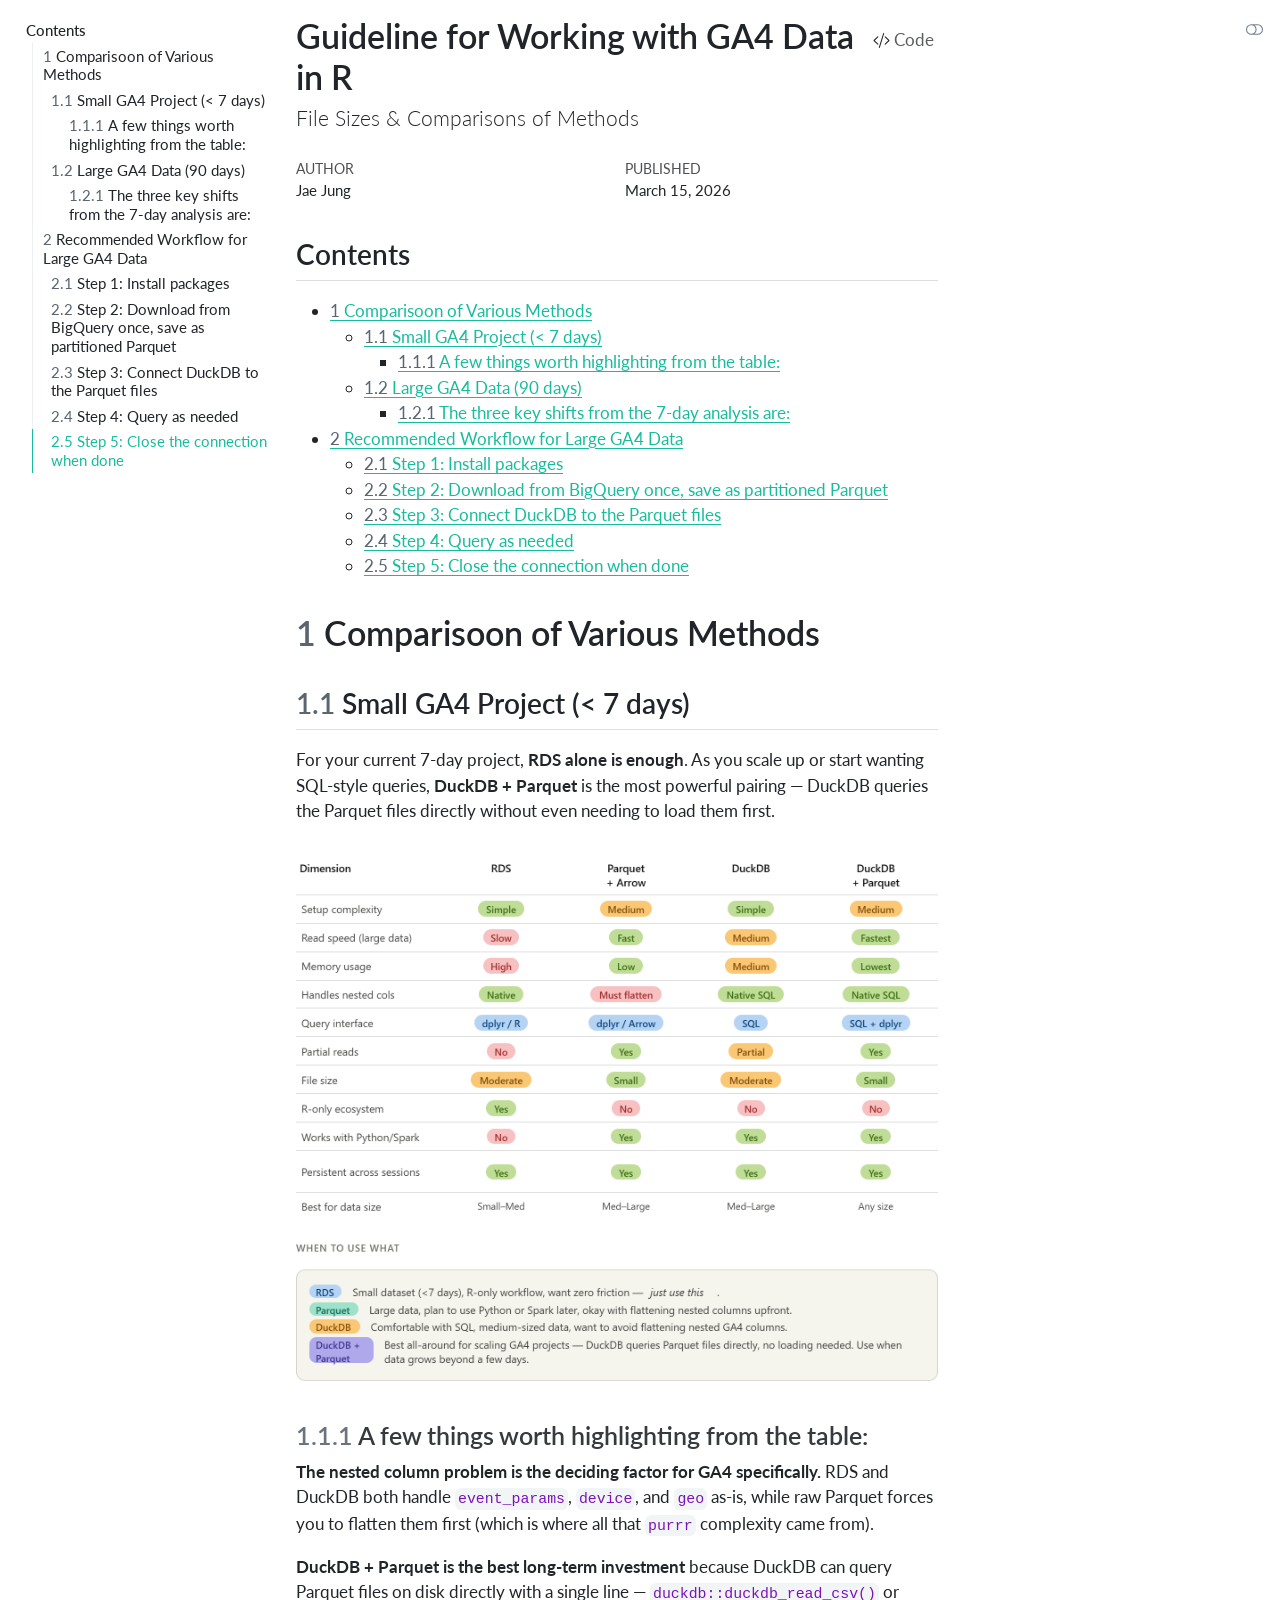
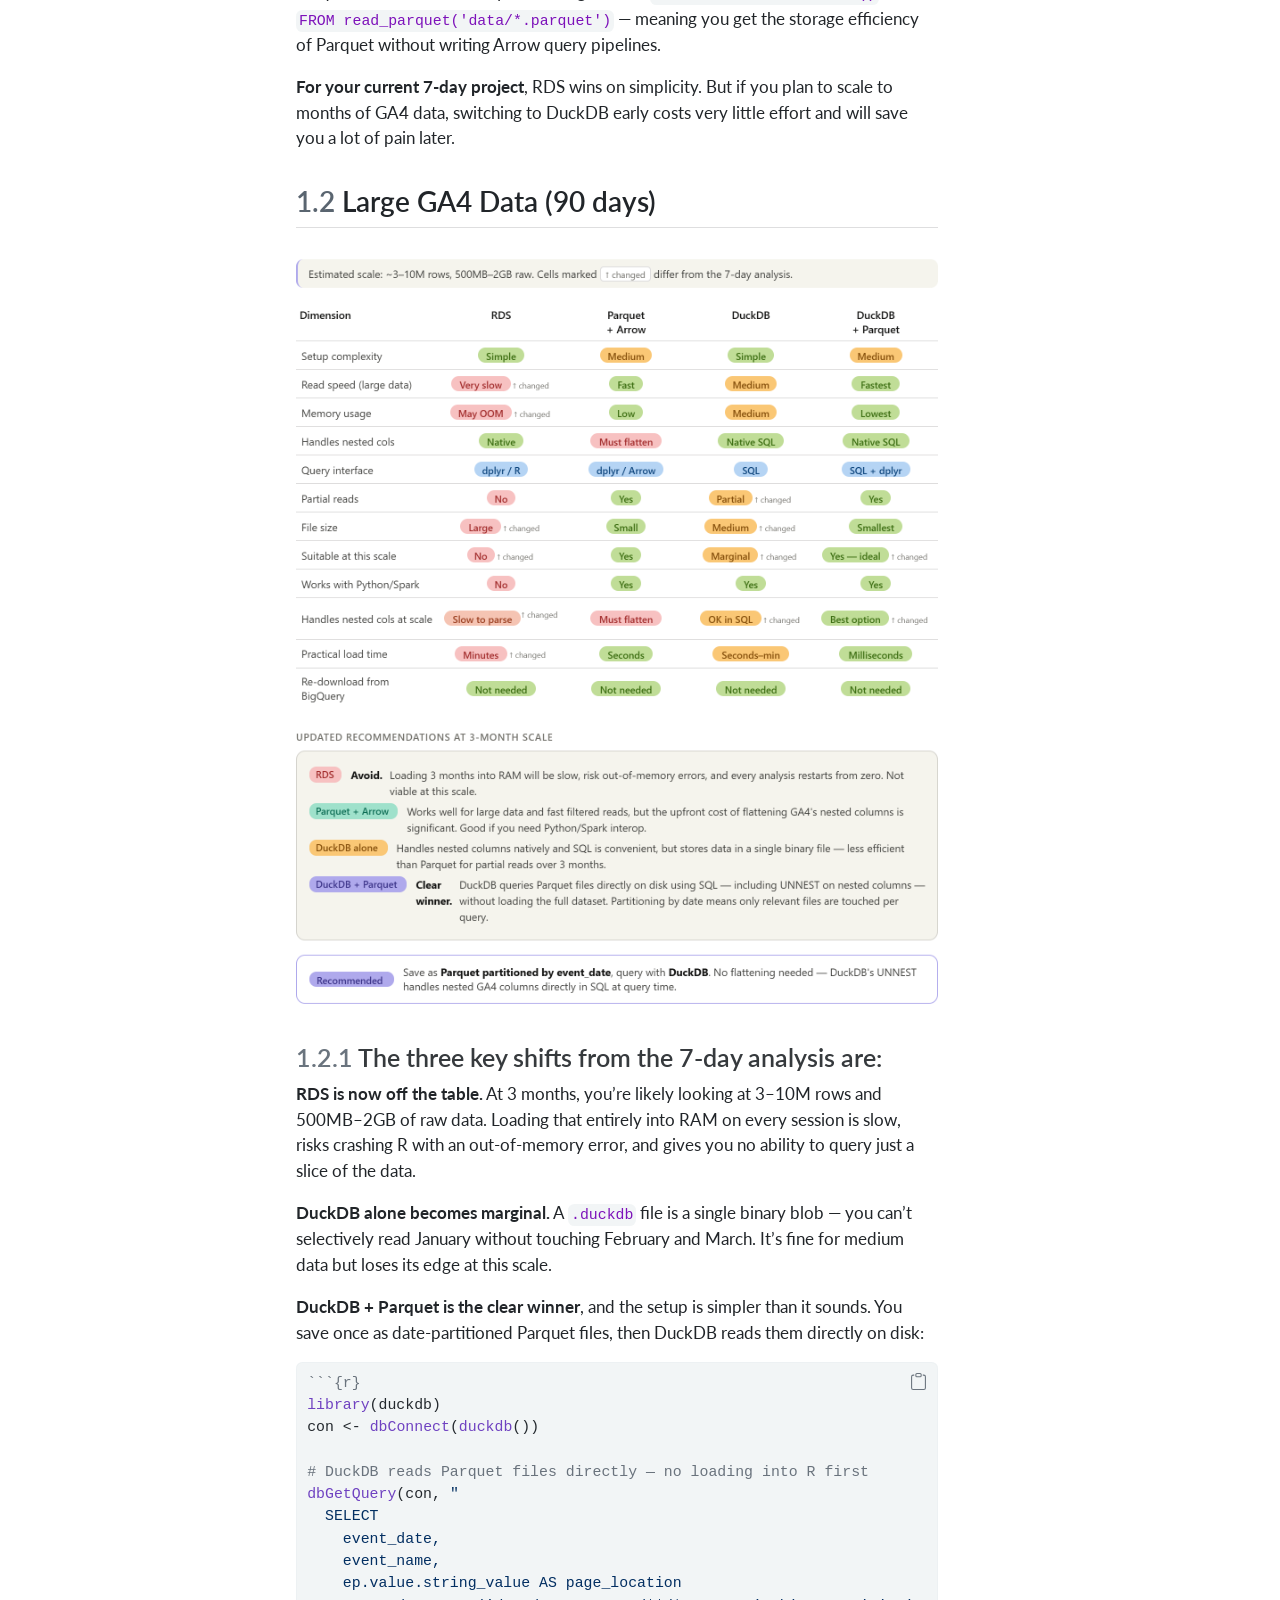
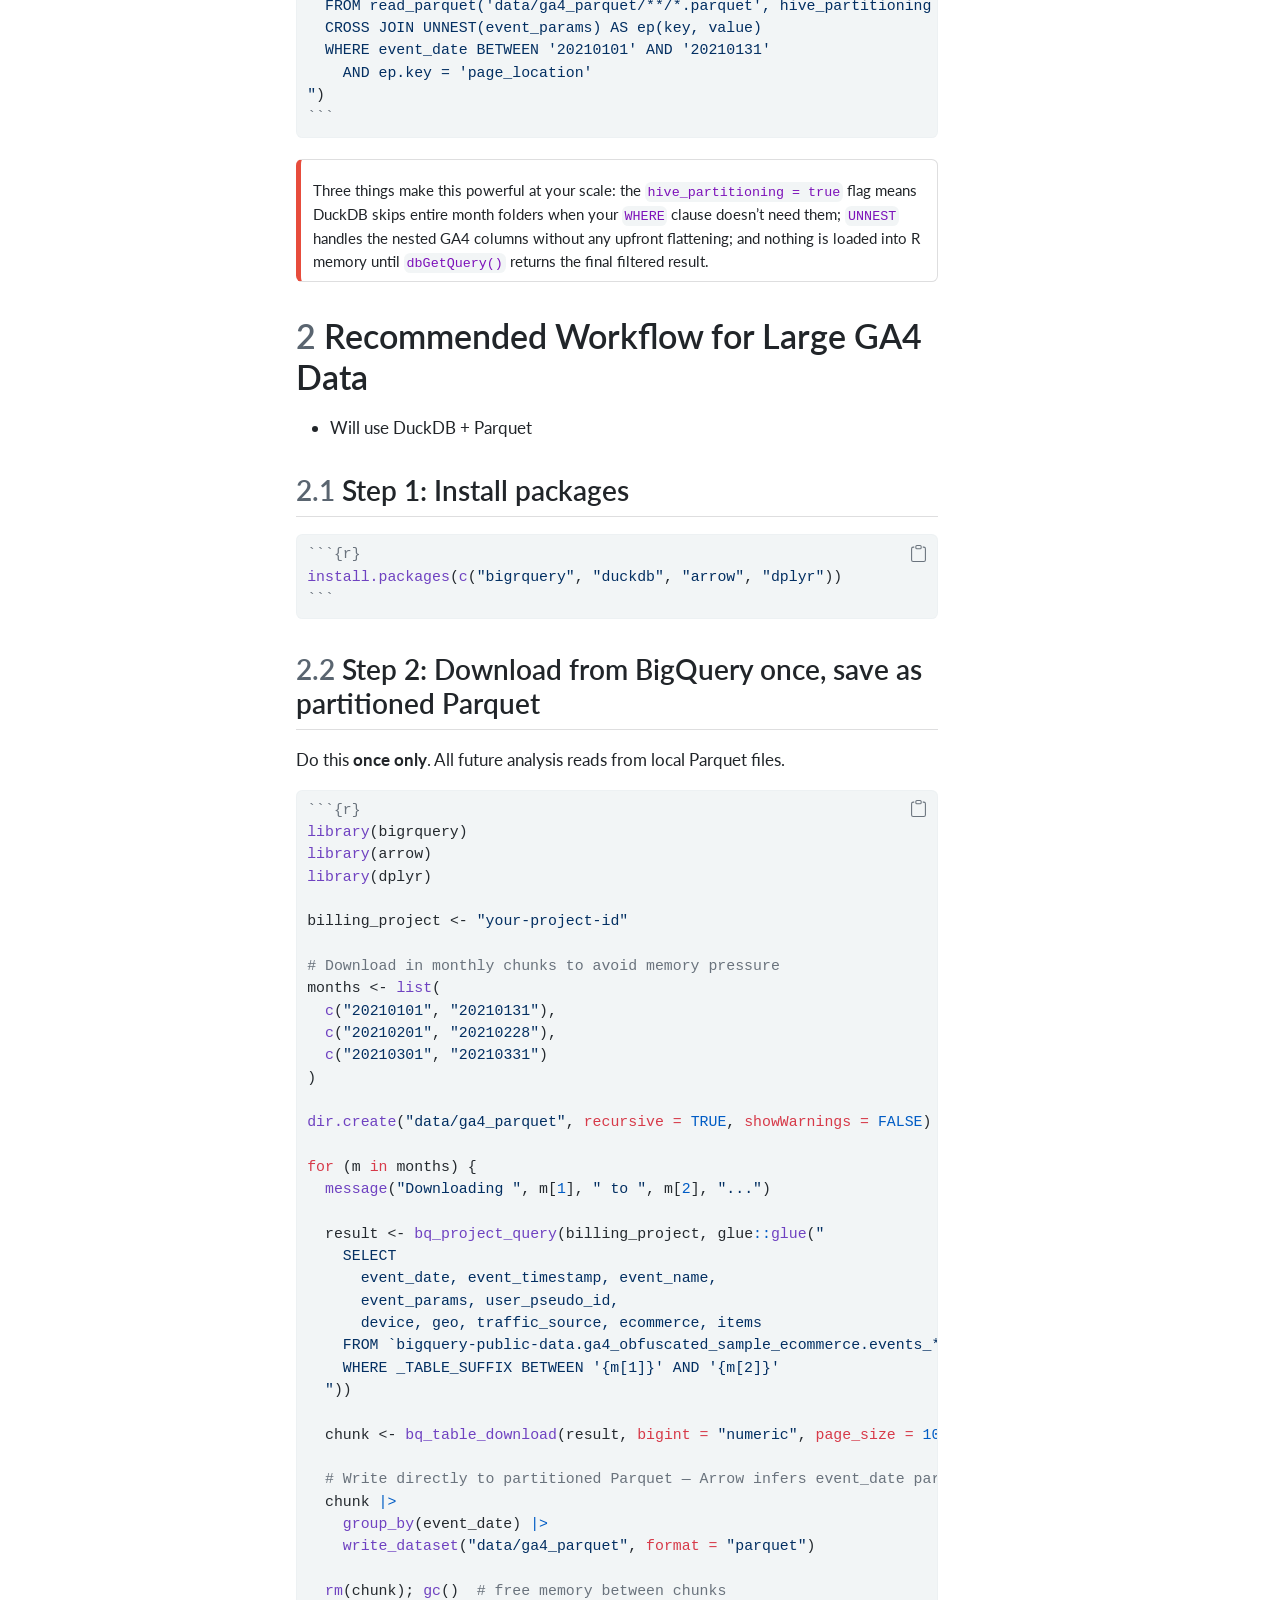
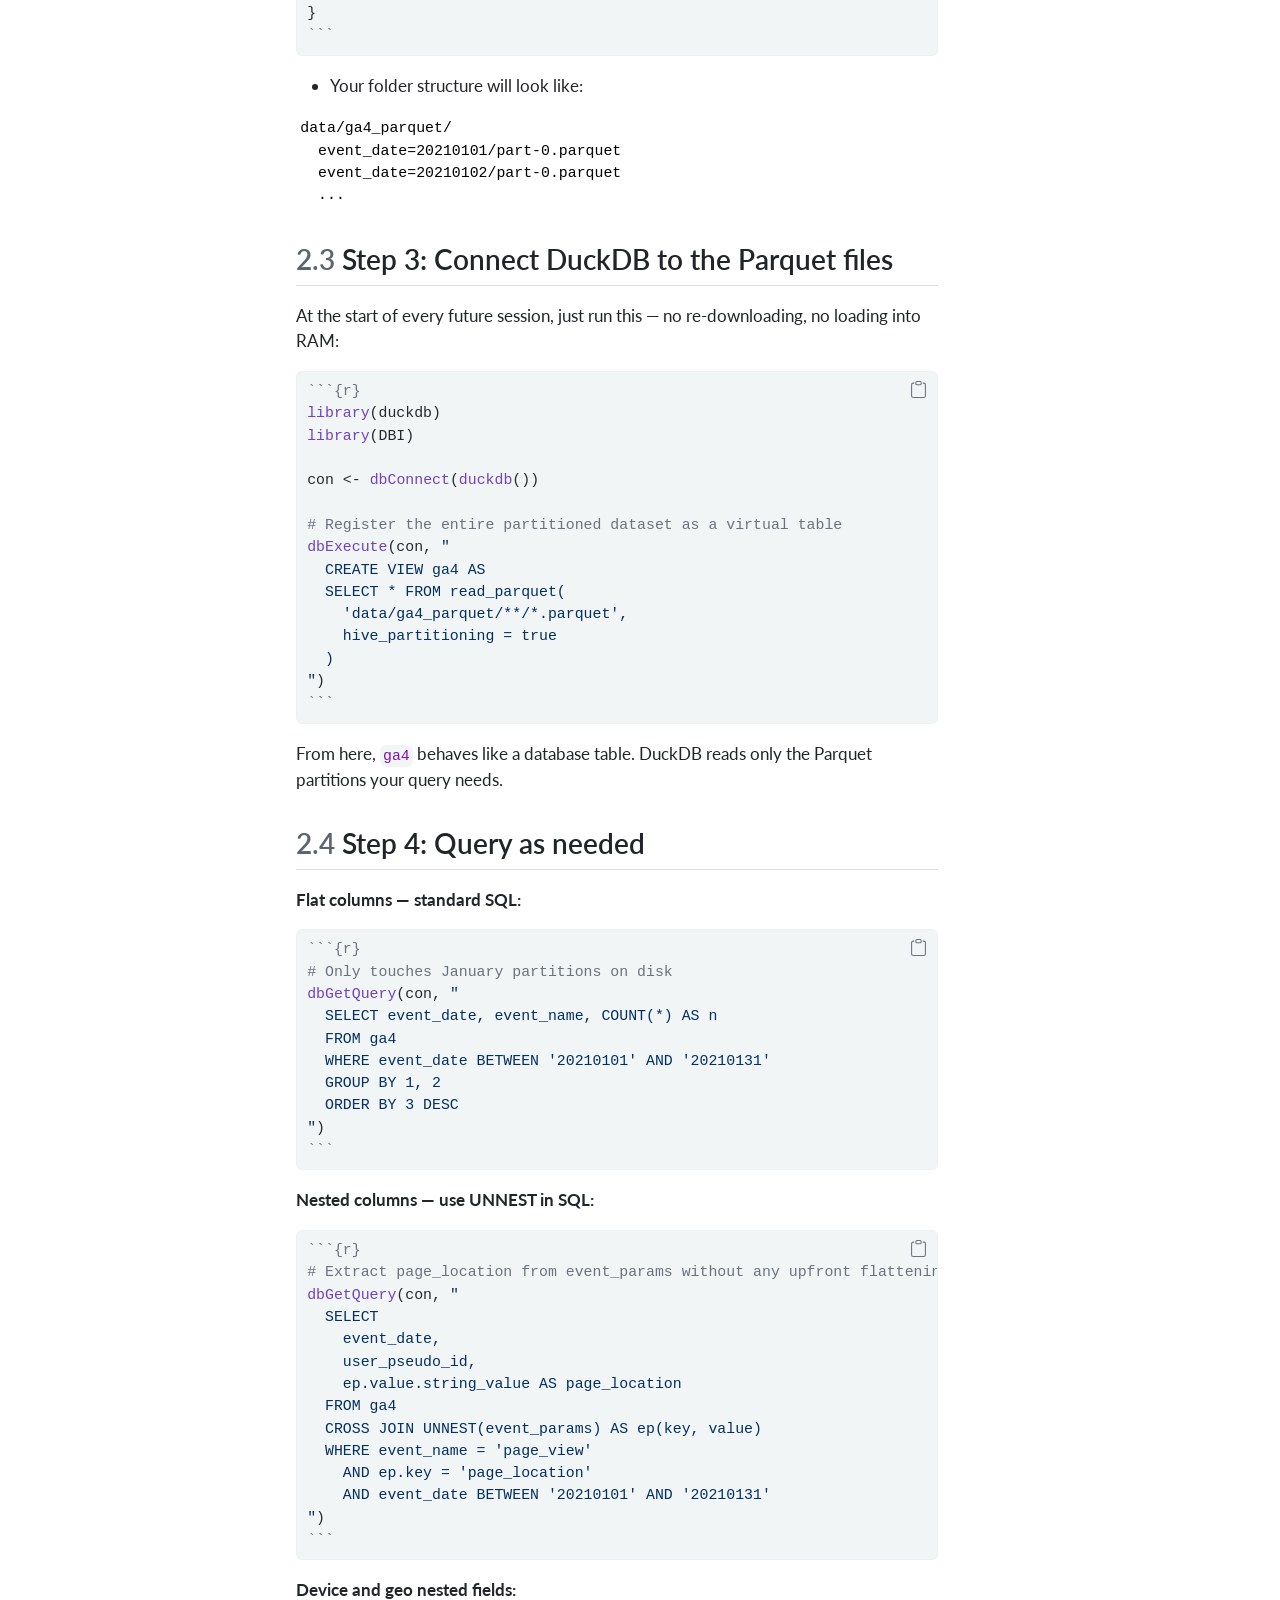
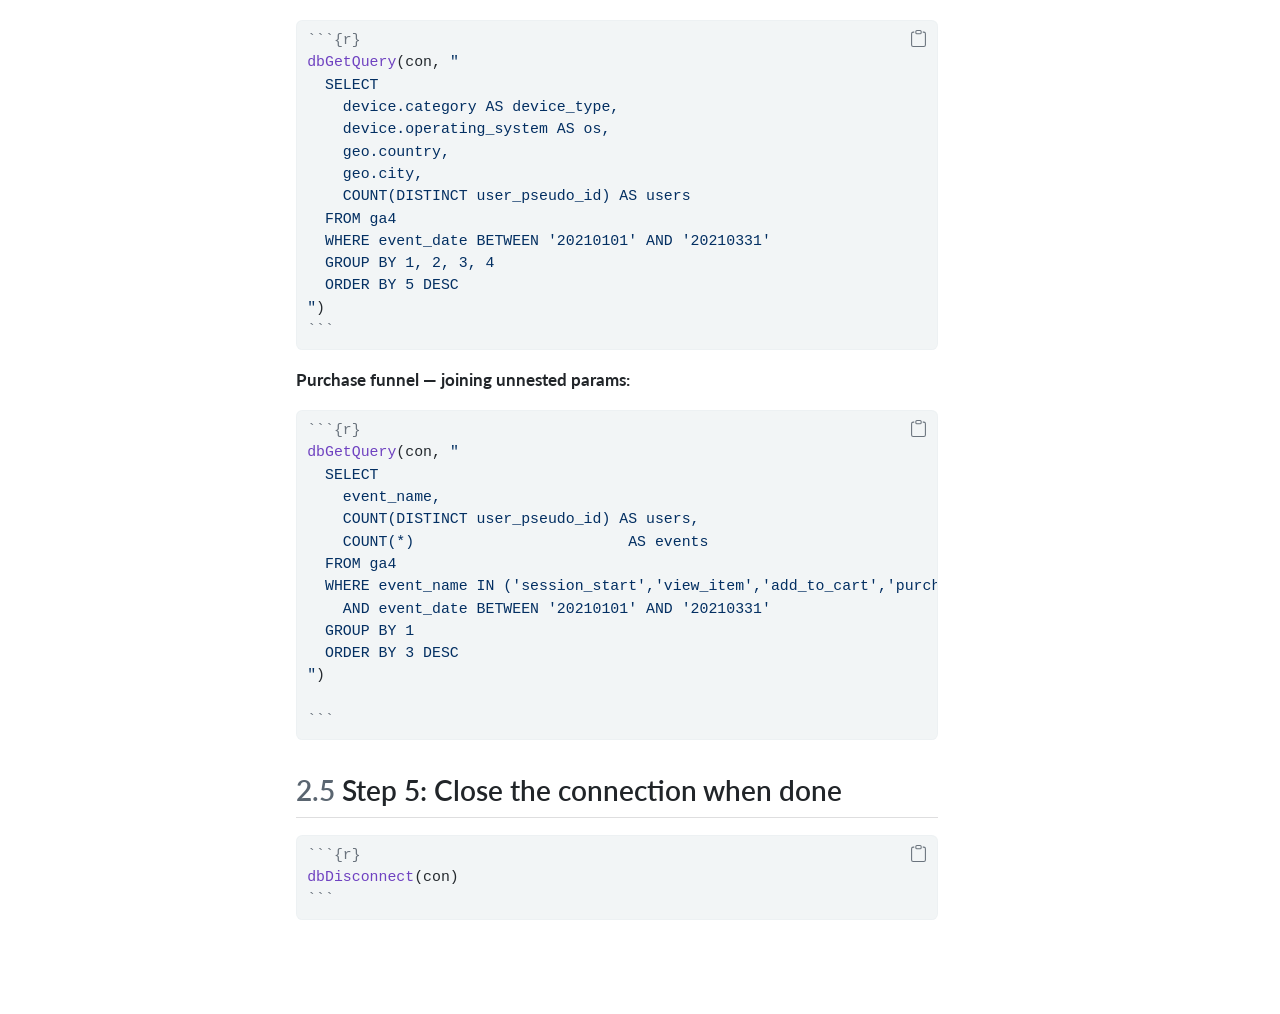
<file: Ga4-R-Methods-Guide.html>
<!DOCTYPE html>
<html xmlns="http://www.w3.org/1999/xhtml" lang="en" xml:lang="en"><head>

<meta charset="utf-8">
<meta name="generator" content="quarto-1.8.26">

<meta name="viewport" content="width=device-width, initial-scale=1.0, user-scalable=yes">

<meta name="author" content="Jae Jung">
<meta name="dcterms.date" content="2026-03-15">

<title>Guideline for Working with GA4 Data in R</title>
<style>
code{white-space: pre-wrap;}
span.smallcaps{font-variant: small-caps;}
div.columns{display: flex; gap: min(4vw, 1.5em);}
div.column{flex: auto; overflow-x: auto;}
div.hanging-indent{margin-left: 1.5em; text-indent: -1.5em;}
ul.task-list{list-style: none;}
ul.task-list li input[type="checkbox"] {
  width: 0.8em;
  margin: 0 0.8em 0.2em -1em; /* quarto-specific, see https://github.com/quarto-dev/quarto-cli/issues/4556 */ 
  vertical-align: middle;
}
/* CSS for syntax highlighting */
html { -webkit-text-size-adjust: 100%; }
pre > code.sourceCode { white-space: pre; position: relative; }
pre > code.sourceCode > span { display: inline-block; line-height: 1.25; }
pre > code.sourceCode > span:empty { height: 1.2em; }
.sourceCode { overflow: visible; }
code.sourceCode > span { color: inherit; text-decoration: inherit; }
div.sourceCode { margin: 1em 0; }
pre.sourceCode { margin: 0; }
@media screen {
div.sourceCode { overflow: auto; }
}
@media print {
pre > code.sourceCode { white-space: pre-wrap; }
pre > code.sourceCode > span { text-indent: -5em; padding-left: 5em; }
}
pre.numberSource code
  { counter-reset: source-line 0; }
pre.numberSource code > span
  { position: relative; left: -4em; counter-increment: source-line; }
pre.numberSource code > span > a:first-child::before
  { content: counter(source-line);
    position: relative; left: -1em; text-align: right; vertical-align: baseline;
    border: none; display: inline-block;
    -webkit-touch-callout: none; -webkit-user-select: none;
    -khtml-user-select: none; -moz-user-select: none;
    -ms-user-select: none; user-select: none;
    padding: 0 4px; width: 4em;
  }
pre.numberSource { margin-left: 3em;  padding-left: 4px; }
div.sourceCode
  {   }
@media screen {
pre > code.sourceCode > span > a:first-child::before { text-decoration: underline; }
}
</style>


<script src="Ga4-R-Methods-Guide_files/libs/clipboard/clipboard.min.js"></script>
<script src="Ga4-R-Methods-Guide_files/libs/quarto-html/quarto.js" type="module"></script>
<script src="Ga4-R-Methods-Guide_files/libs/quarto-html/tabsets/tabsets.js" type="module"></script>
<script src="Ga4-R-Methods-Guide_files/libs/quarto-html/axe/axe-check.js" type="module"></script>
<script src="Ga4-R-Methods-Guide_files/libs/quarto-html/popper.min.js"></script>
<script src="Ga4-R-Methods-Guide_files/libs/quarto-html/tippy.umd.min.js"></script>
<script src="Ga4-R-Methods-Guide_files/libs/quarto-html/anchor.min.js"></script>
<link href="Ga4-R-Methods-Guide_files/libs/quarto-html/tippy.css" rel="stylesheet">
<link href="Ga4-R-Methods-Guide_files/libs/quarto-html/quarto-syntax-highlighting-597958c53c93a607afca12fd375c57ed.css" rel="stylesheet" class="quarto-color-scheme" id="quarto-text-highlighting-styles">
<link href="Ga4-R-Methods-Guide_files/libs/quarto-html/quarto-syntax-highlighting-dark-7ac2f9da8c2617a4fdd15004b4601015.css" rel="stylesheet" class="quarto-color-scheme quarto-color-alternate" id="quarto-text-highlighting-styles">
<link href="Ga4-R-Methods-Guide_files/libs/quarto-html/quarto-syntax-highlighting-597958c53c93a607afca12fd375c57ed.css" rel="stylesheet" class="quarto-color-scheme-extra" id="quarto-text-highlighting-styles">
<script src="Ga4-R-Methods-Guide_files/libs/bootstrap/bootstrap.min.js"></script>
<link href="Ga4-R-Methods-Guide_files/libs/bootstrap/bootstrap-icons.css" rel="stylesheet">
<link href="Ga4-R-Methods-Guide_files/libs/bootstrap/bootstrap-93bd302c7bee18255696357b8d142e01.min.css" rel="stylesheet" append-hash="true" class="quarto-color-scheme" id="quarto-bootstrap" data-mode="light">
<link href="Ga4-R-Methods-Guide_files/libs/bootstrap/bootstrap-dark-b840b8a52c303891bcbb8513a158ebf5.min.css" rel="stylesheet" append-hash="true" class="quarto-color-scheme quarto-color-alternate" id="quarto-bootstrap" data-mode="dark">
<link href="Ga4-R-Methods-Guide_files/libs/bootstrap/bootstrap-93bd302c7bee18255696357b8d142e01.min.css" rel="stylesheet" append-hash="true" class="quarto-color-scheme-extra" id="quarto-bootstrap" data-mode="light">
<style>html{ scroll-behavior: smooth; }</style>


</head>

<body class="quarto-light"><script id="quarto-html-before-body" type="application/javascript">
    const toggleBodyColorMode = (bsSheetEl) => {
      const mode = bsSheetEl.getAttribute("data-mode");
      const bodyEl = window.document.querySelector("body");
      if (mode === "dark") {
        bodyEl.classList.add("quarto-dark");
        bodyEl.classList.remove("quarto-light");
      } else {
        bodyEl.classList.add("quarto-light");
        bodyEl.classList.remove("quarto-dark");
      }
    }
    const toggleBodyColorPrimary = () => {
      const bsSheetEl = window.document.querySelector("link#quarto-bootstrap:not([rel=disabled-stylesheet])");
      if (bsSheetEl) {
        toggleBodyColorMode(bsSheetEl);
      }
    }
    const setColorSchemeToggle = (alternate) => {
      const toggles = window.document.querySelectorAll('.quarto-color-scheme-toggle');
      for (let i=0; i < toggles.length; i++) {
        const toggle = toggles[i];
        if (toggle) {
          if (alternate) {
            toggle.classList.add("alternate");
          } else {
            toggle.classList.remove("alternate");
          }
        }
      }
    };
    const toggleColorMode = (alternate) => {
      // Switch the stylesheets
      const primaryStylesheets = window.document.querySelectorAll('link.quarto-color-scheme:not(.quarto-color-alternate)');
      const alternateStylesheets = window.document.querySelectorAll('link.quarto-color-scheme.quarto-color-alternate');
      manageTransitions('#quarto-margin-sidebar .nav-link', false);
      if (alternate) {
        // note: dark is layered on light, we don't disable primary!
        enableStylesheet(alternateStylesheets);
        for (const sheetNode of alternateStylesheets) {
          if (sheetNode.id === "quarto-bootstrap") {
            toggleBodyColorMode(sheetNode);
          }
        }
      } else {
        disableStylesheet(alternateStylesheets);
        enableStylesheet(primaryStylesheets)
        toggleBodyColorPrimary();
      }
      manageTransitions('#quarto-margin-sidebar .nav-link', true);
      // Switch the toggles
      setColorSchemeToggle(alternate)
      // Hack to workaround the fact that safari doesn't
      // properly recolor the scrollbar when toggling (#1455)
      if (navigator.userAgent.indexOf('Safari') > 0 && navigator.userAgent.indexOf('Chrome') == -1) {
        manageTransitions("body", false);
        window.scrollTo(0, 1);
        setTimeout(() => {
          window.scrollTo(0, 0);
          manageTransitions("body", true);
        }, 40);
      }
    }
    const disableStylesheet = (stylesheets) => {
      for (let i=0; i < stylesheets.length; i++) {
        const stylesheet = stylesheets[i];
        stylesheet.rel = 'disabled-stylesheet';
      }
    }
    const enableStylesheet = (stylesheets) => {
      for (let i=0; i < stylesheets.length; i++) {
        const stylesheet = stylesheets[i];
        if(stylesheet.rel !== 'stylesheet') { // for Chrome, which will still FOUC without this check
          stylesheet.rel = 'stylesheet';
        }
      }
    }
    const manageTransitions = (selector, allowTransitions) => {
      const els = window.document.querySelectorAll(selector);
      for (let i=0; i < els.length; i++) {
        const el = els[i];
        if (allowTransitions) {
          el.classList.remove('notransition');
        } else {
          el.classList.add('notransition');
        }
      }
    }
    const isFileUrl = () => {
      return window.location.protocol === 'file:';
    }
    const hasAlternateSentinel = () => {
      let styleSentinel = getColorSchemeSentinel();
      if (styleSentinel !== null) {
        return styleSentinel === "alternate";
      } else {
        return false;
      }
    }
    const setStyleSentinel = (alternate) => {
      const value = alternate ? "alternate" : "default";
      if (!isFileUrl()) {
        window.localStorage.setItem("quarto-color-scheme", value);
      } else {
        localAlternateSentinel = value;
      }
    }
    const getColorSchemeSentinel = () => {
      if (!isFileUrl()) {
        const storageValue = window.localStorage.getItem("quarto-color-scheme");
        return storageValue != null ? storageValue : localAlternateSentinel;
      } else {
        return localAlternateSentinel;
      }
    }
    const toggleGiscusIfUsed = (isAlternate, darkModeDefault) => {
      const baseTheme = document.querySelector('#giscus-base-theme')?.value ?? 'light';
      const alternateTheme = document.querySelector('#giscus-alt-theme')?.value ?? 'dark';
      let newTheme = '';
      if(authorPrefersDark) {
        newTheme = isAlternate ? baseTheme : alternateTheme;
      } else {
        newTheme = isAlternate ? alternateTheme : baseTheme;
      }
      const changeGiscusTheme = () => {
        // From: https://github.com/giscus/giscus/issues/336
        const sendMessage = (message) => {
          const iframe = document.querySelector('iframe.giscus-frame');
          if (!iframe) return;
          iframe.contentWindow.postMessage({ giscus: message }, 'https://giscus.app');
        }
        sendMessage({
          setConfig: {
            theme: newTheme
          }
        });
      }
      const isGiscussLoaded = window.document.querySelector('iframe.giscus-frame') !== null;
      if (isGiscussLoaded) {
        changeGiscusTheme();
      }
    };
    const authorPrefersDark = false;
    const darkModeDefault = authorPrefersDark;
      document.querySelector('link#quarto-text-highlighting-styles.quarto-color-scheme-extra').rel = 'disabled-stylesheet';
      document.querySelector('link#quarto-bootstrap.quarto-color-scheme-extra').rel = 'disabled-stylesheet';
    let localAlternateSentinel = darkModeDefault ? 'alternate' : 'default';
    // Dark / light mode switch
    window.quartoToggleColorScheme = () => {
      // Read the current dark / light value
      let toAlternate = !hasAlternateSentinel();
      toggleColorMode(toAlternate);
      setStyleSentinel(toAlternate);
      toggleGiscusIfUsed(toAlternate, darkModeDefault);
      window.dispatchEvent(new Event('resize'));
    };
    // Switch to dark mode if need be
    if (hasAlternateSentinel()) {
      toggleColorMode(true);
    } else {
      toggleColorMode(false);
    }
  </script>

<div id="quarto-content" class="page-columns page-rows-contents page-layout-article toc-left">
<div id="quarto-sidebar-toc-left" class="sidebar toc-left">
  <nav id="TOC" role="doc-toc" class="toc-active" data-toc-expanded="99">
    <h2 id="toc-title">Contents</h2>
   
  <ul>
  <li><a href="#comparisoon-of-various-methods" id="toc-comparisoon-of-various-methods" class="nav-link active" data-scroll-target="#comparisoon-of-various-methods"><span class="header-section-number">1</span> Comparisoon of Various Methods</a>
  <ul class="collapse">
  <li><a href="#small-ga4-project-7-days" id="toc-small-ga4-project-7-days" class="nav-link" data-scroll-target="#small-ga4-project-7-days"><span class="header-section-number">1.1</span> Small GA4 Project (&lt; 7 days)</a>
  <ul class="collapse">
  <li><a href="#a-few-things-worth-highlighting-from-the-table" id="toc-a-few-things-worth-highlighting-from-the-table" class="nav-link" data-scroll-target="#a-few-things-worth-highlighting-from-the-table"><span class="header-section-number">1.1.1</span> A few things worth highlighting from the table:</a></li>
  </ul></li>
  <li><a href="#large-ga4-data-90-days" id="toc-large-ga4-data-90-days" class="nav-link" data-scroll-target="#large-ga4-data-90-days"><span class="header-section-number">1.2</span> Large GA4 Data (90 days)</a>
  <ul class="collapse">
  <li><a href="#the-three-key-shifts-from-the-7-day-analysis-are" id="toc-the-three-key-shifts-from-the-7-day-analysis-are" class="nav-link" data-scroll-target="#the-three-key-shifts-from-the-7-day-analysis-are"><span class="header-section-number">1.2.1</span> The three key shifts from the 7-day analysis are:</a></li>
  </ul></li>
  </ul></li>
  <li><a href="#recommended-workflow-for-large-ga4-data" id="toc-recommended-workflow-for-large-ga4-data" class="nav-link" data-scroll-target="#recommended-workflow-for-large-ga4-data"><span class="header-section-number">2</span> Recommended Workflow for Large GA4 Data</a>
  <ul class="collapse">
  <li><a href="#step-1-install-packages" id="toc-step-1-install-packages" class="nav-link" data-scroll-target="#step-1-install-packages"><span class="header-section-number">2.1</span> Step 1: Install packages</a></li>
  <li><a href="#step-2-download-from-bigquery-once-save-as-partitioned-parquet" id="toc-step-2-download-from-bigquery-once-save-as-partitioned-parquet" class="nav-link" data-scroll-target="#step-2-download-from-bigquery-once-save-as-partitioned-parquet"><span class="header-section-number">2.2</span> Step 2: Download from BigQuery once, save as partitioned Parquet</a></li>
  <li><a href="#step-3-connect-duckdb-to-the-parquet-files" id="toc-step-3-connect-duckdb-to-the-parquet-files" class="nav-link" data-scroll-target="#step-3-connect-duckdb-to-the-parquet-files"><span class="header-section-number">2.3</span> Step 3: Connect DuckDB to the Parquet files</a></li>
  <li><a href="#step-4-query-as-needed" id="toc-step-4-query-as-needed" class="nav-link" data-scroll-target="#step-4-query-as-needed"><span class="header-section-number">2.4</span> Step 4: Query as needed</a></li>
  <li><a href="#step-5-close-the-connection-when-done" id="toc-step-5-close-the-connection-when-done" class="nav-link" data-scroll-target="#step-5-close-the-connection-when-done"><span class="header-section-number">2.5</span> Step 5: Close the connection when done</a></li>
  </ul></li>
  </ul>
</nav>
</div>
<div id="quarto-margin-sidebar" class="sidebar margin-sidebar zindex-bottom">
</div>
<main class="content" id="quarto-document-content">


<header id="title-block-header" class="quarto-title-block default">
<div class="quarto-title">
<div class="quarto-title-block"><div><h1 class="title">Guideline for Working with GA4 Data in R</h1><button type="button" class="btn code-tools-button" id="quarto-code-tools-source"><i class="bi"></i> Code</button></div></div>
<p class="subtitle lead">File Sizes &amp; Comparisons of Methods</p>
</div>



<div class="quarto-title-meta">

    <div>
    <div class="quarto-title-meta-heading">Author</div>
    <div class="quarto-title-meta-contents">
             <p>Jae Jung </p>
          </div>
  </div>
    
    <div>
    <div class="quarto-title-meta-heading">Published</div>
    <div class="quarto-title-meta-contents">
      <p class="date">March 15, 2026</p>
    </div>
  </div>
  
    
  </div>
  


</header>

<nav id="TOC-body" role="doc-toc">
    <h2 id="toc-title">Contents</h2>
   
  <ul>
  <li><a href="#comparisoon-of-various-methods" id="toc-comparisoon-of-various-methods"><span class="header-section-number">1</span> Comparisoon of Various Methods</a>
  <ul>
  <li><a href="#small-ga4-project-7-days" id="toc-small-ga4-project-7-days"><span class="header-section-number">1.1</span> Small GA4 Project (&lt; 7 days)</a>
  <ul>
  <li><a href="#a-few-things-worth-highlighting-from-the-table" id="toc-a-few-things-worth-highlighting-from-the-table"><span class="header-section-number">1.1.1</span> A few things worth highlighting from the table:</a></li>
  </ul></li>
  <li><a href="#large-ga4-data-90-days" id="toc-large-ga4-data-90-days"><span class="header-section-number">1.2</span> Large GA4 Data (90 days)</a>
  <ul>
  <li><a href="#the-three-key-shifts-from-the-7-day-analysis-are" id="toc-the-three-key-shifts-from-the-7-day-analysis-are"><span class="header-section-number">1.2.1</span> The three key shifts from the 7-day analysis are:</a></li>
  </ul></li>
  </ul></li>
  <li><a href="#recommended-workflow-for-large-ga4-data" id="toc-recommended-workflow-for-large-ga4-data"><span class="header-section-number">2</span> Recommended Workflow for Large GA4 Data</a>
  <ul>
  <li><a href="#step-1-install-packages" id="toc-step-1-install-packages"><span class="header-section-number">2.1</span> Step 1: Install packages</a></li>
  <li><a href="#step-2-download-from-bigquery-once-save-as-partitioned-parquet" id="toc-step-2-download-from-bigquery-once-save-as-partitioned-parquet"><span class="header-section-number">2.2</span> Step 2: Download from BigQuery once, save as partitioned Parquet</a></li>
  <li><a href="#step-3-connect-duckdb-to-the-parquet-files" id="toc-step-3-connect-duckdb-to-the-parquet-files"><span class="header-section-number">2.3</span> Step 3: Connect DuckDB to the Parquet files</a></li>
  <li><a href="#step-4-query-as-needed" id="toc-step-4-query-as-needed"><span class="header-section-number">2.4</span> Step 4: Query as needed</a></li>
  <li><a href="#step-5-close-the-connection-when-done" id="toc-step-5-close-the-connection-when-done"><span class="header-section-number">2.5</span> Step 5: Close the connection when done</a></li>
  </ul></li>
  </ul>
</nav>
<section id="comparisoon-of-various-methods" class="level1" data-number="1">
<h1 data-number="1"><span class="header-section-number">1</span> Comparisoon of Various Methods</h1>
<section id="small-ga4-project-7-days" class="level2" data-number="1.1">
<h2 data-number="1.1" class="anchored" data-anchor-id="small-ga4-project-7-days"><span class="header-section-number">1.1</span> Small GA4 Project (&lt; 7 days)</h2>
<p>For your current 7-day project, <strong>RDS alone is enough</strong>. As you scale up or start wanting SQL-style queries, <strong>DuckDB + Parquet</strong> is the most powerful pairing — DuckDB queries the Parquet files directly without even needing to load them first.</p>
<p><img src="images/paste-2.png" class="img-fluid"></p>
<section id="a-few-things-worth-highlighting-from-the-table" class="level3" data-number="1.1.1">
<h3 data-number="1.1.1" class="anchored" data-anchor-id="a-few-things-worth-highlighting-from-the-table"><span class="header-section-number">1.1.1</span> A few things worth highlighting from the table:</h3>
<p><strong>The nested column problem is the deciding factor for GA4 specifically.</strong> RDS and DuckDB both handle <code>event_params</code>, <code>device</code>, and <code>geo</code> as-is, while raw Parquet forces you to flatten them first (which is where all that <code>purrr</code> complexity came from).</p>
<p><strong>DuckDB + Parquet is the best long-term investment</strong> because DuckDB can query Parquet files on disk directly with a single line — <code>duckdb::duckdb_read_csv()</code> or <code>FROM read_parquet('data/*.parquet')</code> — meaning you get the storage efficiency of Parquet without writing Arrow query pipelines.</p>
<p><strong>For your current 7-day project</strong>, RDS wins on simplicity. But if you plan to scale to months of GA4 data, switching to DuckDB early costs very little effort and will save you a lot of pain later.</p>
</section>
</section>
<section id="large-ga4-data-90-days" class="level2" data-number="1.2">
<h2 data-number="1.2" class="anchored" data-anchor-id="large-ga4-data-90-days"><span class="header-section-number">1.2</span> Large GA4 Data (90 days)</h2>
<p><img src="images/paste-3.png" class="img-fluid"></p>
<section id="the-three-key-shifts-from-the-7-day-analysis-are" class="level3" data-number="1.2.1">
<h3 data-number="1.2.1" class="anchored" data-anchor-id="the-three-key-shifts-from-the-7-day-analysis-are"><span class="header-section-number">1.2.1</span> The three key shifts from the 7-day analysis are:</h3>
<p><strong>RDS is now off the table.</strong> At 3 months, you’re likely looking at 3–10M rows and 500MB–2GB of raw data. Loading that entirely into RAM on every session is slow, risks crashing R with an out-of-memory error, and gives you no ability to query just a slice of the data.</p>
<p><strong>DuckDB alone becomes marginal.</strong> A <code>.duckdb</code> file is a single binary blob — you can’t selectively read January without touching February and March. It’s fine for medium data but loses its edge at this scale.</p>
<p><strong>DuckDB + Parquet is the clear winner</strong>, and the setup is simpler than it sounds. You save once as date-partitioned Parquet files, then DuckDB reads them directly on disk:</p>
<div class="code-copy-outer-scaffold"><div class="sourceCode" id="cb1"><pre class="sourceCode markdown code-with-copy"><code class="sourceCode markdown"><span id="cb1-1"><a href="#cb1-1" aria-hidden="true" tabindex="-1"></a><span class="in">```{r}</span></span>
<span id="cb1-2"><a href="#cb1-2" aria-hidden="true" tabindex="-1"></a><span class="fu">library</span>(duckdb)</span>
<span id="cb1-3"><a href="#cb1-3" aria-hidden="true" tabindex="-1"></a>con <span class="ot">&lt;-</span> <span class="fu">dbConnect</span>(<span class="fu">duckdb</span>())</span>
<span id="cb1-4"><a href="#cb1-4" aria-hidden="true" tabindex="-1"></a></span>
<span id="cb1-5"><a href="#cb1-5" aria-hidden="true" tabindex="-1"></a><span class="co"># DuckDB reads Parquet files directly — no loading into R first</span></span>
<span id="cb1-6"><a href="#cb1-6" aria-hidden="true" tabindex="-1"></a><span class="fu">dbGetQuery</span>(con, <span class="st">"</span></span>
<span id="cb1-7"><a href="#cb1-7" aria-hidden="true" tabindex="-1"></a><span class="st">  SELECT</span></span>
<span id="cb1-8"><a href="#cb1-8" aria-hidden="true" tabindex="-1"></a><span class="st">    event_date,</span></span>
<span id="cb1-9"><a href="#cb1-9" aria-hidden="true" tabindex="-1"></a><span class="st">    event_name,</span></span>
<span id="cb1-10"><a href="#cb1-10" aria-hidden="true" tabindex="-1"></a><span class="st">    ep.value.string_value AS page_location</span></span>
<span id="cb1-11"><a href="#cb1-11" aria-hidden="true" tabindex="-1"></a><span class="st">  FROM read_parquet('data/ga4_parquet/**/*.parquet', hive_partitioning = true)</span></span>
<span id="cb1-12"><a href="#cb1-12" aria-hidden="true" tabindex="-1"></a><span class="st">  CROSS JOIN UNNEST(event_params) AS ep(key, value)</span></span>
<span id="cb1-13"><a href="#cb1-13" aria-hidden="true" tabindex="-1"></a><span class="st">  WHERE event_date BETWEEN '20210101' AND '20210131'</span></span>
<span id="cb1-14"><a href="#cb1-14" aria-hidden="true" tabindex="-1"></a><span class="st">    AND ep.key = 'page_location'</span></span>
<span id="cb1-15"><a href="#cb1-15" aria-hidden="true" tabindex="-1"></a><span class="st">"</span>)</span>
<span id="cb1-16"><a href="#cb1-16" aria-hidden="true" tabindex="-1"></a><span class="in">```</span></span></code></pre></div><button title="Copy to Clipboard" class="code-copy-button"><i class="bi"></i></button></div>
<div class="callout callout-style-simple callout-important no-icon">
<div class="callout-body d-flex">
<div class="callout-icon-container">
<i class="callout-icon no-icon"></i>
</div>
<div class="callout-body-container">
<p>Three things make this powerful at your scale: the <code>hive_partitioning = true</code> flag means DuckDB skips entire month folders when your <code>WHERE</code> clause doesn’t need them; <code>UNNEST</code> handles the nested GA4 columns without any upfront flattening; and nothing is loaded into R memory until <code>dbGetQuery()</code> returns the final filtered result.</p>
</div>
</div>
</div>
</section>
</section>
</section>
<section id="recommended-workflow-for-large-ga4-data" class="level1" data-number="2">
<h1 data-number="2"><span class="header-section-number">2</span> Recommended Workflow for Large GA4 Data</h1>
<ul>
<li>Will use DuckDB + Parquet</li>
</ul>
<section id="step-1-install-packages" class="level2" data-number="2.1">
<h2 data-number="2.1" class="anchored" data-anchor-id="step-1-install-packages"><span class="header-section-number">2.1</span> Step 1: Install packages</h2>
<div class="code-copy-outer-scaffold"><div class="sourceCode" id="cb2"><pre class="sourceCode markdown code-with-copy"><code class="sourceCode markdown"><span id="cb2-1"><a href="#cb2-1" aria-hidden="true" tabindex="-1"></a><span class="in">```{r}</span></span>
<span id="cb2-2"><a href="#cb2-2" aria-hidden="true" tabindex="-1"></a><span class="fu">install.packages</span>(<span class="fu">c</span>(<span class="st">"bigrquery"</span>, <span class="st">"duckdb"</span>, <span class="st">"arrow"</span>, <span class="st">"dplyr"</span>))</span>
<span id="cb2-3"><a href="#cb2-3" aria-hidden="true" tabindex="-1"></a><span class="in">```</span></span></code></pre></div><button title="Copy to Clipboard" class="code-copy-button"><i class="bi"></i></button></div>
</section>
<section id="step-2-download-from-bigquery-once-save-as-partitioned-parquet" class="level2" data-number="2.2">
<h2 data-number="2.2" class="anchored" data-anchor-id="step-2-download-from-bigquery-once-save-as-partitioned-parquet"><span class="header-section-number">2.2</span> Step 2: Download from BigQuery once, save as partitioned Parquet</h2>
<p>Do this <strong>once only</strong>. All future analysis reads from local Parquet files.</p>
<div class="code-copy-outer-scaffold"><div class="sourceCode" id="cb3"><pre class="sourceCode markdown code-with-copy"><code class="sourceCode markdown"><span id="cb3-1"><a href="#cb3-1" aria-hidden="true" tabindex="-1"></a><span class="in">```{r}</span></span>
<span id="cb3-2"><a href="#cb3-2" aria-hidden="true" tabindex="-1"></a><span class="fu">library</span>(bigrquery)</span>
<span id="cb3-3"><a href="#cb3-3" aria-hidden="true" tabindex="-1"></a><span class="fu">library</span>(arrow)</span>
<span id="cb3-4"><a href="#cb3-4" aria-hidden="true" tabindex="-1"></a><span class="fu">library</span>(dplyr)</span>
<span id="cb3-5"><a href="#cb3-5" aria-hidden="true" tabindex="-1"></a></span>
<span id="cb3-6"><a href="#cb3-6" aria-hidden="true" tabindex="-1"></a>billing_project <span class="ot">&lt;-</span> <span class="st">"your-project-id"</span></span>
<span id="cb3-7"><a href="#cb3-7" aria-hidden="true" tabindex="-1"></a></span>
<span id="cb3-8"><a href="#cb3-8" aria-hidden="true" tabindex="-1"></a><span class="co"># Download in monthly chunks to avoid memory pressure</span></span>
<span id="cb3-9"><a href="#cb3-9" aria-hidden="true" tabindex="-1"></a>months <span class="ot">&lt;-</span> <span class="fu">list</span>(</span>
<span id="cb3-10"><a href="#cb3-10" aria-hidden="true" tabindex="-1"></a>  <span class="fu">c</span>(<span class="st">"20210101"</span>, <span class="st">"20210131"</span>),</span>
<span id="cb3-11"><a href="#cb3-11" aria-hidden="true" tabindex="-1"></a>  <span class="fu">c</span>(<span class="st">"20210201"</span>, <span class="st">"20210228"</span>),</span>
<span id="cb3-12"><a href="#cb3-12" aria-hidden="true" tabindex="-1"></a>  <span class="fu">c</span>(<span class="st">"20210301"</span>, <span class="st">"20210331"</span>)</span>
<span id="cb3-13"><a href="#cb3-13" aria-hidden="true" tabindex="-1"></a>)</span>
<span id="cb3-14"><a href="#cb3-14" aria-hidden="true" tabindex="-1"></a></span>
<span id="cb3-15"><a href="#cb3-15" aria-hidden="true" tabindex="-1"></a><span class="fu">dir.create</span>(<span class="st">"data/ga4_parquet"</span>, <span class="at">recursive =</span> <span class="cn">TRUE</span>, <span class="at">showWarnings =</span> <span class="cn">FALSE</span>)</span>
<span id="cb3-16"><a href="#cb3-16" aria-hidden="true" tabindex="-1"></a></span>
<span id="cb3-17"><a href="#cb3-17" aria-hidden="true" tabindex="-1"></a><span class="cf">for</span> (m <span class="cf">in</span> months) {</span>
<span id="cb3-18"><a href="#cb3-18" aria-hidden="true" tabindex="-1"></a>  <span class="fu">message</span>(<span class="st">"Downloading "</span>, m[<span class="dv">1</span>], <span class="st">" to "</span>, m[<span class="dv">2</span>], <span class="st">"..."</span>)</span>
<span id="cb3-19"><a href="#cb3-19" aria-hidden="true" tabindex="-1"></a>  </span>
<span id="cb3-20"><a href="#cb3-20" aria-hidden="true" tabindex="-1"></a>  result <span class="ot">&lt;-</span> <span class="fu">bq_project_query</span>(billing_project, glue<span class="sc">::</span><span class="fu">glue</span>(<span class="st">"</span></span>
<span id="cb3-21"><a href="#cb3-21" aria-hidden="true" tabindex="-1"></a><span class="st">    SELECT</span></span>
<span id="cb3-22"><a href="#cb3-22" aria-hidden="true" tabindex="-1"></a><span class="st">      event_date, event_timestamp, event_name,</span></span>
<span id="cb3-23"><a href="#cb3-23" aria-hidden="true" tabindex="-1"></a><span class="st">      event_params, user_pseudo_id,</span></span>
<span id="cb3-24"><a href="#cb3-24" aria-hidden="true" tabindex="-1"></a><span class="st">      device, geo, traffic_source, ecommerce, items</span></span>
<span id="cb3-25"><a href="#cb3-25" aria-hidden="true" tabindex="-1"></a><span class="st">    FROM `bigquery-public-data.ga4_obfuscated_sample_ecommerce.events_*`</span></span>
<span id="cb3-26"><a href="#cb3-26" aria-hidden="true" tabindex="-1"></a><span class="st">    WHERE _TABLE_SUFFIX BETWEEN '{m[1]}' AND '{m[2]}'</span></span>
<span id="cb3-27"><a href="#cb3-27" aria-hidden="true" tabindex="-1"></a><span class="st">  "</span>))</span>
<span id="cb3-28"><a href="#cb3-28" aria-hidden="true" tabindex="-1"></a>  </span>
<span id="cb3-29"><a href="#cb3-29" aria-hidden="true" tabindex="-1"></a>  chunk <span class="ot">&lt;-</span> <span class="fu">bq_table_download</span>(result, <span class="at">bigint =</span> <span class="st">"numeric"</span>, <span class="at">page_size =</span> <span class="dv">1000</span>)</span>
<span id="cb3-30"><a href="#cb3-30" aria-hidden="true" tabindex="-1"></a>  </span>
<span id="cb3-31"><a href="#cb3-31" aria-hidden="true" tabindex="-1"></a>  <span class="co"># Write directly to partitioned Parquet — Arrow infers event_date partition</span></span>
<span id="cb3-32"><a href="#cb3-32" aria-hidden="true" tabindex="-1"></a>  chunk <span class="sc">|&gt;</span></span>
<span id="cb3-33"><a href="#cb3-33" aria-hidden="true" tabindex="-1"></a>    <span class="fu">group_by</span>(event_date) <span class="sc">|&gt;</span></span>
<span id="cb3-34"><a href="#cb3-34" aria-hidden="true" tabindex="-1"></a>    <span class="fu">write_dataset</span>(<span class="st">"data/ga4_parquet"</span>, <span class="at">format =</span> <span class="st">"parquet"</span>)</span>
<span id="cb3-35"><a href="#cb3-35" aria-hidden="true" tabindex="-1"></a>  </span>
<span id="cb3-36"><a href="#cb3-36" aria-hidden="true" tabindex="-1"></a>  <span class="fu">rm</span>(chunk); <span class="fu">gc</span>()  <span class="co"># free memory between chunks</span></span>
<span id="cb3-37"><a href="#cb3-37" aria-hidden="true" tabindex="-1"></a>}</span>
<span id="cb3-38"><a href="#cb3-38" aria-hidden="true" tabindex="-1"></a><span class="in">```</span></span></code></pre></div><button title="Copy to Clipboard" class="code-copy-button"><i class="bi"></i></button></div>
<ul>
<li>Your folder structure will look like:</li>
</ul>
<pre><code>data/ga4_parquet/
  event_date=20210101/part-0.parquet
  event_date=20210102/part-0.parquet
  ...</code></pre>
</section>
<section id="step-3-connect-duckdb-to-the-parquet-files" class="level2" data-number="2.3">
<h2 data-number="2.3" class="anchored" data-anchor-id="step-3-connect-duckdb-to-the-parquet-files"><span class="header-section-number">2.3</span> Step 3: Connect DuckDB to the Parquet files</h2>
<p>At the start of every future session, just run this — no re-downloading, no loading into RAM:</p>
<div class="code-copy-outer-scaffold"><div class="sourceCode" id="cb5"><pre class="sourceCode markdown code-with-copy"><code class="sourceCode markdown"><span id="cb5-1"><a href="#cb5-1" aria-hidden="true" tabindex="-1"></a><span class="in">```{r}</span></span>
<span id="cb5-2"><a href="#cb5-2" aria-hidden="true" tabindex="-1"></a><span class="fu">library</span>(duckdb)</span>
<span id="cb5-3"><a href="#cb5-3" aria-hidden="true" tabindex="-1"></a><span class="fu">library</span>(DBI)</span>
<span id="cb5-4"><a href="#cb5-4" aria-hidden="true" tabindex="-1"></a></span>
<span id="cb5-5"><a href="#cb5-5" aria-hidden="true" tabindex="-1"></a>con <span class="ot">&lt;-</span> <span class="fu">dbConnect</span>(<span class="fu">duckdb</span>())</span>
<span id="cb5-6"><a href="#cb5-6" aria-hidden="true" tabindex="-1"></a></span>
<span id="cb5-7"><a href="#cb5-7" aria-hidden="true" tabindex="-1"></a><span class="co"># Register the entire partitioned dataset as a virtual table</span></span>
<span id="cb5-8"><a href="#cb5-8" aria-hidden="true" tabindex="-1"></a><span class="fu">dbExecute</span>(con, <span class="st">"</span></span>
<span id="cb5-9"><a href="#cb5-9" aria-hidden="true" tabindex="-1"></a><span class="st">  CREATE VIEW ga4 AS</span></span>
<span id="cb5-10"><a href="#cb5-10" aria-hidden="true" tabindex="-1"></a><span class="st">  SELECT * FROM read_parquet(</span></span>
<span id="cb5-11"><a href="#cb5-11" aria-hidden="true" tabindex="-1"></a><span class="st">    'data/ga4_parquet/**/*.parquet',</span></span>
<span id="cb5-12"><a href="#cb5-12" aria-hidden="true" tabindex="-1"></a><span class="st">    hive_partitioning = true</span></span>
<span id="cb5-13"><a href="#cb5-13" aria-hidden="true" tabindex="-1"></a><span class="st">  )</span></span>
<span id="cb5-14"><a href="#cb5-14" aria-hidden="true" tabindex="-1"></a><span class="st">"</span>)</span>
<span id="cb5-15"><a href="#cb5-15" aria-hidden="true" tabindex="-1"></a><span class="in">```</span></span></code></pre></div><button title="Copy to Clipboard" class="code-copy-button"><i class="bi"></i></button></div>
<p>From here, <code>ga4</code> behaves like a database table. DuckDB reads only the Parquet partitions your query needs.</p>
</section>
<section id="step-4-query-as-needed" class="level2" data-number="2.4">
<h2 data-number="2.4" class="anchored" data-anchor-id="step-4-query-as-needed"><span class="header-section-number">2.4</span> Step 4: Query as needed</h2>
<p><strong>Flat columns — standard SQL:</strong></p>
<div class="code-copy-outer-scaffold"><div class="sourceCode" id="cb6"><pre class="sourceCode markdown code-with-copy"><code class="sourceCode markdown"><span id="cb6-1"><a href="#cb6-1" aria-hidden="true" tabindex="-1"></a><span class="in">```{r}</span></span>
<span id="cb6-2"><a href="#cb6-2" aria-hidden="true" tabindex="-1"></a><span class="co"># Only touches January partitions on disk</span></span>
<span id="cb6-3"><a href="#cb6-3" aria-hidden="true" tabindex="-1"></a><span class="fu">dbGetQuery</span>(con, <span class="st">"</span></span>
<span id="cb6-4"><a href="#cb6-4" aria-hidden="true" tabindex="-1"></a><span class="st">  SELECT event_date, event_name, COUNT(*) AS n</span></span>
<span id="cb6-5"><a href="#cb6-5" aria-hidden="true" tabindex="-1"></a><span class="st">  FROM ga4</span></span>
<span id="cb6-6"><a href="#cb6-6" aria-hidden="true" tabindex="-1"></a><span class="st">  WHERE event_date BETWEEN '20210101' AND '20210131'</span></span>
<span id="cb6-7"><a href="#cb6-7" aria-hidden="true" tabindex="-1"></a><span class="st">  GROUP BY 1, 2</span></span>
<span id="cb6-8"><a href="#cb6-8" aria-hidden="true" tabindex="-1"></a><span class="st">  ORDER BY 3 DESC</span></span>
<span id="cb6-9"><a href="#cb6-9" aria-hidden="true" tabindex="-1"></a><span class="st">"</span>)</span>
<span id="cb6-10"><a href="#cb6-10" aria-hidden="true" tabindex="-1"></a><span class="in">```</span></span></code></pre></div><button title="Copy to Clipboard" class="code-copy-button"><i class="bi"></i></button></div>
<p><strong>Nested columns — use UNNEST in SQL:</strong></p>
<div class="code-copy-outer-scaffold"><div class="sourceCode" id="cb7"><pre class="sourceCode markdown code-with-copy"><code class="sourceCode markdown"><span id="cb7-1"><a href="#cb7-1" aria-hidden="true" tabindex="-1"></a><span class="in">```{r}</span></span>
<span id="cb7-2"><a href="#cb7-2" aria-hidden="true" tabindex="-1"></a><span class="co"># Extract page_location from event_params without any upfront flattening</span></span>
<span id="cb7-3"><a href="#cb7-3" aria-hidden="true" tabindex="-1"></a><span class="fu">dbGetQuery</span>(con, <span class="st">"</span></span>
<span id="cb7-4"><a href="#cb7-4" aria-hidden="true" tabindex="-1"></a><span class="st">  SELECT</span></span>
<span id="cb7-5"><a href="#cb7-5" aria-hidden="true" tabindex="-1"></a><span class="st">    event_date,</span></span>
<span id="cb7-6"><a href="#cb7-6" aria-hidden="true" tabindex="-1"></a><span class="st">    user_pseudo_id,</span></span>
<span id="cb7-7"><a href="#cb7-7" aria-hidden="true" tabindex="-1"></a><span class="st">    ep.value.string_value AS page_location</span></span>
<span id="cb7-8"><a href="#cb7-8" aria-hidden="true" tabindex="-1"></a><span class="st">  FROM ga4</span></span>
<span id="cb7-9"><a href="#cb7-9" aria-hidden="true" tabindex="-1"></a><span class="st">  CROSS JOIN UNNEST(event_params) AS ep(key, value)</span></span>
<span id="cb7-10"><a href="#cb7-10" aria-hidden="true" tabindex="-1"></a><span class="st">  WHERE event_name = 'page_view'</span></span>
<span id="cb7-11"><a href="#cb7-11" aria-hidden="true" tabindex="-1"></a><span class="st">    AND ep.key = 'page_location'</span></span>
<span id="cb7-12"><a href="#cb7-12" aria-hidden="true" tabindex="-1"></a><span class="st">    AND event_date BETWEEN '20210101' AND '20210131'</span></span>
<span id="cb7-13"><a href="#cb7-13" aria-hidden="true" tabindex="-1"></a><span class="st">"</span>)</span>
<span id="cb7-14"><a href="#cb7-14" aria-hidden="true" tabindex="-1"></a><span class="in">```</span></span></code></pre></div><button title="Copy to Clipboard" class="code-copy-button"><i class="bi"></i></button></div>
<p><strong>Device and geo nested fields:</strong></p>
<div class="code-copy-outer-scaffold"><div class="sourceCode" id="cb8"><pre class="sourceCode markdown code-with-copy"><code class="sourceCode markdown"><span id="cb8-1"><a href="#cb8-1" aria-hidden="true" tabindex="-1"></a><span class="in">```{r}</span></span>
<span id="cb8-2"><a href="#cb8-2" aria-hidden="true" tabindex="-1"></a><span class="fu">dbGetQuery</span>(con, <span class="st">"</span></span>
<span id="cb8-3"><a href="#cb8-3" aria-hidden="true" tabindex="-1"></a><span class="st">  SELECT</span></span>
<span id="cb8-4"><a href="#cb8-4" aria-hidden="true" tabindex="-1"></a><span class="st">    device.category AS device_type,</span></span>
<span id="cb8-5"><a href="#cb8-5" aria-hidden="true" tabindex="-1"></a><span class="st">    device.operating_system AS os,</span></span>
<span id="cb8-6"><a href="#cb8-6" aria-hidden="true" tabindex="-1"></a><span class="st">    geo.country,</span></span>
<span id="cb8-7"><a href="#cb8-7" aria-hidden="true" tabindex="-1"></a><span class="st">    geo.city,</span></span>
<span id="cb8-8"><a href="#cb8-8" aria-hidden="true" tabindex="-1"></a><span class="st">    COUNT(DISTINCT user_pseudo_id) AS users</span></span>
<span id="cb8-9"><a href="#cb8-9" aria-hidden="true" tabindex="-1"></a><span class="st">  FROM ga4</span></span>
<span id="cb8-10"><a href="#cb8-10" aria-hidden="true" tabindex="-1"></a><span class="st">  WHERE event_date BETWEEN '20210101' AND '20210331'</span></span>
<span id="cb8-11"><a href="#cb8-11" aria-hidden="true" tabindex="-1"></a><span class="st">  GROUP BY 1, 2, 3, 4</span></span>
<span id="cb8-12"><a href="#cb8-12" aria-hidden="true" tabindex="-1"></a><span class="st">  ORDER BY 5 DESC</span></span>
<span id="cb8-13"><a href="#cb8-13" aria-hidden="true" tabindex="-1"></a><span class="st">"</span>)</span>
<span id="cb8-14"><a href="#cb8-14" aria-hidden="true" tabindex="-1"></a><span class="in">```</span></span></code></pre></div><button title="Copy to Clipboard" class="code-copy-button"><i class="bi"></i></button></div>
<p><strong>Purchase funnel — joining unnested params:</strong></p>
<div class="code-copy-outer-scaffold"><div class="sourceCode" id="cb9"><pre class="sourceCode markdown code-with-copy"><code class="sourceCode markdown"><span id="cb9-1"><a href="#cb9-1" aria-hidden="true" tabindex="-1"></a><span class="in">```{r}</span></span>
<span id="cb9-2"><a href="#cb9-2" aria-hidden="true" tabindex="-1"></a><span class="fu">dbGetQuery</span>(con, <span class="st">"</span></span>
<span id="cb9-3"><a href="#cb9-3" aria-hidden="true" tabindex="-1"></a><span class="st">  SELECT</span></span>
<span id="cb9-4"><a href="#cb9-4" aria-hidden="true" tabindex="-1"></a><span class="st">    event_name,</span></span>
<span id="cb9-5"><a href="#cb9-5" aria-hidden="true" tabindex="-1"></a><span class="st">    COUNT(DISTINCT user_pseudo_id) AS users,</span></span>
<span id="cb9-6"><a href="#cb9-6" aria-hidden="true" tabindex="-1"></a><span class="st">    COUNT(*)                        AS events</span></span>
<span id="cb9-7"><a href="#cb9-7" aria-hidden="true" tabindex="-1"></a><span class="st">  FROM ga4</span></span>
<span id="cb9-8"><a href="#cb9-8" aria-hidden="true" tabindex="-1"></a><span class="st">  WHERE event_name IN ('session_start','view_item','add_to_cart','purchase')</span></span>
<span id="cb9-9"><a href="#cb9-9" aria-hidden="true" tabindex="-1"></a><span class="st">    AND event_date BETWEEN '20210101' AND '20210331'</span></span>
<span id="cb9-10"><a href="#cb9-10" aria-hidden="true" tabindex="-1"></a><span class="st">  GROUP BY 1</span></span>
<span id="cb9-11"><a href="#cb9-11" aria-hidden="true" tabindex="-1"></a><span class="st">  ORDER BY 3 DESC</span></span>
<span id="cb9-12"><a href="#cb9-12" aria-hidden="true" tabindex="-1"></a><span class="st">"</span>)</span>
<span id="cb9-13"><a href="#cb9-13" aria-hidden="true" tabindex="-1"></a></span>
<span id="cb9-14"><a href="#cb9-14" aria-hidden="true" tabindex="-1"></a><span class="in">```</span></span></code></pre></div><button title="Copy to Clipboard" class="code-copy-button"><i class="bi"></i></button></div>
</section>
<section id="step-5-close-the-connection-when-done" class="level2" data-number="2.5">
<h2 data-number="2.5" class="anchored" data-anchor-id="step-5-close-the-connection-when-done"><span class="header-section-number">2.5</span> Step 5: Close the connection when done</h2>
<div class="code-copy-outer-scaffold"><div class="sourceCode" id="cb10"><pre class="sourceCode markdown code-with-copy"><code class="sourceCode markdown"><span id="cb10-1"><a href="#cb10-1" aria-hidden="true" tabindex="-1"></a><span class="in">```{r}</span></span>
<span id="cb10-2"><a href="#cb10-2" aria-hidden="true" tabindex="-1"></a><span class="fu">dbDisconnect</span>(con)</span>
<span id="cb10-3"><a href="#cb10-3" aria-hidden="true" tabindex="-1"></a><span class="in">```</span></span></code></pre></div><button title="Copy to Clipboard" class="code-copy-button"><i class="bi"></i></button></div>
<!-- -->

</section>
</section>

</main>
<!-- /main column -->
<script id="quarto-html-after-body" type="application/javascript">
  window.document.addEventListener("DOMContentLoaded", function (event) {
    // Ensure there is a toggle, if there isn't float one in the top right
    if (window.document.querySelector('.quarto-color-scheme-toggle') === null) {
      const a = window.document.createElement('a');
      a.classList.add('top-right');
      a.classList.add('quarto-color-scheme-toggle');
      a.href = "";
      a.onclick = function() { try { window.quartoToggleColorScheme(); } catch {} return false; };
      const i = window.document.createElement("i");
      i.classList.add('bi');
      a.appendChild(i);
      window.document.body.appendChild(a);
    }
    setColorSchemeToggle(hasAlternateSentinel())
    const icon = "";
    const anchorJS = new window.AnchorJS();
    anchorJS.options = {
      placement: 'right',
      icon: icon
    };
    anchorJS.add('.anchored');
    const isCodeAnnotation = (el) => {
      for (const clz of el.classList) {
        if (clz.startsWith('code-annotation-')) {                     
          return true;
        }
      }
      return false;
    }
    const onCopySuccess = function(e) {
      // button target
      const button = e.trigger;
      // don't keep focus
      button.blur();
      // flash "checked"
      button.classList.add('code-copy-button-checked');
      var currentTitle = button.getAttribute("title");
      button.setAttribute("title", "Copied!");
      let tooltip;
      if (window.bootstrap) {
        button.setAttribute("data-bs-toggle", "tooltip");
        button.setAttribute("data-bs-placement", "left");
        button.setAttribute("data-bs-title", "Copied!");
        tooltip = new bootstrap.Tooltip(button, 
          { trigger: "manual", 
            customClass: "code-copy-button-tooltip",
            offset: [0, -8]});
        tooltip.show();    
      }
      setTimeout(function() {
        if (tooltip) {
          tooltip.hide();
          button.removeAttribute("data-bs-title");
          button.removeAttribute("data-bs-toggle");
          button.removeAttribute("data-bs-placement");
        }
        button.setAttribute("title", currentTitle);
        button.classList.remove('code-copy-button-checked');
      }, 1000);
      // clear code selection
      e.clearSelection();
    }
    const getTextToCopy = function(trigger) {
      const outerScaffold = trigger.parentElement.cloneNode(true);
      const codeEl = outerScaffold.querySelector('code');
      for (const childEl of codeEl.children) {
        if (isCodeAnnotation(childEl)) {
          childEl.remove();
        }
      }
      return codeEl.innerText;
    }
    const clipboard = new window.ClipboardJS('.code-copy-button:not([data-in-quarto-modal])', {
      text: getTextToCopy
    });
    clipboard.on('success', onCopySuccess);
    if (window.document.getElementById('quarto-embedded-source-code-modal')) {
      const clipboardModal = new window.ClipboardJS('.code-copy-button[data-in-quarto-modal]', {
        text: getTextToCopy,
        container: window.document.getElementById('quarto-embedded-source-code-modal')
      });
      clipboardModal.on('success', onCopySuccess);
    }
    const viewSource = window.document.getElementById('quarto-view-source') ||
                       window.document.getElementById('quarto-code-tools-source');
    if (viewSource) {
      const sourceUrl = viewSource.getAttribute("data-quarto-source-url");
      viewSource.addEventListener("click", function(e) {
        if (sourceUrl) {
          // rstudio viewer pane
          if (/\bcapabilities=\b/.test(window.location)) {
            window.open(sourceUrl);
          } else {
            window.location.href = sourceUrl;
          }
        } else {
          const modal = new bootstrap.Modal(document.getElementById('quarto-embedded-source-code-modal'));
          modal.show();
        }
        return false;
      });
    }
    function toggleCodeHandler(show) {
      return function(e) {
        const detailsSrc = window.document.querySelectorAll(".cell > details > .sourceCode");
        for (let i=0; i<detailsSrc.length; i++) {
          const details = detailsSrc[i].parentElement;
          if (show) {
            details.open = true;
          } else {
            details.removeAttribute("open");
          }
        }
        const cellCodeDivs = window.document.querySelectorAll(".cell > .sourceCode");
        const fromCls = show ? "hidden" : "unhidden";
        const toCls = show ? "unhidden" : "hidden";
        for (let i=0; i<cellCodeDivs.length; i++) {
          const codeDiv = cellCodeDivs[i];
          if (codeDiv.classList.contains(fromCls)) {
            codeDiv.classList.remove(fromCls);
            codeDiv.classList.add(toCls);
          } 
        }
        return false;
      }
    }
    const hideAllCode = window.document.getElementById("quarto-hide-all-code");
    if (hideAllCode) {
      hideAllCode.addEventListener("click", toggleCodeHandler(false));
    }
    const showAllCode = window.document.getElementById("quarto-show-all-code");
    if (showAllCode) {
      showAllCode.addEventListener("click", toggleCodeHandler(true));
    }
      var localhostRegex = new RegExp(/^(?:http|https):\/\/localhost\:?[0-9]*\//);
      var mailtoRegex = new RegExp(/^mailto:/);
        var filterRegex = new RegExp('/' + window.location.host + '/');
      var isInternal = (href) => {
          return filterRegex.test(href) || localhostRegex.test(href) || mailtoRegex.test(href);
      }
      // Inspect non-navigation links and adorn them if external
     var links = window.document.querySelectorAll('a[href]:not(.nav-link):not(.navbar-brand):not(.toc-action):not(.sidebar-link):not(.sidebar-item-toggle):not(.pagination-link):not(.no-external):not([aria-hidden]):not(.dropdown-item):not(.quarto-navigation-tool):not(.about-link)');
      for (var i=0; i<links.length; i++) {
        const link = links[i];
        if (!isInternal(link.href)) {
          // undo the damage that might have been done by quarto-nav.js in the case of
          // links that we want to consider external
          if (link.dataset.originalHref !== undefined) {
            link.href = link.dataset.originalHref;
          }
        }
      }
    function tippyHover(el, contentFn, onTriggerFn, onUntriggerFn) {
      const config = {
        allowHTML: true,
        maxWidth: 500,
        delay: 100,
        arrow: false,
        appendTo: function(el) {
            return el.parentElement;
        },
        interactive: true,
        interactiveBorder: 10,
        theme: 'quarto',
        placement: 'bottom-start',
      };
      if (contentFn) {
        config.content = contentFn;
      }
      if (onTriggerFn) {
        config.onTrigger = onTriggerFn;
      }
      if (onUntriggerFn) {
        config.onUntrigger = onUntriggerFn;
      }
      window.tippy(el, config); 
    }
    const noterefs = window.document.querySelectorAll('a[role="doc-noteref"]');
    for (var i=0; i<noterefs.length; i++) {
      const ref = noterefs[i];
      tippyHover(ref, function() {
        // use id or data attribute instead here
        let href = ref.getAttribute('data-footnote-href') || ref.getAttribute('href');
        try { href = new URL(href).hash; } catch {}
        const id = href.replace(/^#\/?/, "");
        const note = window.document.getElementById(id);
        if (note) {
          return note.innerHTML;
        } else {
          return "";
        }
      });
    }
    const xrefs = window.document.querySelectorAll('a.quarto-xref');
    const processXRef = (id, note) => {
      // Strip column container classes
      const stripColumnClz = (el) => {
        el.classList.remove("page-full", "page-columns");
        if (el.children) {
          for (const child of el.children) {
            stripColumnClz(child);
          }
        }
      }
      stripColumnClz(note)
      if (id === null || id.startsWith('sec-')) {
        // Special case sections, only their first couple elements
        const container = document.createElement("div");
        if (note.children && note.children.length > 2) {
          container.appendChild(note.children[0].cloneNode(true));
          for (let i = 1; i < note.children.length; i++) {
            const child = note.children[i];
            if (child.tagName === "P" && child.innerText === "") {
              continue;
            } else {
              container.appendChild(child.cloneNode(true));
              break;
            }
          }
          if (window.Quarto?.typesetMath) {
            window.Quarto.typesetMath(container);
          }
          return container.innerHTML
        } else {
          if (window.Quarto?.typesetMath) {
            window.Quarto.typesetMath(note);
          }
          return note.innerHTML;
        }
      } else {
        // Remove any anchor links if they are present
        const anchorLink = note.querySelector('a.anchorjs-link');
        if (anchorLink) {
          anchorLink.remove();
        }
        if (window.Quarto?.typesetMath) {
          window.Quarto.typesetMath(note);
        }
        if (note.classList.contains("callout")) {
          return note.outerHTML;
        } else {
          return note.innerHTML;
        }
      }
    }
    for (var i=0; i<xrefs.length; i++) {
      const xref = xrefs[i];
      tippyHover(xref, undefined, function(instance) {
        instance.disable();
        let url = xref.getAttribute('href');
        let hash = undefined; 
        if (url.startsWith('#')) {
          hash = url;
        } else {
          try { hash = new URL(url).hash; } catch {}
        }
        if (hash) {
          const id = hash.replace(/^#\/?/, "");
          const note = window.document.getElementById(id);
          if (note !== null) {
            try {
              const html = processXRef(id, note.cloneNode(true));
              instance.setContent(html);
            } finally {
              instance.enable();
              instance.show();
            }
          } else {
            // See if we can fetch this
            fetch(url.split('#')[0])
            .then(res => res.text())
            .then(html => {
              const parser = new DOMParser();
              const htmlDoc = parser.parseFromString(html, "text/html");
              const note = htmlDoc.getElementById(id);
              if (note !== null) {
                const html = processXRef(id, note);
                instance.setContent(html);
              } 
            }).finally(() => {
              instance.enable();
              instance.show();
            });
          }
        } else {
          // See if we can fetch a full url (with no hash to target)
          // This is a special case and we should probably do some content thinning / targeting
          fetch(url)
          .then(res => res.text())
          .then(html => {
            const parser = new DOMParser();
            const htmlDoc = parser.parseFromString(html, "text/html");
            const note = htmlDoc.querySelector('main.content');
            if (note !== null) {
              // This should only happen for chapter cross references
              // (since there is no id in the URL)
              // remove the first header
              if (note.children.length > 0 && note.children[0].tagName === "HEADER") {
                note.children[0].remove();
              }
              const html = processXRef(null, note);
              instance.setContent(html);
            } 
          }).finally(() => {
            instance.enable();
            instance.show();
          });
        }
      }, function(instance) {
      });
    }
        let selectedAnnoteEl;
        const selectorForAnnotation = ( cell, annotation) => {
          let cellAttr = 'data-code-cell="' + cell + '"';
          let lineAttr = 'data-code-annotation="' +  annotation + '"';
          const selector = 'span[' + cellAttr + '][' + lineAttr + ']';
          return selector;
        }
        const selectCodeLines = (annoteEl) => {
          const doc = window.document;
          const targetCell = annoteEl.getAttribute("data-target-cell");
          const targetAnnotation = annoteEl.getAttribute("data-target-annotation");
          const annoteSpan = window.document.querySelector(selectorForAnnotation(targetCell, targetAnnotation));
          const lines = annoteSpan.getAttribute("data-code-lines").split(",");
          const lineIds = lines.map((line) => {
            return targetCell + "-" + line;
          })
          let top = null;
          let height = null;
          let parent = null;
          if (lineIds.length > 0) {
              //compute the position of the single el (top and bottom and make a div)
              const el = window.document.getElementById(lineIds[0]);
              top = el.offsetTop;
              height = el.offsetHeight;
              parent = el.parentElement.parentElement;
            if (lineIds.length > 1) {
              const lastEl = window.document.getElementById(lineIds[lineIds.length - 1]);
              const bottom = lastEl.offsetTop + lastEl.offsetHeight;
              height = bottom - top;
            }
            if (top !== null && height !== null && parent !== null) {
              // cook up a div (if necessary) and position it 
              let div = window.document.getElementById("code-annotation-line-highlight");
              if (div === null) {
                div = window.document.createElement("div");
                div.setAttribute("id", "code-annotation-line-highlight");
                div.style.position = 'absolute';
                parent.appendChild(div);
              }
              div.style.top = top - 2 + "px";
              div.style.height = height + 4 + "px";
              div.style.left = 0;
              let gutterDiv = window.document.getElementById("code-annotation-line-highlight-gutter");
              if (gutterDiv === null) {
                gutterDiv = window.document.createElement("div");
                gutterDiv.setAttribute("id", "code-annotation-line-highlight-gutter");
                gutterDiv.style.position = 'absolute';
                const codeCell = window.document.getElementById(targetCell);
                const gutter = codeCell.querySelector('.code-annotation-gutter');
                gutter.appendChild(gutterDiv);
              }
              gutterDiv.style.top = top - 2 + "px";
              gutterDiv.style.height = height + 4 + "px";
            }
            selectedAnnoteEl = annoteEl;
          }
        };
        const unselectCodeLines = () => {
          const elementsIds = ["code-annotation-line-highlight", "code-annotation-line-highlight-gutter"];
          elementsIds.forEach((elId) => {
            const div = window.document.getElementById(elId);
            if (div) {
              div.remove();
            }
          });
          selectedAnnoteEl = undefined;
        };
          // Handle positioning of the toggle
      window.addEventListener(
        "resize",
        throttle(() => {
          elRect = undefined;
          if (selectedAnnoteEl) {
            selectCodeLines(selectedAnnoteEl);
          }
        }, 10)
      );
      function throttle(fn, ms) {
      let throttle = false;
      let timer;
        return (...args) => {
          if(!throttle) { // first call gets through
              fn.apply(this, args);
              throttle = true;
          } else { // all the others get throttled
              if(timer) clearTimeout(timer); // cancel #2
              timer = setTimeout(() => {
                fn.apply(this, args);
                timer = throttle = false;
              }, ms);
          }
        };
      }
        // Attach click handler to the DT
        const annoteDls = window.document.querySelectorAll('dt[data-target-cell]');
        for (const annoteDlNode of annoteDls) {
          annoteDlNode.addEventListener('click', (event) => {
            const clickedEl = event.target;
            if (clickedEl !== selectedAnnoteEl) {
              unselectCodeLines();
              const activeEl = window.document.querySelector('dt[data-target-cell].code-annotation-active');
              if (activeEl) {
                activeEl.classList.remove('code-annotation-active');
              }
              selectCodeLines(clickedEl);
              clickedEl.classList.add('code-annotation-active');
            } else {
              // Unselect the line
              unselectCodeLines();
              clickedEl.classList.remove('code-annotation-active');
            }
          });
        }
    const findCites = (el) => {
      const parentEl = el.parentElement;
      if (parentEl) {
        const cites = parentEl.dataset.cites;
        if (cites) {
          return {
            el,
            cites: cites.split(' ')
          };
        } else {
          return findCites(el.parentElement)
        }
      } else {
        return undefined;
      }
    };
    var bibliorefs = window.document.querySelectorAll('a[role="doc-biblioref"]');
    for (var i=0; i<bibliorefs.length; i++) {
      const ref = bibliorefs[i];
      const citeInfo = findCites(ref);
      if (citeInfo) {
        tippyHover(citeInfo.el, function() {
          var popup = window.document.createElement('div');
          citeInfo.cites.forEach(function(cite) {
            var citeDiv = window.document.createElement('div');
            citeDiv.classList.add('hanging-indent');
            citeDiv.classList.add('csl-entry');
            var biblioDiv = window.document.getElementById('ref-' + cite);
            if (biblioDiv) {
              citeDiv.innerHTML = biblioDiv.innerHTML;
            }
            popup.appendChild(citeDiv);
          });
          return popup.innerHTML;
        });
      }
    }
  });
  </script><div class="modal fade" id="quarto-embedded-source-code-modal" tabindex="-1" aria-labelledby="quarto-embedded-source-code-modal-label" aria-hidden="true"><div class="modal-dialog modal-dialog-scrollable"><div class="modal-content"><div class="modal-header"><h5 class="modal-title" id="quarto-embedded-source-code-modal-label">Source Code</h5><button class="btn-close" data-bs-dismiss="modal"></button></div><div class="modal-body"><div class="">
<div class="code-copy-outer-scaffold"><div class="sourceCode" id="cb11" data-shortcodes="false"><pre class="sourceCode markdown code-with-copy"><code class="sourceCode markdown"><span id="cb11-1"><a href="#cb11-1" aria-hidden="true" tabindex="-1"></a><span class="co">---</span></span>
<span id="cb11-2"><a href="#cb11-2" aria-hidden="true" tabindex="-1"></a><span class="an">title:</span><span class="co"> "Guideline for Working with GA4 Data in R"</span></span>
<span id="cb11-3"><a href="#cb11-3" aria-hidden="true" tabindex="-1"></a><span class="an">subtitle:</span><span class="co"> "File Sizes &amp; Comparisons of Methods"</span></span>
<span id="cb11-4"><a href="#cb11-4" aria-hidden="true" tabindex="-1"></a><span class="an">author:</span><span class="co"> "Jae Jung"</span></span>
<span id="cb11-5"><a href="#cb11-5" aria-hidden="true" tabindex="-1"></a><span class="an">date:</span><span class="co"> today</span></span>
<span id="cb11-6"><a href="#cb11-6" aria-hidden="true" tabindex="-1"></a><span class="an">format:</span></span>
<span id="cb11-7"><a href="#cb11-7" aria-hidden="true" tabindex="-1"></a><span class="co">  html:</span></span>
<span id="cb11-8"><a href="#cb11-8" aria-hidden="true" tabindex="-1"></a><span class="co">    theme:</span></span>
<span id="cb11-9"><a href="#cb11-9" aria-hidden="true" tabindex="-1"></a><span class="co">      light: flatly</span></span>
<span id="cb11-10"><a href="#cb11-10" aria-hidden="true" tabindex="-1"></a><span class="co">      dark: darkly</span></span>
<span id="cb11-11"><a href="#cb11-11" aria-hidden="true" tabindex="-1"></a><span class="co">    toc: true</span></span>
<span id="cb11-12"><a href="#cb11-12" aria-hidden="true" tabindex="-1"></a><span class="co">    toc-depth: 3</span></span>
<span id="cb11-13"><a href="#cb11-13" aria-hidden="true" tabindex="-1"></a><span class="co">    toc-location: left-body</span></span>
<span id="cb11-14"><a href="#cb11-14" aria-hidden="true" tabindex="-1"></a><span class="co">    toc-title: "Contents"</span></span>
<span id="cb11-15"><a href="#cb11-15" aria-hidden="true" tabindex="-1"></a><span class="co">    toc-expand: true</span></span>
<span id="cb11-16"><a href="#cb11-16" aria-hidden="true" tabindex="-1"></a><span class="co">    code-fold: show</span></span>
<span id="cb11-17"><a href="#cb11-17" aria-hidden="true" tabindex="-1"></a><span class="co">    code-copy: true</span></span>
<span id="cb11-18"><a href="#cb11-18" aria-hidden="true" tabindex="-1"></a><span class="co">    code-tools: true</span></span>
<span id="cb11-19"><a href="#cb11-19" aria-hidden="true" tabindex="-1"></a><span class="co">    highlight-style: github</span></span>
<span id="cb11-20"><a href="#cb11-20" aria-hidden="true" tabindex="-1"></a><span class="co">    fig-width: 9</span></span>
<span id="cb11-21"><a href="#cb11-21" aria-hidden="true" tabindex="-1"></a><span class="co">    fig-height: 5</span></span>
<span id="cb11-22"><a href="#cb11-22" aria-hidden="true" tabindex="-1"></a><span class="co">    fig-align: center</span></span>
<span id="cb11-23"><a href="#cb11-23" aria-hidden="true" tabindex="-1"></a><span class="co">    df-print: paged</span></span>
<span id="cb11-24"><a href="#cb11-24" aria-hidden="true" tabindex="-1"></a><span class="co">    number-sections: true</span></span>
<span id="cb11-25"><a href="#cb11-25" aria-hidden="true" tabindex="-1"></a><span class="co">    smooth-scroll: true</span></span>
<span id="cb11-26"><a href="#cb11-26" aria-hidden="true" tabindex="-1"></a><span class="co">    #embed-resources: true</span></span>
<span id="cb11-27"><a href="#cb11-27" aria-hidden="true" tabindex="-1"></a><span class="co">    callout-appearance: minimal</span></span>
<span id="cb11-28"><a href="#cb11-28" aria-hidden="true" tabindex="-1"></a><span class="an">execute:</span></span>
<span id="cb11-29"><a href="#cb11-29" aria-hidden="true" tabindex="-1"></a><span class="co">  warning: false</span></span>
<span id="cb11-30"><a href="#cb11-30" aria-hidden="true" tabindex="-1"></a><span class="co">  message: false</span></span>
<span id="cb11-31"><a href="#cb11-31" aria-hidden="true" tabindex="-1"></a><span class="co">  cache: true</span></span>
<span id="cb11-32"><a href="#cb11-32" aria-hidden="true" tabindex="-1"></a><span class="co">  freeze: auto</span></span>
<span id="cb11-33"><a href="#cb11-33" aria-hidden="true" tabindex="-1"></a><span class="co">---</span></span>
<span id="cb11-34"><a href="#cb11-34" aria-hidden="true" tabindex="-1"></a></span>
<span id="cb11-35"><a href="#cb11-35" aria-hidden="true" tabindex="-1"></a><span class="fu"># Comparisoon of Various Methods</span></span>
<span id="cb11-36"><a href="#cb11-36" aria-hidden="true" tabindex="-1"></a></span>
<span id="cb11-37"><a href="#cb11-37" aria-hidden="true" tabindex="-1"></a><span class="fu">## Small GA4 Project (\&lt; 7 days)</span></span>
<span id="cb11-38"><a href="#cb11-38" aria-hidden="true" tabindex="-1"></a></span>
<span id="cb11-39"><a href="#cb11-39" aria-hidden="true" tabindex="-1"></a>For your current 7-day project, **RDS alone is enough**. As you scale up or start wanting SQL-style queries, **DuckDB + Parquet** is the most powerful pairing — DuckDB queries the Parquet files directly without even needing to load them first.</span>
<span id="cb11-40"><a href="#cb11-40" aria-hidden="true" tabindex="-1"></a></span>
<span id="cb11-41"><a href="#cb11-41" aria-hidden="true" tabindex="-1"></a><span class="al">![](images/paste-2.png)</span></span>
<span id="cb11-42"><a href="#cb11-42" aria-hidden="true" tabindex="-1"></a></span>
<span id="cb11-43"><a href="#cb11-43" aria-hidden="true" tabindex="-1"></a><span class="fu">### A few things worth highlighting from the table:</span></span>
<span id="cb11-44"><a href="#cb11-44" aria-hidden="true" tabindex="-1"></a></span>
<span id="cb11-45"><a href="#cb11-45" aria-hidden="true" tabindex="-1"></a>**The nested column problem is the deciding factor for GA4 specifically.** RDS and DuckDB both handle <span class="in">`event_params`</span>, <span class="in">`device`</span>, and <span class="in">`geo`</span> as-is, while raw Parquet forces you to flatten them first (which is where all that <span class="in">`purrr`</span> complexity came from).</span>
<span id="cb11-46"><a href="#cb11-46" aria-hidden="true" tabindex="-1"></a></span>
<span id="cb11-47"><a href="#cb11-47" aria-hidden="true" tabindex="-1"></a>**DuckDB + Parquet is the best long-term investment** because DuckDB can query Parquet files on disk directly with a single line — <span class="in">`duckdb::duckdb_read_csv()`</span> or <span class="in">`FROM read_parquet('data/*.parquet')`</span> — meaning you get the storage efficiency of Parquet without writing Arrow query pipelines.</span>
<span id="cb11-48"><a href="#cb11-48" aria-hidden="true" tabindex="-1"></a></span>
<span id="cb11-49"><a href="#cb11-49" aria-hidden="true" tabindex="-1"></a>**For your current 7-day project**, RDS wins on simplicity. But if you plan to scale to months of GA4 data, switching to DuckDB early costs very little effort and will save you a lot of pain later.</span>
<span id="cb11-50"><a href="#cb11-50" aria-hidden="true" tabindex="-1"></a></span>
<span id="cb11-51"><a href="#cb11-51" aria-hidden="true" tabindex="-1"></a><span class="fu">## Large GA4 Data (90 days)</span></span>
<span id="cb11-52"><a href="#cb11-52" aria-hidden="true" tabindex="-1"></a></span>
<span id="cb11-53"><a href="#cb11-53" aria-hidden="true" tabindex="-1"></a><span class="al">![](images/paste-3.png)</span></span>
<span id="cb11-54"><a href="#cb11-54" aria-hidden="true" tabindex="-1"></a></span>
<span id="cb11-55"><a href="#cb11-55" aria-hidden="true" tabindex="-1"></a><span class="fu">### The three key shifts from the 7-day analysis are:</span></span>
<span id="cb11-56"><a href="#cb11-56" aria-hidden="true" tabindex="-1"></a></span>
<span id="cb11-57"><a href="#cb11-57" aria-hidden="true" tabindex="-1"></a>**RDS is now off the table.** At 3 months, you're likely looking at 3–10M rows and 500MB–2GB of raw data. Loading that entirely into RAM on every session is slow, risks crashing R with an out-of-memory error, and gives you no ability to query just a slice of the data.</span>
<span id="cb11-58"><a href="#cb11-58" aria-hidden="true" tabindex="-1"></a></span>
<span id="cb11-59"><a href="#cb11-59" aria-hidden="true" tabindex="-1"></a>**DuckDB alone becomes marginal.** A <span class="in">`.duckdb`</span> file is a single binary blob — you can't selectively read January without touching February and March. It's fine for medium data but loses its edge at this scale.</span>
<span id="cb11-60"><a href="#cb11-60" aria-hidden="true" tabindex="-1"></a></span>
<span id="cb11-61"><a href="#cb11-61" aria-hidden="true" tabindex="-1"></a>**DuckDB + Parquet is the clear winner**, and the setup is simpler than it sounds. You save once as date-partitioned Parquet files, then DuckDB reads them directly on disk:</span>
<span id="cb11-62"><a href="#cb11-62" aria-hidden="true" tabindex="-1"></a></span>
<span id="cb11-63"><a href="#cb11-63" aria-hidden="true" tabindex="-1"></a><span class="in">```{r}</span></span>
<span id="cb11-64"><a href="#cb11-64" aria-hidden="true" tabindex="-1"></a><span class="fu">library</span>(duckdb)</span>
<span id="cb11-65"><a href="#cb11-65" aria-hidden="true" tabindex="-1"></a>con <span class="ot">&lt;-</span> <span class="fu">dbConnect</span>(<span class="fu">duckdb</span>())</span>
<span id="cb11-66"><a href="#cb11-66" aria-hidden="true" tabindex="-1"></a></span>
<span id="cb11-67"><a href="#cb11-67" aria-hidden="true" tabindex="-1"></a><span class="co"># DuckDB reads Parquet files directly — no loading into R first</span></span>
<span id="cb11-68"><a href="#cb11-68" aria-hidden="true" tabindex="-1"></a><span class="fu">dbGetQuery</span>(con, <span class="st">"</span></span>
<span id="cb11-69"><a href="#cb11-69" aria-hidden="true" tabindex="-1"></a><span class="st">  SELECT</span></span>
<span id="cb11-70"><a href="#cb11-70" aria-hidden="true" tabindex="-1"></a><span class="st">    event_date,</span></span>
<span id="cb11-71"><a href="#cb11-71" aria-hidden="true" tabindex="-1"></a><span class="st">    event_name,</span></span>
<span id="cb11-72"><a href="#cb11-72" aria-hidden="true" tabindex="-1"></a><span class="st">    ep.value.string_value AS page_location</span></span>
<span id="cb11-73"><a href="#cb11-73" aria-hidden="true" tabindex="-1"></a><span class="st">  FROM read_parquet('data/ga4_parquet/**/*.parquet', hive_partitioning = true)</span></span>
<span id="cb11-74"><a href="#cb11-74" aria-hidden="true" tabindex="-1"></a><span class="st">  CROSS JOIN UNNEST(event_params) AS ep(key, value)</span></span>
<span id="cb11-75"><a href="#cb11-75" aria-hidden="true" tabindex="-1"></a><span class="st">  WHERE event_date BETWEEN '20210101' AND '20210131'</span></span>
<span id="cb11-76"><a href="#cb11-76" aria-hidden="true" tabindex="-1"></a><span class="st">    AND ep.key = 'page_location'</span></span>
<span id="cb11-77"><a href="#cb11-77" aria-hidden="true" tabindex="-1"></a><span class="st">"</span>)</span>
<span id="cb11-78"><a href="#cb11-78" aria-hidden="true" tabindex="-1"></a><span class="in">```</span></span>
<span id="cb11-79"><a href="#cb11-79" aria-hidden="true" tabindex="-1"></a></span>
<span id="cb11-80"><a href="#cb11-80" aria-hidden="true" tabindex="-1"></a>::: callout-important</span>
<span id="cb11-81"><a href="#cb11-81" aria-hidden="true" tabindex="-1"></a>Three things make this powerful at your scale: the <span class="in">`hive_partitioning = true`</span> flag means DuckDB skips entire month folders when your <span class="in">`WHERE`</span> clause doesn't need them; <span class="in">`UNNEST`</span> handles the nested GA4 columns without any upfront flattening; and nothing is loaded into R memory until <span class="in">`dbGetQuery()`</span> returns the final filtered result.</span>
<span id="cb11-82"><a href="#cb11-82" aria-hidden="true" tabindex="-1"></a>:::</span>
<span id="cb11-83"><a href="#cb11-83" aria-hidden="true" tabindex="-1"></a></span>
<span id="cb11-84"><a href="#cb11-84" aria-hidden="true" tabindex="-1"></a><span class="fu"># Recommended Workflow for Large GA4 Data</span></span>
<span id="cb11-85"><a href="#cb11-85" aria-hidden="true" tabindex="-1"></a></span>
<span id="cb11-86"><a href="#cb11-86" aria-hidden="true" tabindex="-1"></a><span class="ss">-   </span>Will use DuckDB + Parquet</span>
<span id="cb11-87"><a href="#cb11-87" aria-hidden="true" tabindex="-1"></a></span>
<span id="cb11-88"><a href="#cb11-88" aria-hidden="true" tabindex="-1"></a><span class="fu">## Step 1: Install packages</span></span>
<span id="cb11-89"><a href="#cb11-89" aria-hidden="true" tabindex="-1"></a></span>
<span id="cb11-90"><a href="#cb11-90" aria-hidden="true" tabindex="-1"></a><span class="in">```{r}</span></span>
<span id="cb11-91"><a href="#cb11-91" aria-hidden="true" tabindex="-1"></a><span class="fu">install.packages</span>(<span class="fu">c</span>(<span class="st">"bigrquery"</span>, <span class="st">"duckdb"</span>, <span class="st">"arrow"</span>, <span class="st">"dplyr"</span>))</span>
<span id="cb11-92"><a href="#cb11-92" aria-hidden="true" tabindex="-1"></a><span class="in">```</span></span>
<span id="cb11-93"><a href="#cb11-93" aria-hidden="true" tabindex="-1"></a></span>
<span id="cb11-94"><a href="#cb11-94" aria-hidden="true" tabindex="-1"></a><span class="fu">## Step 2: Download from BigQuery once, save as partitioned Parquet</span></span>
<span id="cb11-95"><a href="#cb11-95" aria-hidden="true" tabindex="-1"></a></span>
<span id="cb11-96"><a href="#cb11-96" aria-hidden="true" tabindex="-1"></a>Do this **once only**. All future analysis reads from local Parquet files.</span>
<span id="cb11-97"><a href="#cb11-97" aria-hidden="true" tabindex="-1"></a></span>
<span id="cb11-98"><a href="#cb11-98" aria-hidden="true" tabindex="-1"></a><span class="in">```{r}</span></span>
<span id="cb11-99"><a href="#cb11-99" aria-hidden="true" tabindex="-1"></a><span class="fu">library</span>(bigrquery)</span>
<span id="cb11-100"><a href="#cb11-100" aria-hidden="true" tabindex="-1"></a><span class="fu">library</span>(arrow)</span>
<span id="cb11-101"><a href="#cb11-101" aria-hidden="true" tabindex="-1"></a><span class="fu">library</span>(dplyr)</span>
<span id="cb11-102"><a href="#cb11-102" aria-hidden="true" tabindex="-1"></a></span>
<span id="cb11-103"><a href="#cb11-103" aria-hidden="true" tabindex="-1"></a>billing_project <span class="ot">&lt;-</span> <span class="st">"your-project-id"</span></span>
<span id="cb11-104"><a href="#cb11-104" aria-hidden="true" tabindex="-1"></a></span>
<span id="cb11-105"><a href="#cb11-105" aria-hidden="true" tabindex="-1"></a><span class="co"># Download in monthly chunks to avoid memory pressure</span></span>
<span id="cb11-106"><a href="#cb11-106" aria-hidden="true" tabindex="-1"></a>months <span class="ot">&lt;-</span> <span class="fu">list</span>(</span>
<span id="cb11-107"><a href="#cb11-107" aria-hidden="true" tabindex="-1"></a>  <span class="fu">c</span>(<span class="st">"20210101"</span>, <span class="st">"20210131"</span>),</span>
<span id="cb11-108"><a href="#cb11-108" aria-hidden="true" tabindex="-1"></a>  <span class="fu">c</span>(<span class="st">"20210201"</span>, <span class="st">"20210228"</span>),</span>
<span id="cb11-109"><a href="#cb11-109" aria-hidden="true" tabindex="-1"></a>  <span class="fu">c</span>(<span class="st">"20210301"</span>, <span class="st">"20210331"</span>)</span>
<span id="cb11-110"><a href="#cb11-110" aria-hidden="true" tabindex="-1"></a>)</span>
<span id="cb11-111"><a href="#cb11-111" aria-hidden="true" tabindex="-1"></a></span>
<span id="cb11-112"><a href="#cb11-112" aria-hidden="true" tabindex="-1"></a><span class="fu">dir.create</span>(<span class="st">"data/ga4_parquet"</span>, <span class="at">recursive =</span> <span class="cn">TRUE</span>, <span class="at">showWarnings =</span> <span class="cn">FALSE</span>)</span>
<span id="cb11-113"><a href="#cb11-113" aria-hidden="true" tabindex="-1"></a></span>
<span id="cb11-114"><a href="#cb11-114" aria-hidden="true" tabindex="-1"></a><span class="cf">for</span> (m <span class="cf">in</span> months) {</span>
<span id="cb11-115"><a href="#cb11-115" aria-hidden="true" tabindex="-1"></a>  <span class="fu">message</span>(<span class="st">"Downloading "</span>, m[<span class="dv">1</span>], <span class="st">" to "</span>, m[<span class="dv">2</span>], <span class="st">"..."</span>)</span>
<span id="cb11-116"><a href="#cb11-116" aria-hidden="true" tabindex="-1"></a>  </span>
<span id="cb11-117"><a href="#cb11-117" aria-hidden="true" tabindex="-1"></a>  result <span class="ot">&lt;-</span> <span class="fu">bq_project_query</span>(billing_project, glue<span class="sc">::</span><span class="fu">glue</span>(<span class="st">"</span></span>
<span id="cb11-118"><a href="#cb11-118" aria-hidden="true" tabindex="-1"></a><span class="st">    SELECT</span></span>
<span id="cb11-119"><a href="#cb11-119" aria-hidden="true" tabindex="-1"></a><span class="st">      event_date, event_timestamp, event_name,</span></span>
<span id="cb11-120"><a href="#cb11-120" aria-hidden="true" tabindex="-1"></a><span class="st">      event_params, user_pseudo_id,</span></span>
<span id="cb11-121"><a href="#cb11-121" aria-hidden="true" tabindex="-1"></a><span class="st">      device, geo, traffic_source, ecommerce, items</span></span>
<span id="cb11-122"><a href="#cb11-122" aria-hidden="true" tabindex="-1"></a><span class="st">    FROM `bigquery-public-data.ga4_obfuscated_sample_ecommerce.events_*`</span></span>
<span id="cb11-123"><a href="#cb11-123" aria-hidden="true" tabindex="-1"></a><span class="st">    WHERE _TABLE_SUFFIX BETWEEN '{m[1]}' AND '{m[2]}'</span></span>
<span id="cb11-124"><a href="#cb11-124" aria-hidden="true" tabindex="-1"></a><span class="st">  "</span>))</span>
<span id="cb11-125"><a href="#cb11-125" aria-hidden="true" tabindex="-1"></a>  </span>
<span id="cb11-126"><a href="#cb11-126" aria-hidden="true" tabindex="-1"></a>  chunk <span class="ot">&lt;-</span> <span class="fu">bq_table_download</span>(result, <span class="at">bigint =</span> <span class="st">"numeric"</span>, <span class="at">page_size =</span> <span class="dv">1000</span>)</span>
<span id="cb11-127"><a href="#cb11-127" aria-hidden="true" tabindex="-1"></a>  </span>
<span id="cb11-128"><a href="#cb11-128" aria-hidden="true" tabindex="-1"></a>  <span class="co"># Write directly to partitioned Parquet — Arrow infers event_date partition</span></span>
<span id="cb11-129"><a href="#cb11-129" aria-hidden="true" tabindex="-1"></a>  chunk <span class="sc">|&gt;</span></span>
<span id="cb11-130"><a href="#cb11-130" aria-hidden="true" tabindex="-1"></a>    <span class="fu">group_by</span>(event_date) <span class="sc">|&gt;</span></span>
<span id="cb11-131"><a href="#cb11-131" aria-hidden="true" tabindex="-1"></a>    <span class="fu">write_dataset</span>(<span class="st">"data/ga4_parquet"</span>, <span class="at">format =</span> <span class="st">"parquet"</span>)</span>
<span id="cb11-132"><a href="#cb11-132" aria-hidden="true" tabindex="-1"></a>  </span>
<span id="cb11-133"><a href="#cb11-133" aria-hidden="true" tabindex="-1"></a>  <span class="fu">rm</span>(chunk); <span class="fu">gc</span>()  <span class="co"># free memory between chunks</span></span>
<span id="cb11-134"><a href="#cb11-134" aria-hidden="true" tabindex="-1"></a>}</span>
<span id="cb11-135"><a href="#cb11-135" aria-hidden="true" tabindex="-1"></a><span class="in">```</span></span>
<span id="cb11-136"><a href="#cb11-136" aria-hidden="true" tabindex="-1"></a></span>
<span id="cb11-137"><a href="#cb11-137" aria-hidden="true" tabindex="-1"></a><span class="ss">-   </span>Your folder structure will look like:</span>
<span id="cb11-138"><a href="#cb11-138" aria-hidden="true" tabindex="-1"></a></span>
<span id="cb11-139"><a href="#cb11-139" aria-hidden="true" tabindex="-1"></a><span class="in">```         </span></span>
<span id="cb11-140"><a href="#cb11-140" aria-hidden="true" tabindex="-1"></a><span class="in">data/ga4_parquet/</span></span>
<span id="cb11-141"><a href="#cb11-141" aria-hidden="true" tabindex="-1"></a><span class="in">  event_date=20210101/part-0.parquet</span></span>
<span id="cb11-142"><a href="#cb11-142" aria-hidden="true" tabindex="-1"></a><span class="in">  event_date=20210102/part-0.parquet</span></span>
<span id="cb11-143"><a href="#cb11-143" aria-hidden="true" tabindex="-1"></a><span class="in">  ...</span></span>
<span id="cb11-144"><a href="#cb11-144" aria-hidden="true" tabindex="-1"></a><span class="in">```</span></span>
<span id="cb11-145"><a href="#cb11-145" aria-hidden="true" tabindex="-1"></a></span>
<span id="cb11-146"><a href="#cb11-146" aria-hidden="true" tabindex="-1"></a><span class="fu">## Step 3: Connect DuckDB to the Parquet files</span></span>
<span id="cb11-147"><a href="#cb11-147" aria-hidden="true" tabindex="-1"></a></span>
<span id="cb11-148"><a href="#cb11-148" aria-hidden="true" tabindex="-1"></a>At the start of every future session, just run this — no re-downloading, no loading into RAM:</span>
<span id="cb11-149"><a href="#cb11-149" aria-hidden="true" tabindex="-1"></a></span>
<span id="cb11-150"><a href="#cb11-150" aria-hidden="true" tabindex="-1"></a><span class="in">```{r}</span></span>
<span id="cb11-151"><a href="#cb11-151" aria-hidden="true" tabindex="-1"></a><span class="fu">library</span>(duckdb)</span>
<span id="cb11-152"><a href="#cb11-152" aria-hidden="true" tabindex="-1"></a><span class="fu">library</span>(DBI)</span>
<span id="cb11-153"><a href="#cb11-153" aria-hidden="true" tabindex="-1"></a></span>
<span id="cb11-154"><a href="#cb11-154" aria-hidden="true" tabindex="-1"></a>con <span class="ot">&lt;-</span> <span class="fu">dbConnect</span>(<span class="fu">duckdb</span>())</span>
<span id="cb11-155"><a href="#cb11-155" aria-hidden="true" tabindex="-1"></a></span>
<span id="cb11-156"><a href="#cb11-156" aria-hidden="true" tabindex="-1"></a><span class="co"># Register the entire partitioned dataset as a virtual table</span></span>
<span id="cb11-157"><a href="#cb11-157" aria-hidden="true" tabindex="-1"></a><span class="fu">dbExecute</span>(con, <span class="st">"</span></span>
<span id="cb11-158"><a href="#cb11-158" aria-hidden="true" tabindex="-1"></a><span class="st">  CREATE VIEW ga4 AS</span></span>
<span id="cb11-159"><a href="#cb11-159" aria-hidden="true" tabindex="-1"></a><span class="st">  SELECT * FROM read_parquet(</span></span>
<span id="cb11-160"><a href="#cb11-160" aria-hidden="true" tabindex="-1"></a><span class="st">    'data/ga4_parquet/**/*.parquet',</span></span>
<span id="cb11-161"><a href="#cb11-161" aria-hidden="true" tabindex="-1"></a><span class="st">    hive_partitioning = true</span></span>
<span id="cb11-162"><a href="#cb11-162" aria-hidden="true" tabindex="-1"></a><span class="st">  )</span></span>
<span id="cb11-163"><a href="#cb11-163" aria-hidden="true" tabindex="-1"></a><span class="st">"</span>)</span>
<span id="cb11-164"><a href="#cb11-164" aria-hidden="true" tabindex="-1"></a><span class="in">```</span></span>
<span id="cb11-165"><a href="#cb11-165" aria-hidden="true" tabindex="-1"></a></span>
<span id="cb11-166"><a href="#cb11-166" aria-hidden="true" tabindex="-1"></a>From here, <span class="in">`ga4`</span> behaves like a database table. DuckDB reads only the Parquet partitions your query needs.</span>
<span id="cb11-167"><a href="#cb11-167" aria-hidden="true" tabindex="-1"></a></span>
<span id="cb11-168"><a href="#cb11-168" aria-hidden="true" tabindex="-1"></a><span class="fu">## Step 4: Query as needed</span></span>
<span id="cb11-169"><a href="#cb11-169" aria-hidden="true" tabindex="-1"></a></span>
<span id="cb11-170"><a href="#cb11-170" aria-hidden="true" tabindex="-1"></a>**Flat columns — standard SQL:**</span>
<span id="cb11-171"><a href="#cb11-171" aria-hidden="true" tabindex="-1"></a></span>
<span id="cb11-172"><a href="#cb11-172" aria-hidden="true" tabindex="-1"></a><span class="in">```{r}</span></span>
<span id="cb11-173"><a href="#cb11-173" aria-hidden="true" tabindex="-1"></a><span class="co"># Only touches January partitions on disk</span></span>
<span id="cb11-174"><a href="#cb11-174" aria-hidden="true" tabindex="-1"></a><span class="fu">dbGetQuery</span>(con, <span class="st">"</span></span>
<span id="cb11-175"><a href="#cb11-175" aria-hidden="true" tabindex="-1"></a><span class="st">  SELECT event_date, event_name, COUNT(*) AS n</span></span>
<span id="cb11-176"><a href="#cb11-176" aria-hidden="true" tabindex="-1"></a><span class="st">  FROM ga4</span></span>
<span id="cb11-177"><a href="#cb11-177" aria-hidden="true" tabindex="-1"></a><span class="st">  WHERE event_date BETWEEN '20210101' AND '20210131'</span></span>
<span id="cb11-178"><a href="#cb11-178" aria-hidden="true" tabindex="-1"></a><span class="st">  GROUP BY 1, 2</span></span>
<span id="cb11-179"><a href="#cb11-179" aria-hidden="true" tabindex="-1"></a><span class="st">  ORDER BY 3 DESC</span></span>
<span id="cb11-180"><a href="#cb11-180" aria-hidden="true" tabindex="-1"></a><span class="st">"</span>)</span>
<span id="cb11-181"><a href="#cb11-181" aria-hidden="true" tabindex="-1"></a><span class="in">```</span></span>
<span id="cb11-182"><a href="#cb11-182" aria-hidden="true" tabindex="-1"></a></span>
<span id="cb11-183"><a href="#cb11-183" aria-hidden="true" tabindex="-1"></a>**Nested columns — use UNNEST in SQL:**</span>
<span id="cb11-184"><a href="#cb11-184" aria-hidden="true" tabindex="-1"></a></span>
<span id="cb11-185"><a href="#cb11-185" aria-hidden="true" tabindex="-1"></a><span class="in">```{r}</span></span>
<span id="cb11-186"><a href="#cb11-186" aria-hidden="true" tabindex="-1"></a><span class="co"># Extract page_location from event_params without any upfront flattening</span></span>
<span id="cb11-187"><a href="#cb11-187" aria-hidden="true" tabindex="-1"></a><span class="fu">dbGetQuery</span>(con, <span class="st">"</span></span>
<span id="cb11-188"><a href="#cb11-188" aria-hidden="true" tabindex="-1"></a><span class="st">  SELECT</span></span>
<span id="cb11-189"><a href="#cb11-189" aria-hidden="true" tabindex="-1"></a><span class="st">    event_date,</span></span>
<span id="cb11-190"><a href="#cb11-190" aria-hidden="true" tabindex="-1"></a><span class="st">    user_pseudo_id,</span></span>
<span id="cb11-191"><a href="#cb11-191" aria-hidden="true" tabindex="-1"></a><span class="st">    ep.value.string_value AS page_location</span></span>
<span id="cb11-192"><a href="#cb11-192" aria-hidden="true" tabindex="-1"></a><span class="st">  FROM ga4</span></span>
<span id="cb11-193"><a href="#cb11-193" aria-hidden="true" tabindex="-1"></a><span class="st">  CROSS JOIN UNNEST(event_params) AS ep(key, value)</span></span>
<span id="cb11-194"><a href="#cb11-194" aria-hidden="true" tabindex="-1"></a><span class="st">  WHERE event_name = 'page_view'</span></span>
<span id="cb11-195"><a href="#cb11-195" aria-hidden="true" tabindex="-1"></a><span class="st">    AND ep.key = 'page_location'</span></span>
<span id="cb11-196"><a href="#cb11-196" aria-hidden="true" tabindex="-1"></a><span class="st">    AND event_date BETWEEN '20210101' AND '20210131'</span></span>
<span id="cb11-197"><a href="#cb11-197" aria-hidden="true" tabindex="-1"></a><span class="st">"</span>)</span>
<span id="cb11-198"><a href="#cb11-198" aria-hidden="true" tabindex="-1"></a><span class="in">```</span></span>
<span id="cb11-199"><a href="#cb11-199" aria-hidden="true" tabindex="-1"></a></span>
<span id="cb11-200"><a href="#cb11-200" aria-hidden="true" tabindex="-1"></a>**Device and geo nested fields:**</span>
<span id="cb11-201"><a href="#cb11-201" aria-hidden="true" tabindex="-1"></a></span>
<span id="cb11-202"><a href="#cb11-202" aria-hidden="true" tabindex="-1"></a><span class="in">```{r}</span></span>
<span id="cb11-203"><a href="#cb11-203" aria-hidden="true" tabindex="-1"></a><span class="fu">dbGetQuery</span>(con, <span class="st">"</span></span>
<span id="cb11-204"><a href="#cb11-204" aria-hidden="true" tabindex="-1"></a><span class="st">  SELECT</span></span>
<span id="cb11-205"><a href="#cb11-205" aria-hidden="true" tabindex="-1"></a><span class="st">    device.category AS device_type,</span></span>
<span id="cb11-206"><a href="#cb11-206" aria-hidden="true" tabindex="-1"></a><span class="st">    device.operating_system AS os,</span></span>
<span id="cb11-207"><a href="#cb11-207" aria-hidden="true" tabindex="-1"></a><span class="st">    geo.country,</span></span>
<span id="cb11-208"><a href="#cb11-208" aria-hidden="true" tabindex="-1"></a><span class="st">    geo.city,</span></span>
<span id="cb11-209"><a href="#cb11-209" aria-hidden="true" tabindex="-1"></a><span class="st">    COUNT(DISTINCT user_pseudo_id) AS users</span></span>
<span id="cb11-210"><a href="#cb11-210" aria-hidden="true" tabindex="-1"></a><span class="st">  FROM ga4</span></span>
<span id="cb11-211"><a href="#cb11-211" aria-hidden="true" tabindex="-1"></a><span class="st">  WHERE event_date BETWEEN '20210101' AND '20210331'</span></span>
<span id="cb11-212"><a href="#cb11-212" aria-hidden="true" tabindex="-1"></a><span class="st">  GROUP BY 1, 2, 3, 4</span></span>
<span id="cb11-213"><a href="#cb11-213" aria-hidden="true" tabindex="-1"></a><span class="st">  ORDER BY 5 DESC</span></span>
<span id="cb11-214"><a href="#cb11-214" aria-hidden="true" tabindex="-1"></a><span class="st">"</span>)</span>
<span id="cb11-215"><a href="#cb11-215" aria-hidden="true" tabindex="-1"></a><span class="in">```</span></span>
<span id="cb11-216"><a href="#cb11-216" aria-hidden="true" tabindex="-1"></a></span>
<span id="cb11-217"><a href="#cb11-217" aria-hidden="true" tabindex="-1"></a>**Purchase funnel — joining unnested params:**</span>
<span id="cb11-218"><a href="#cb11-218" aria-hidden="true" tabindex="-1"></a></span>
<span id="cb11-219"><a href="#cb11-219" aria-hidden="true" tabindex="-1"></a><span class="in">```{r}</span></span>
<span id="cb11-220"><a href="#cb11-220" aria-hidden="true" tabindex="-1"></a><span class="fu">dbGetQuery</span>(con, <span class="st">"</span></span>
<span id="cb11-221"><a href="#cb11-221" aria-hidden="true" tabindex="-1"></a><span class="st">  SELECT</span></span>
<span id="cb11-222"><a href="#cb11-222" aria-hidden="true" tabindex="-1"></a><span class="st">    event_name,</span></span>
<span id="cb11-223"><a href="#cb11-223" aria-hidden="true" tabindex="-1"></a><span class="st">    COUNT(DISTINCT user_pseudo_id) AS users,</span></span>
<span id="cb11-224"><a href="#cb11-224" aria-hidden="true" tabindex="-1"></a><span class="st">    COUNT(*)                        AS events</span></span>
<span id="cb11-225"><a href="#cb11-225" aria-hidden="true" tabindex="-1"></a><span class="st">  FROM ga4</span></span>
<span id="cb11-226"><a href="#cb11-226" aria-hidden="true" tabindex="-1"></a><span class="st">  WHERE event_name IN ('session_start','view_item','add_to_cart','purchase')</span></span>
<span id="cb11-227"><a href="#cb11-227" aria-hidden="true" tabindex="-1"></a><span class="st">    AND event_date BETWEEN '20210101' AND '20210331'</span></span>
<span id="cb11-228"><a href="#cb11-228" aria-hidden="true" tabindex="-1"></a><span class="st">  GROUP BY 1</span></span>
<span id="cb11-229"><a href="#cb11-229" aria-hidden="true" tabindex="-1"></a><span class="st">  ORDER BY 3 DESC</span></span>
<span id="cb11-230"><a href="#cb11-230" aria-hidden="true" tabindex="-1"></a><span class="st">"</span>)</span>
<span id="cb11-231"><a href="#cb11-231" aria-hidden="true" tabindex="-1"></a></span>
<span id="cb11-232"><a href="#cb11-232" aria-hidden="true" tabindex="-1"></a><span class="in">```</span></span>
<span id="cb11-233"><a href="#cb11-233" aria-hidden="true" tabindex="-1"></a></span>
<span id="cb11-234"><a href="#cb11-234" aria-hidden="true" tabindex="-1"></a><span class="fu">## Step 5: Close the connection when done</span></span>
<span id="cb11-235"><a href="#cb11-235" aria-hidden="true" tabindex="-1"></a></span>
<span id="cb11-236"><a href="#cb11-236" aria-hidden="true" tabindex="-1"></a><span class="in">```{r}</span></span>
<span id="cb11-237"><a href="#cb11-237" aria-hidden="true" tabindex="-1"></a><span class="fu">dbDisconnect</span>(con)</span>
<span id="cb11-238"><a href="#cb11-238" aria-hidden="true" tabindex="-1"></a><span class="in">```</span></span></code></pre></div><button title="Copy to Clipboard" class="code-copy-button" data-in-quarto-modal=""><i class="bi"></i></button></div>
</div></div></div></div></div>
</div> <!-- /content -->




<script src="Ga4-R-Methods-Guide_files/libs/quarto-html/zenscroll-min.js"></script>
</body></html>
</file>
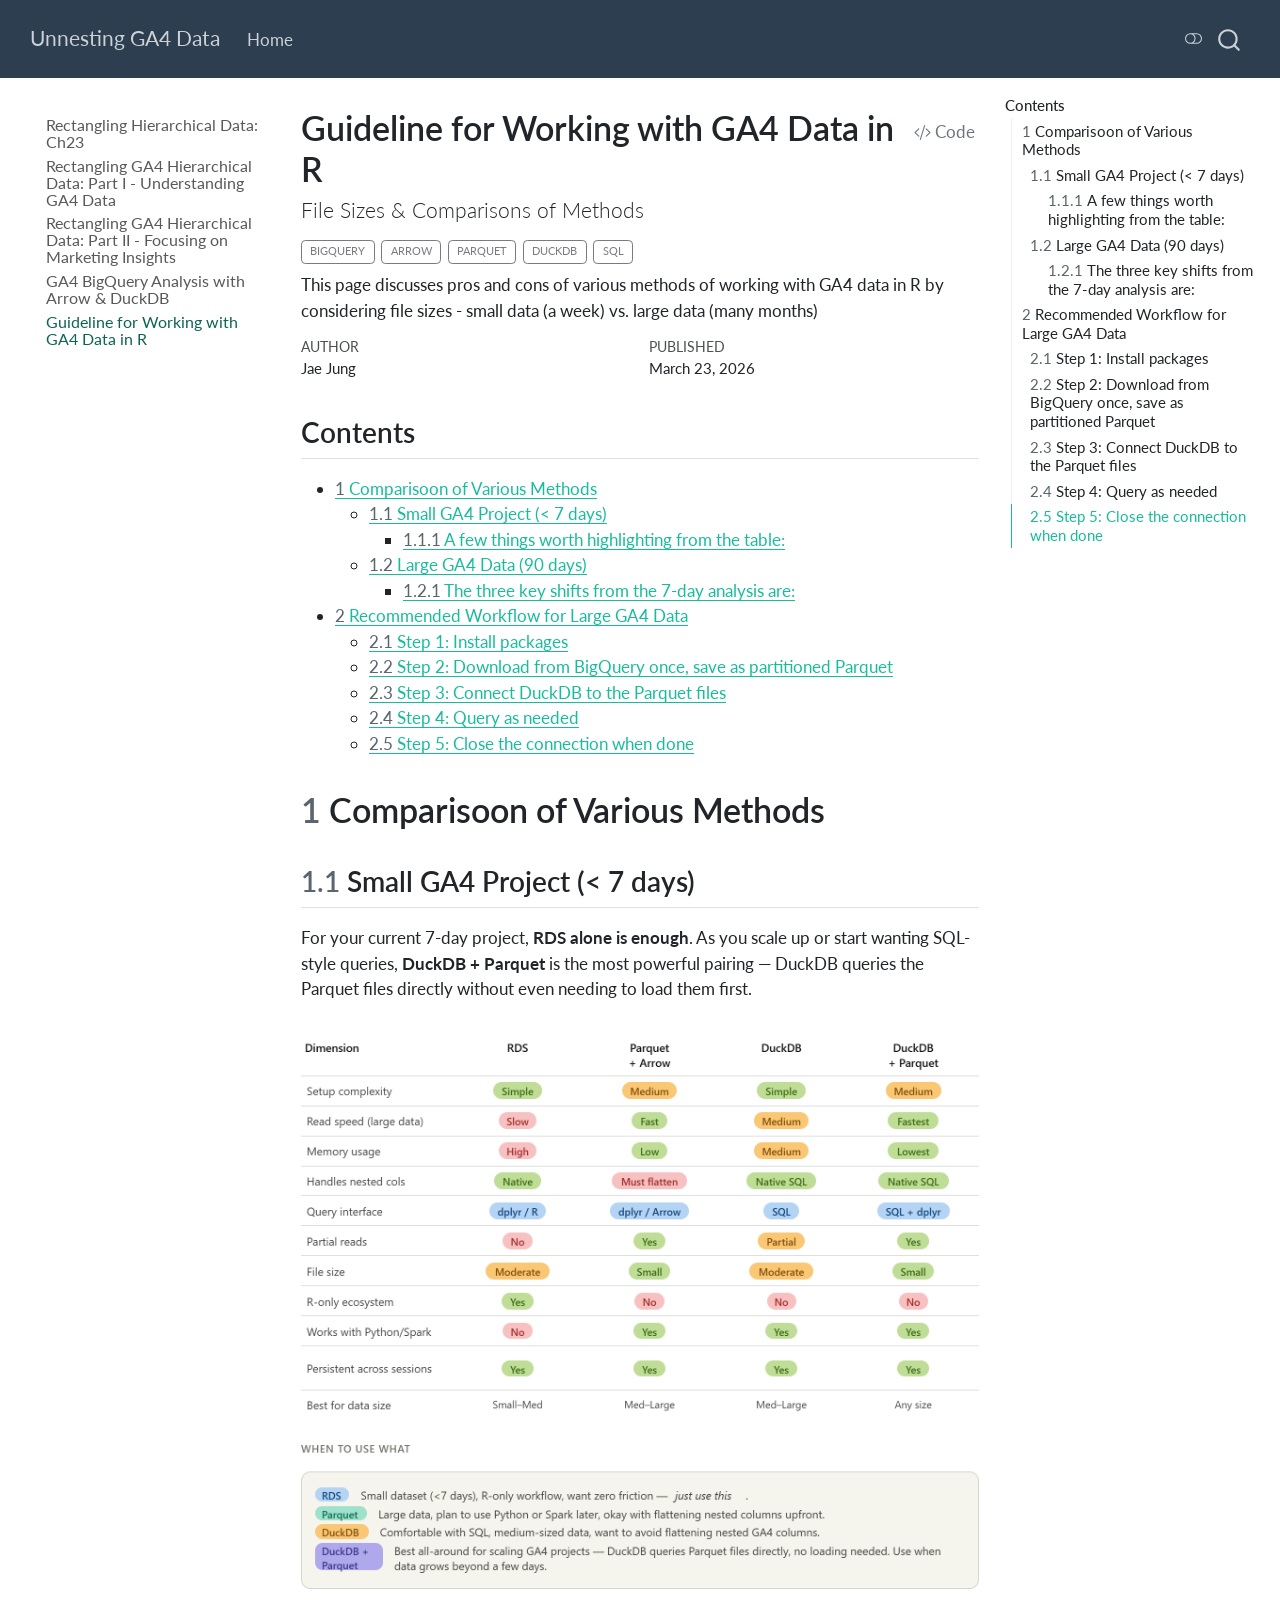
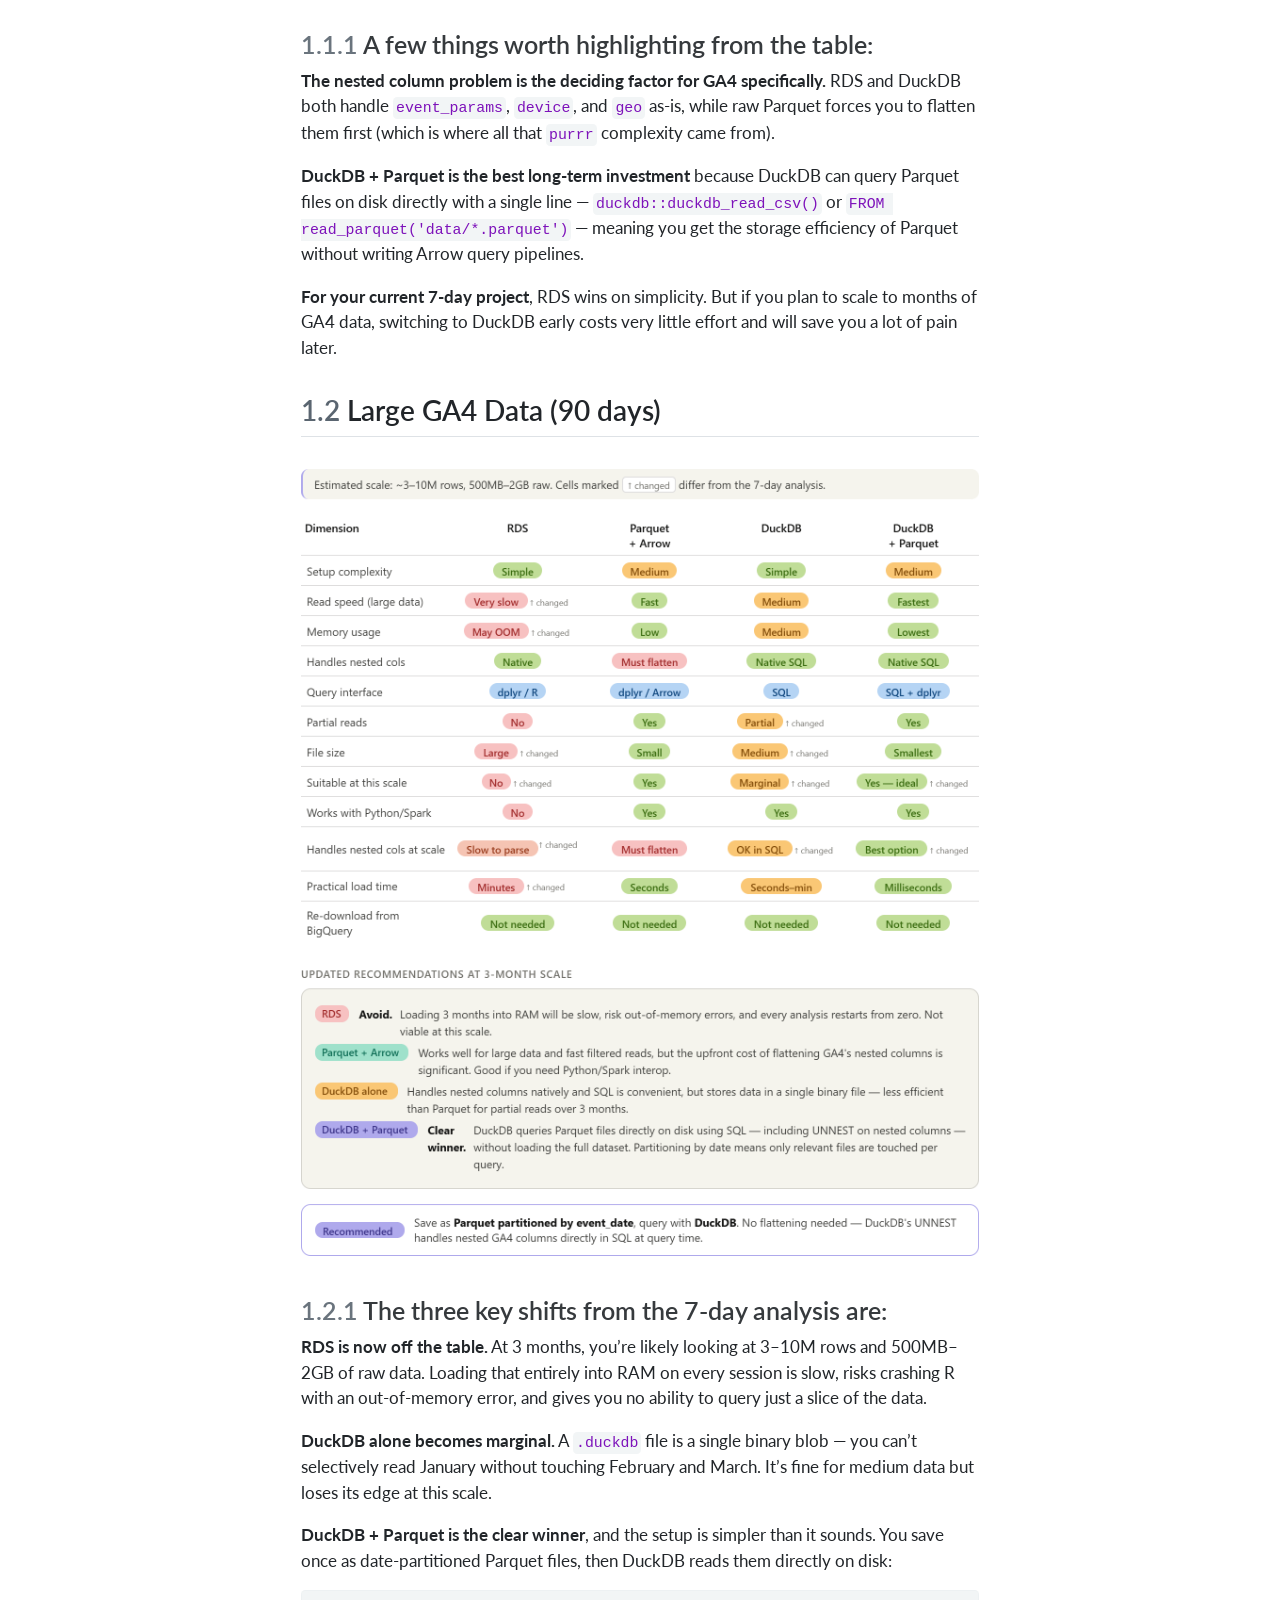
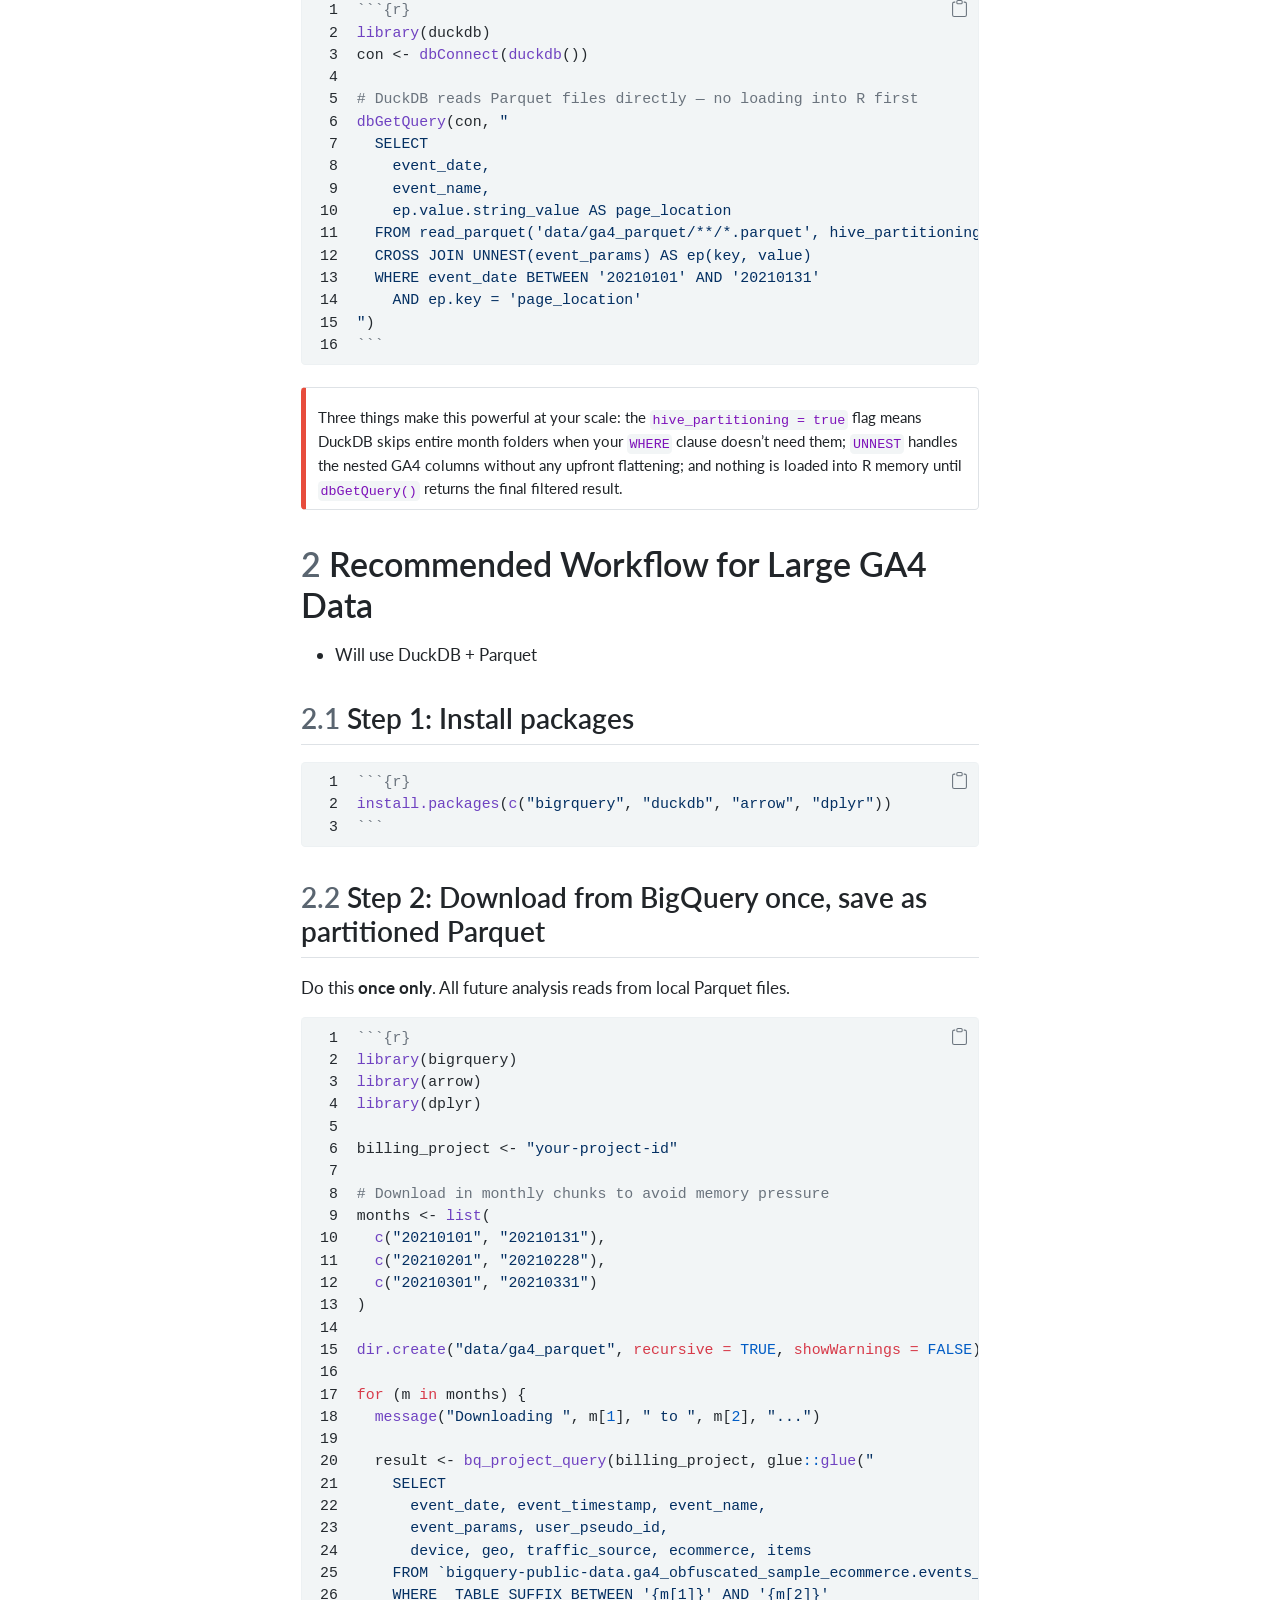
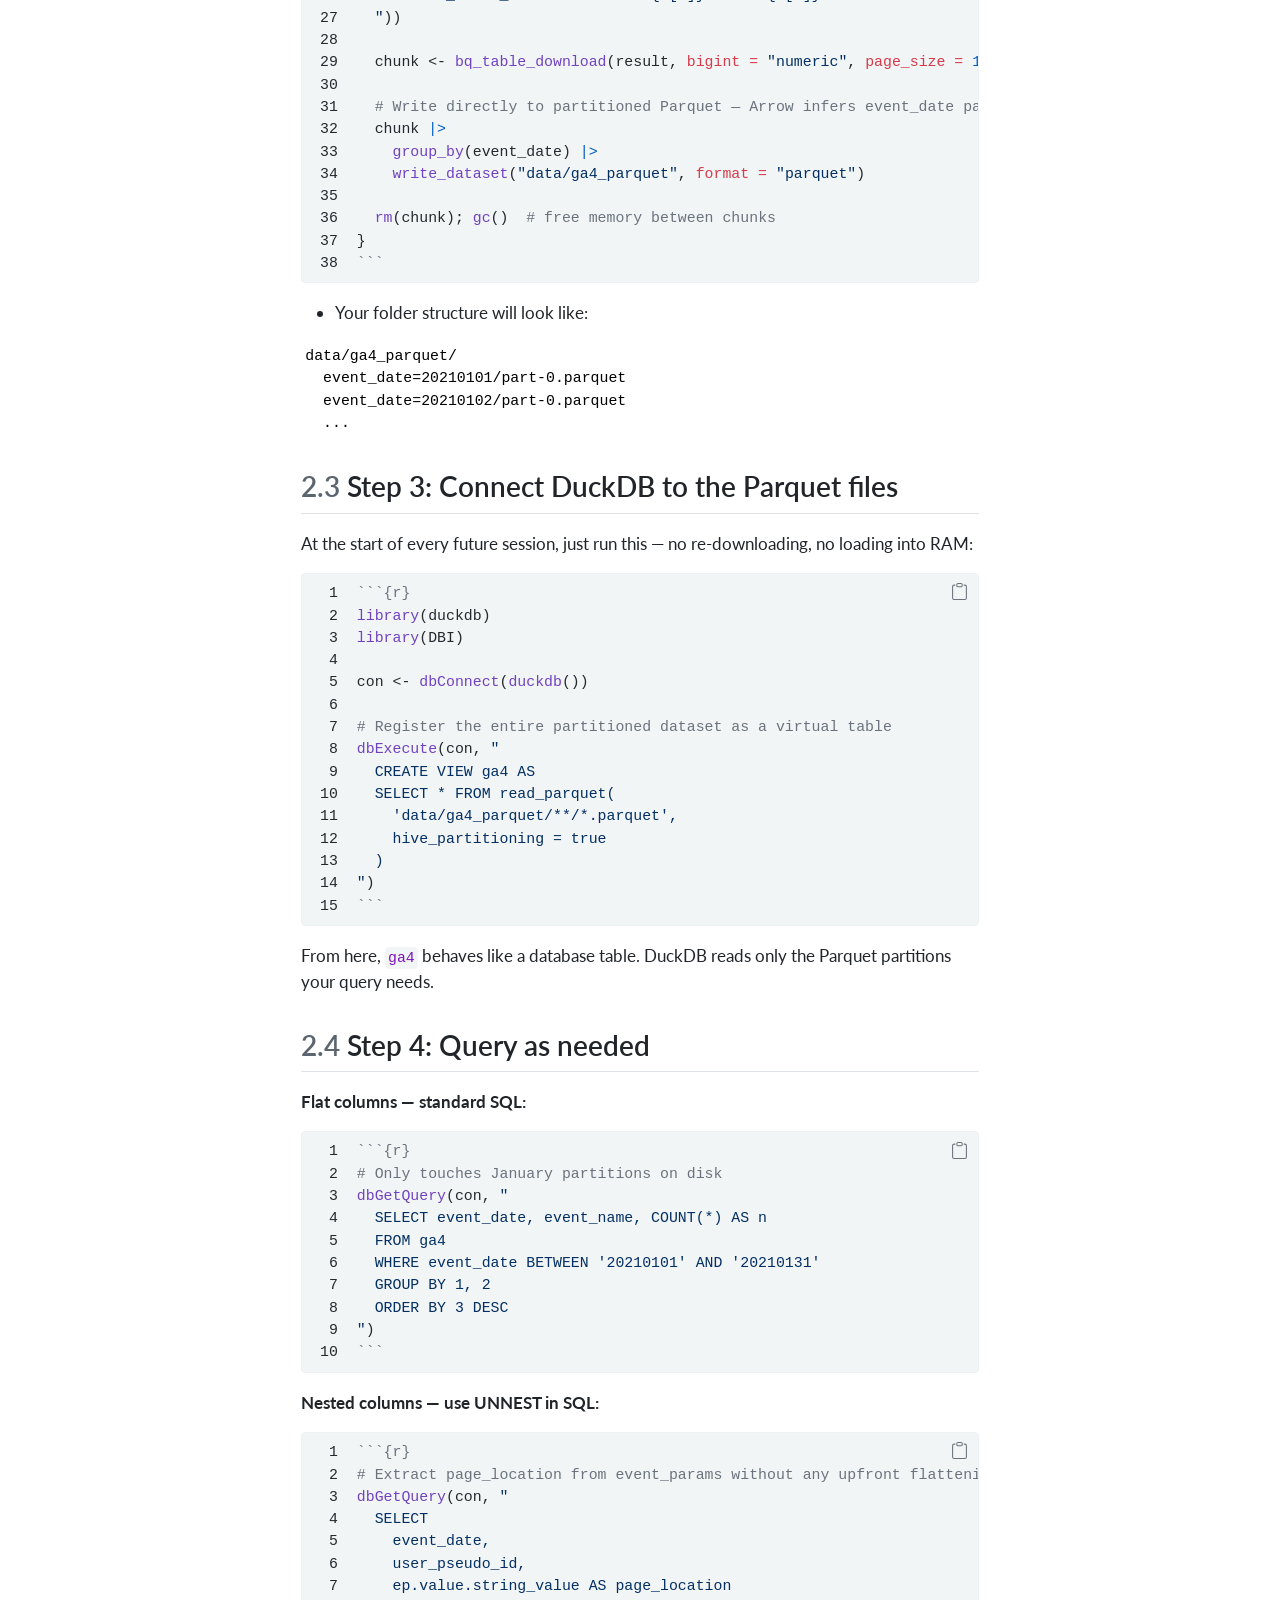
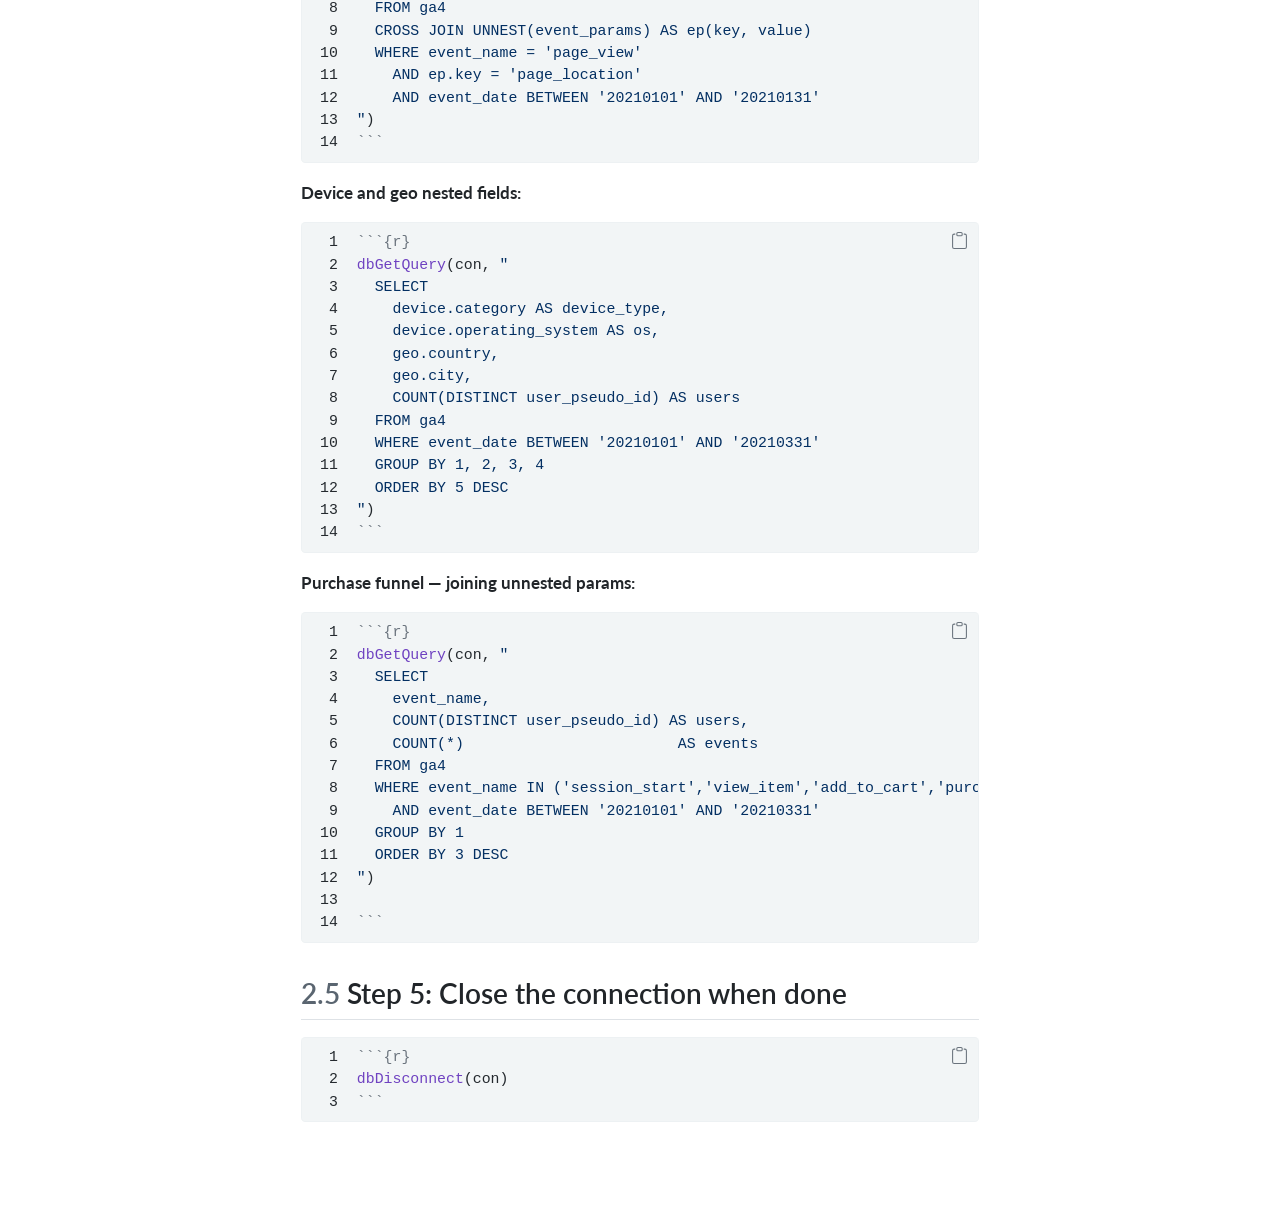
<file: docs/Ga4-R-Methods-Guide.html>
<!DOCTYPE html>
<html xmlns="http://www.w3.org/1999/xhtml" lang="en" xml:lang="en"><head>

<meta charset="utf-8">
<meta name="generator" content="quarto-1.8.26">

<meta name="viewport" content="width=device-width, initial-scale=1.0, user-scalable=yes">

<meta name="author" content="Jae Jung">
<meta name="dcterms.date" content="2026-03-23">
<meta name="description" content="This page discusses pros and cons of various methods of working with GA4 data in R by considering file sizes - small data (a week) vs.&nbsp;large data (many months)">

<title>Guideline for Working with GA4 Data in R – Unnesting GA4 Data</title>
<style>
code{white-space: pre-wrap;}
span.smallcaps{font-variant: small-caps;}
div.columns{display: flex; gap: min(4vw, 1.5em);}
div.column{flex: auto; overflow-x: auto;}
div.hanging-indent{margin-left: 1.5em; text-indent: -1.5em;}
ul.task-list{list-style: none;}
ul.task-list li input[type="checkbox"] {
  width: 0.8em;
  margin: 0 0.8em 0.2em -1em; /* quarto-specific, see https://github.com/quarto-dev/quarto-cli/issues/4556 */ 
  vertical-align: middle;
}
/* CSS for syntax highlighting */
html { -webkit-text-size-adjust: 100%; }
pre > code.sourceCode { white-space: pre; position: relative; }
pre > code.sourceCode > span { display: inline-block; line-height: 1.25; }
pre > code.sourceCode > span:empty { height: 1.2em; }
.sourceCode { overflow: visible; }
code.sourceCode > span { color: inherit; text-decoration: inherit; }
div.sourceCode { margin: 1em 0; }
pre.sourceCode { margin: 0; }
@media screen {
div.sourceCode { overflow: auto; }
}
@media print {
pre > code.sourceCode { white-space: pre-wrap; }
pre > code.sourceCode > span { text-indent: -5em; padding-left: 5em; }
}
pre.numberSource code
  { counter-reset: source-line 0; }
pre.numberSource code > span
  { position: relative; left: -4em; counter-increment: source-line; }
pre.numberSource code > span > a:first-child::before
  { content: counter(source-line);
    position: relative; left: -1em; text-align: right; vertical-align: baseline;
    border: none; display: inline-block;
    -webkit-touch-callout: none; -webkit-user-select: none;
    -khtml-user-select: none; -moz-user-select: none;
    -ms-user-select: none; user-select: none;
    padding: 0 4px; width: 4em;
  }
pre.numberSource { margin-left: 3em;  padding-left: 4px; }
div.sourceCode
  {   }
@media screen {
pre > code.sourceCode > span > a:first-child::before { text-decoration: underline; }
}
</style>


<script src="site_libs/quarto-nav/quarto-nav.js"></script>
<script src="site_libs/quarto-nav/headroom.min.js"></script>
<script src="site_libs/clipboard/clipboard.min.js"></script>
<script src="site_libs/quarto-search/autocomplete.umd.js"></script>
<script src="site_libs/quarto-search/fuse.min.js"></script>
<script src="site_libs/quarto-search/quarto-search.js"></script>
<meta name="quarto:offset" content="./">
<script src="site_libs/quarto-html/quarto.js" type="module"></script>
<script src="site_libs/quarto-html/tabsets/tabsets.js" type="module"></script>
<script src="site_libs/quarto-html/axe/axe-check.js" type="module"></script>
<script src="site_libs/quarto-html/popper.min.js"></script>
<script src="site_libs/quarto-html/tippy.umd.min.js"></script>
<script src="site_libs/quarto-html/anchor.min.js"></script>
<link href="site_libs/quarto-html/tippy.css" rel="stylesheet">
<link href="site_libs/quarto-html/quarto-syntax-highlighting-597958c53c93a607afca12fd375c57ed.css" rel="stylesheet" class="quarto-color-scheme" id="quarto-text-highlighting-styles">
<link href="site_libs/quarto-html/quarto-syntax-highlighting-dark-7ac2f9da8c2617a4fdd15004b4601015.css" rel="stylesheet" class="quarto-color-scheme quarto-color-alternate" id="quarto-text-highlighting-styles">
<link href="site_libs/quarto-html/quarto-syntax-highlighting-597958c53c93a607afca12fd375c57ed.css" rel="stylesheet" class="quarto-color-scheme-extra" id="quarto-text-highlighting-styles">
<script src="site_libs/bootstrap/bootstrap.min.js"></script>
<link href="site_libs/bootstrap/bootstrap-icons.css" rel="stylesheet">
<link href="site_libs/bootstrap/bootstrap-ea2c01f27a86cd888be845a75ab84aaf.min.css" rel="stylesheet" append-hash="true" class="quarto-color-scheme" id="quarto-bootstrap" data-mode="light">
<link href="site_libs/bootstrap/bootstrap-dark-78d0a13e6d35108d84457cbe65748f29.min.css" rel="stylesheet" append-hash="true" class="quarto-color-scheme quarto-color-alternate" id="quarto-bootstrap" data-mode="dark">
<link href="site_libs/bootstrap/bootstrap-ea2c01f27a86cd888be845a75ab84aaf.min.css" rel="stylesheet" append-hash="true" class="quarto-color-scheme-extra" id="quarto-bootstrap" data-mode="light">
<script id="quarto-search-options" type="application/json">{
  "location": "navbar",
  "copy-button": false,
  "collapse-after": 3,
  "panel-placement": "end",
  "type": "overlay",
  "limit": 50,
  "keyboard-shortcut": [
    "f",
    "/",
    "s"
  ],
  "show-item-context": false,
  "language": {
    "search-no-results-text": "No results",
    "search-matching-documents-text": "matching documents",
    "search-copy-link-title": "Copy link to search",
    "search-hide-matches-text": "Hide additional matches",
    "search-more-match-text": "more match in this document",
    "search-more-matches-text": "more matches in this document",
    "search-clear-button-title": "Clear",
    "search-text-placeholder": "",
    "search-detached-cancel-button-title": "Cancel",
    "search-submit-button-title": "Submit",
    "search-label": "Search"
  }
}</script>
<style>html{ scroll-behavior: smooth; }</style>


</head>

<body class="nav-sidebar floating nav-fixed quarto-light"><script id="quarto-html-before-body" type="application/javascript">
    const toggleBodyColorMode = (bsSheetEl) => {
      const mode = bsSheetEl.getAttribute("data-mode");
      const bodyEl = window.document.querySelector("body");
      if (mode === "dark") {
        bodyEl.classList.add("quarto-dark");
        bodyEl.classList.remove("quarto-light");
      } else {
        bodyEl.classList.add("quarto-light");
        bodyEl.classList.remove("quarto-dark");
      }
    }
    const toggleBodyColorPrimary = () => {
      const bsSheetEl = window.document.querySelector("link#quarto-bootstrap:not([rel=disabled-stylesheet])");
      if (bsSheetEl) {
        toggleBodyColorMode(bsSheetEl);
      }
    }
    const setColorSchemeToggle = (alternate) => {
      const toggles = window.document.querySelectorAll('.quarto-color-scheme-toggle');
      for (let i=0; i < toggles.length; i++) {
        const toggle = toggles[i];
        if (toggle) {
          if (alternate) {
            toggle.classList.add("alternate");
          } else {
            toggle.classList.remove("alternate");
          }
        }
      }
    };
    const toggleColorMode = (alternate) => {
      // Switch the stylesheets
      const primaryStylesheets = window.document.querySelectorAll('link.quarto-color-scheme:not(.quarto-color-alternate)');
      const alternateStylesheets = window.document.querySelectorAll('link.quarto-color-scheme.quarto-color-alternate');
      manageTransitions('#quarto-margin-sidebar .nav-link', false);
      if (alternate) {
        // note: dark is layered on light, we don't disable primary!
        enableStylesheet(alternateStylesheets);
        for (const sheetNode of alternateStylesheets) {
          if (sheetNode.id === "quarto-bootstrap") {
            toggleBodyColorMode(sheetNode);
          }
        }
      } else {
        disableStylesheet(alternateStylesheets);
        enableStylesheet(primaryStylesheets)
        toggleBodyColorPrimary();
      }
      manageTransitions('#quarto-margin-sidebar .nav-link', true);
      // Switch the toggles
      setColorSchemeToggle(alternate)
      // Hack to workaround the fact that safari doesn't
      // properly recolor the scrollbar when toggling (#1455)
      if (navigator.userAgent.indexOf('Safari') > 0 && navigator.userAgent.indexOf('Chrome') == -1) {
        manageTransitions("body", false);
        window.scrollTo(0, 1);
        setTimeout(() => {
          window.scrollTo(0, 0);
          manageTransitions("body", true);
        }, 40);
      }
    }
    const disableStylesheet = (stylesheets) => {
      for (let i=0; i < stylesheets.length; i++) {
        const stylesheet = stylesheets[i];
        stylesheet.rel = 'disabled-stylesheet';
      }
    }
    const enableStylesheet = (stylesheets) => {
      for (let i=0; i < stylesheets.length; i++) {
        const stylesheet = stylesheets[i];
        if(stylesheet.rel !== 'stylesheet') { // for Chrome, which will still FOUC without this check
          stylesheet.rel = 'stylesheet';
        }
      }
    }
    const manageTransitions = (selector, allowTransitions) => {
      const els = window.document.querySelectorAll(selector);
      for (let i=0; i < els.length; i++) {
        const el = els[i];
        if (allowTransitions) {
          el.classList.remove('notransition');
        } else {
          el.classList.add('notransition');
        }
      }
    }
    const isFileUrl = () => {
      return window.location.protocol === 'file:';
    }
    const hasAlternateSentinel = () => {
      let styleSentinel = getColorSchemeSentinel();
      if (styleSentinel !== null) {
        return styleSentinel === "alternate";
      } else {
        return false;
      }
    }
    const setStyleSentinel = (alternate) => {
      const value = alternate ? "alternate" : "default";
      if (!isFileUrl()) {
        window.localStorage.setItem("quarto-color-scheme", value);
      } else {
        localAlternateSentinel = value;
      }
    }
    const getColorSchemeSentinel = () => {
      if (!isFileUrl()) {
        const storageValue = window.localStorage.getItem("quarto-color-scheme");
        return storageValue != null ? storageValue : localAlternateSentinel;
      } else {
        return localAlternateSentinel;
      }
    }
    const toggleGiscusIfUsed = (isAlternate, darkModeDefault) => {
      const baseTheme = document.querySelector('#giscus-base-theme')?.value ?? 'light';
      const alternateTheme = document.querySelector('#giscus-alt-theme')?.value ?? 'dark';
      let newTheme = '';
      if(authorPrefersDark) {
        newTheme = isAlternate ? baseTheme : alternateTheme;
      } else {
        newTheme = isAlternate ? alternateTheme : baseTheme;
      }
      const changeGiscusTheme = () => {
        // From: https://github.com/giscus/giscus/issues/336
        const sendMessage = (message) => {
          const iframe = document.querySelector('iframe.giscus-frame');
          if (!iframe) return;
          iframe.contentWindow.postMessage({ giscus: message }, 'https://giscus.app');
        }
        sendMessage({
          setConfig: {
            theme: newTheme
          }
        });
      }
      const isGiscussLoaded = window.document.querySelector('iframe.giscus-frame') !== null;
      if (isGiscussLoaded) {
        changeGiscusTheme();
      }
    };
    const authorPrefersDark = false;
    const darkModeDefault = authorPrefersDark;
      document.querySelector('link#quarto-text-highlighting-styles.quarto-color-scheme-extra').rel = 'disabled-stylesheet';
      document.querySelector('link#quarto-bootstrap.quarto-color-scheme-extra').rel = 'disabled-stylesheet';
    let localAlternateSentinel = darkModeDefault ? 'alternate' : 'default';
    // Dark / light mode switch
    window.quartoToggleColorScheme = () => {
      // Read the current dark / light value
      let toAlternate = !hasAlternateSentinel();
      toggleColorMode(toAlternate);
      setStyleSentinel(toAlternate);
      toggleGiscusIfUsed(toAlternate, darkModeDefault);
      window.dispatchEvent(new Event('resize'));
    };
    // Switch to dark mode if need be
    if (hasAlternateSentinel()) {
      toggleColorMode(true);
    } else {
      toggleColorMode(false);
    }
  </script>

<div id="quarto-search-results"></div>
  <header id="quarto-header" class="headroom fixed-top">
    <nav class="navbar navbar-expand-lg " data-bs-theme="dark">
      <div class="navbar-container container-fluid">
      <div class="navbar-brand-container mx-auto">
    <a class="navbar-brand" href="./index.html">
    <span class="navbar-title">Unnesting GA4 Data</span>
    </a>
  </div>
            <div id="quarto-search" class="" title="Search"></div>
          <button class="navbar-toggler" type="button" data-bs-toggle="collapse" data-bs-target="#navbarCollapse" aria-controls="navbarCollapse" role="menu" aria-expanded="false" aria-label="Toggle navigation" onclick="if (window.quartoToggleHeadroom) { window.quartoToggleHeadroom(); }">
  <span class="navbar-toggler-icon"></span>
</button>
          <div class="collapse navbar-collapse" id="navbarCollapse">
            <ul class="navbar-nav navbar-nav-scroll me-auto">
  <li class="nav-item">
    <a class="nav-link" href="./index.html"> 
<span class="menu-text">Home</span></a>
  </li>  
</ul>
          </div> <!-- /navcollapse -->
            <div class="quarto-navbar-tools">
  <a href="" class="quarto-color-scheme-toggle quarto-navigation-tool  px-1" onclick="window.quartoToggleColorScheme(); return false;" title="Toggle dark mode"><i class="bi"></i></a>
</div>
      </div> <!-- /container-fluid -->
    </nav>
  <nav class="quarto-secondary-nav">
    <div class="container-fluid d-flex">
      <button type="button" class="quarto-btn-toggle btn" data-bs-toggle="collapse" role="button" data-bs-target=".quarto-sidebar-collapse-item" aria-controls="quarto-sidebar" aria-expanded="false" aria-label="Toggle sidebar navigation" onclick="if (window.quartoToggleHeadroom) { window.quartoToggleHeadroom(); }">
        <i class="bi bi-layout-text-sidebar-reverse"></i>
      </button>
        <nav class="quarto-page-breadcrumbs" aria-label="breadcrumb"><ol class="breadcrumb"><li class="breadcrumb-item"><a href="./Ga4-R-Methods-Guide.html">Guideline for Working with GA4 Data in R</a></li></ol></nav>
        <a class="flex-grow-1" role="navigation" data-bs-toggle="collapse" data-bs-target=".quarto-sidebar-collapse-item" aria-controls="quarto-sidebar" aria-expanded="false" aria-label="Toggle sidebar navigation" onclick="if (window.quartoToggleHeadroom) { window.quartoToggleHeadroom(); }">      
        </a>
    </div>
  </nav>
</header>
<!-- content -->
<div id="quarto-content" class="quarto-container page-columns page-rows-contents page-layout-article page-navbar">
<!-- sidebar -->
  <nav id="quarto-sidebar" class="sidebar collapse collapse-horizontal quarto-sidebar-collapse-item sidebar-navigation floating overflow-auto">
    <div class="sidebar-menu-container"> 
    <ul class="list-unstyled mt-1">
        <li class="sidebar-item">
  <div class="sidebar-item-container"> 
  <a href="./hierarchical-data-0.html" class="sidebar-item-text sidebar-link">
 <span class="menu-text">Rectangling Hierarchical Data: Ch23</span></a>
  </div>
</li>
        <li class="sidebar-item">
  <div class="sidebar-item-container"> 
  <a href="./hierarchical-data-I.html" class="sidebar-item-text sidebar-link">
 <span class="menu-text">Rectangling GA4 Hierarchical Data: Part I - Understanding GA4 Data</span></a>
  </div>
</li>
        <li class="sidebar-item">
  <div class="sidebar-item-container"> 
  <a href="./hierarchical-data-II.html" class="sidebar-item-text sidebar-link">
 <span class="menu-text">Rectangling GA4 Hierarchical Data: Part II - Focusing on Marketing Insights</span></a>
  </div>
</li>
        <li class="sidebar-item">
  <div class="sidebar-item-container"> 
  <a href="./ga4_bigquery_analysis.html" class="sidebar-item-text sidebar-link">
 <span class="menu-text">GA4 BigQuery Analysis with Arrow &amp; DuckDB</span></a>
  </div>
</li>
        <li class="sidebar-item">
  <div class="sidebar-item-container"> 
  <a href="./Ga4-R-Methods-Guide.html" class="sidebar-item-text sidebar-link active">
 <span class="menu-text">Guideline for Working with GA4 Data in R</span></a>
  </div>
</li>
    </ul>
    </div>
</nav>
<div id="quarto-sidebar-glass" class="quarto-sidebar-collapse-item" data-bs-toggle="collapse" data-bs-target=".quarto-sidebar-collapse-item"></div>
<!-- margin-sidebar -->
    <div id="quarto-margin-sidebar" class="sidebar margin-sidebar">
        <nav id="TOC" role="doc-toc" class="toc-active" data-toc-expanded="99">
    <h2 id="toc-title">Contents</h2>
   
  <ul>
  <li><a href="#comparisoon-of-various-methods" id="toc-comparisoon-of-various-methods" class="nav-link active" data-scroll-target="#comparisoon-of-various-methods"><span class="header-section-number">1</span> Comparisoon of Various Methods</a>
  <ul class="collapse">
  <li><a href="#small-ga4-project-7-days" id="toc-small-ga4-project-7-days" class="nav-link" data-scroll-target="#small-ga4-project-7-days"><span class="header-section-number">1.1</span> Small GA4 Project (&lt; 7 days)</a>
  <ul class="collapse">
  <li><a href="#a-few-things-worth-highlighting-from-the-table" id="toc-a-few-things-worth-highlighting-from-the-table" class="nav-link" data-scroll-target="#a-few-things-worth-highlighting-from-the-table"><span class="header-section-number">1.1.1</span> A few things worth highlighting from the table:</a></li>
  </ul></li>
  <li><a href="#large-ga4-data-90-days" id="toc-large-ga4-data-90-days" class="nav-link" data-scroll-target="#large-ga4-data-90-days"><span class="header-section-number">1.2</span> Large GA4 Data (90 days)</a>
  <ul class="collapse">
  <li><a href="#the-three-key-shifts-from-the-7-day-analysis-are" id="toc-the-three-key-shifts-from-the-7-day-analysis-are" class="nav-link" data-scroll-target="#the-three-key-shifts-from-the-7-day-analysis-are"><span class="header-section-number">1.2.1</span> The three key shifts from the 7-day analysis are:</a></li>
  </ul></li>
  </ul></li>
  <li><a href="#recommended-workflow-for-large-ga4-data" id="toc-recommended-workflow-for-large-ga4-data" class="nav-link" data-scroll-target="#recommended-workflow-for-large-ga4-data"><span class="header-section-number">2</span> Recommended Workflow for Large GA4 Data</a>
  <ul class="collapse">
  <li><a href="#step-1-install-packages" id="toc-step-1-install-packages" class="nav-link" data-scroll-target="#step-1-install-packages"><span class="header-section-number">2.1</span> Step 1: Install packages</a></li>
  <li><a href="#step-2-download-from-bigquery-once-save-as-partitioned-parquet" id="toc-step-2-download-from-bigquery-once-save-as-partitioned-parquet" class="nav-link" data-scroll-target="#step-2-download-from-bigquery-once-save-as-partitioned-parquet"><span class="header-section-number">2.2</span> Step 2: Download from BigQuery once, save as partitioned Parquet</a></li>
  <li><a href="#step-3-connect-duckdb-to-the-parquet-files" id="toc-step-3-connect-duckdb-to-the-parquet-files" class="nav-link" data-scroll-target="#step-3-connect-duckdb-to-the-parquet-files"><span class="header-section-number">2.3</span> Step 3: Connect DuckDB to the Parquet files</a></li>
  <li><a href="#step-4-query-as-needed" id="toc-step-4-query-as-needed" class="nav-link" data-scroll-target="#step-4-query-as-needed"><span class="header-section-number">2.4</span> Step 4: Query as needed</a></li>
  <li><a href="#step-5-close-the-connection-when-done" id="toc-step-5-close-the-connection-when-done" class="nav-link" data-scroll-target="#step-5-close-the-connection-when-done"><span class="header-section-number">2.5</span> Step 5: Close the connection when done</a></li>
  </ul></li>
  </ul>
</nav>
    </div>
<!-- main -->
<main class="content" id="quarto-document-content">


<header id="title-block-header" class="quarto-title-block default">
<div class="quarto-title">
<div class="quarto-title-block"><div><h1 class="title">Guideline for Working with GA4 Data in R</h1><button type="button" class="btn code-tools-button" id="quarto-code-tools-source"><i class="bi"></i> Code</button></div></div>
<p class="subtitle lead">File Sizes &amp; Comparisons of Methods</p>
  <div class="quarto-categories">
    <div class="quarto-category">BigQuery</div>
    <div class="quarto-category">Arrow</div>
    <div class="quarto-category">Parquet</div>
    <div class="quarto-category">DuckDB</div>
    <div class="quarto-category">SQL</div>
  </div>
  </div>

<div>
  <div class="description">
    This page discusses pros and cons of various methods of working with GA4 data in R by considering file sizes - small data (a week) vs.&nbsp;large data (many months)
  </div>
</div>


<div class="quarto-title-meta">

    <div>
    <div class="quarto-title-meta-heading">Author</div>
    <div class="quarto-title-meta-contents">
             <p>Jae Jung </p>
          </div>
  </div>
    
    <div>
    <div class="quarto-title-meta-heading">Published</div>
    <div class="quarto-title-meta-contents">
      <p class="date">March 23, 2026</p>
    </div>
  </div>
  
    
  </div>
  


</header>

<nav id="TOC-body" role="doc-toc">
    <h2 id="toc-title">Contents</h2>
   
  <ul>
  <li><a href="#comparisoon-of-various-methods" id="toc-comparisoon-of-various-methods"><span class="header-section-number">1</span> Comparisoon of Various Methods</a>
  <ul>
  <li><a href="#small-ga4-project-7-days" id="toc-small-ga4-project-7-days"><span class="header-section-number">1.1</span> Small GA4 Project (&lt; 7 days)</a>
  <ul>
  <li><a href="#a-few-things-worth-highlighting-from-the-table" id="toc-a-few-things-worth-highlighting-from-the-table"><span class="header-section-number">1.1.1</span> A few things worth highlighting from the table:</a></li>
  </ul></li>
  <li><a href="#large-ga4-data-90-days" id="toc-large-ga4-data-90-days"><span class="header-section-number">1.2</span> Large GA4 Data (90 days)</a>
  <ul>
  <li><a href="#the-three-key-shifts-from-the-7-day-analysis-are" id="toc-the-three-key-shifts-from-the-7-day-analysis-are"><span class="header-section-number">1.2.1</span> The three key shifts from the 7-day analysis are:</a></li>
  </ul></li>
  </ul></li>
  <li><a href="#recommended-workflow-for-large-ga4-data" id="toc-recommended-workflow-for-large-ga4-data"><span class="header-section-number">2</span> Recommended Workflow for Large GA4 Data</a>
  <ul>
  <li><a href="#step-1-install-packages" id="toc-step-1-install-packages"><span class="header-section-number">2.1</span> Step 1: Install packages</a></li>
  <li><a href="#step-2-download-from-bigquery-once-save-as-partitioned-parquet" id="toc-step-2-download-from-bigquery-once-save-as-partitioned-parquet"><span class="header-section-number">2.2</span> Step 2: Download from BigQuery once, save as partitioned Parquet</a></li>
  <li><a href="#step-3-connect-duckdb-to-the-parquet-files" id="toc-step-3-connect-duckdb-to-the-parquet-files"><span class="header-section-number">2.3</span> Step 3: Connect DuckDB to the Parquet files</a></li>
  <li><a href="#step-4-query-as-needed" id="toc-step-4-query-as-needed"><span class="header-section-number">2.4</span> Step 4: Query as needed</a></li>
  <li><a href="#step-5-close-the-connection-when-done" id="toc-step-5-close-the-connection-when-done"><span class="header-section-number">2.5</span> Step 5: Close the connection when done</a></li>
  </ul></li>
  </ul>
</nav>
<section id="comparisoon-of-various-methods" class="level1" data-number="1">
<h1 data-number="1"><span class="header-section-number">1</span> Comparisoon of Various Methods</h1>
<section id="small-ga4-project-7-days" class="level2" data-number="1.1">
<h2 data-number="1.1" class="anchored" data-anchor-id="small-ga4-project-7-days"><span class="header-section-number">1.1</span> Small GA4 Project (&lt; 7 days)</h2>
<p>For your current 7-day project, <strong>RDS alone is enough</strong>. As you scale up or start wanting SQL-style queries, <strong>DuckDB + Parquet</strong> is the most powerful pairing — DuckDB queries the Parquet files directly without even needing to load them first.</p>
<p><img src="images/paste-2.png" class="img-fluid"></p>
<section id="a-few-things-worth-highlighting-from-the-table" class="level3" data-number="1.1.1">
<h3 data-number="1.1.1" class="anchored" data-anchor-id="a-few-things-worth-highlighting-from-the-table"><span class="header-section-number">1.1.1</span> A few things worth highlighting from the table:</h3>
<p><strong>The nested column problem is the deciding factor for GA4 specifically.</strong> RDS and DuckDB both handle <code>event_params</code>, <code>device</code>, and <code>geo</code> as-is, while raw Parquet forces you to flatten them first (which is where all that <code>purrr</code> complexity came from).</p>
<p><strong>DuckDB + Parquet is the best long-term investment</strong> because DuckDB can query Parquet files on disk directly with a single line — <code>duckdb::duckdb_read_csv()</code> or <code>FROM read_parquet('data/*.parquet')</code> — meaning you get the storage efficiency of Parquet without writing Arrow query pipelines.</p>
<p><strong>For your current 7-day project</strong>, RDS wins on simplicity. But if you plan to scale to months of GA4 data, switching to DuckDB early costs very little effort and will save you a lot of pain later.</p>
</section>
</section>
<section id="large-ga4-data-90-days" class="level2" data-number="1.2">
<h2 data-number="1.2" class="anchored" data-anchor-id="large-ga4-data-90-days"><span class="header-section-number">1.2</span> Large GA4 Data (90 days)</h2>
<p><img src="images/paste-3.png" class="img-fluid"></p>
<section id="the-three-key-shifts-from-the-7-day-analysis-are" class="level3" data-number="1.2.1">
<h3 data-number="1.2.1" class="anchored" data-anchor-id="the-three-key-shifts-from-the-7-day-analysis-are"><span class="header-section-number">1.2.1</span> The three key shifts from the 7-day analysis are:</h3>
<p><strong>RDS is now off the table.</strong> At 3 months, you’re likely looking at 3–10M rows and 500MB–2GB of raw data. Loading that entirely into RAM on every session is slow, risks crashing R with an out-of-memory error, and gives you no ability to query just a slice of the data.</p>
<p><strong>DuckDB alone becomes marginal.</strong> A <code>.duckdb</code> file is a single binary blob — you can’t selectively read January without touching February and March. It’s fine for medium data but loses its edge at this scale.</p>
<p><strong>DuckDB + Parquet is the clear winner</strong>, and the setup is simpler than it sounds. You save once as date-partitioned Parquet files, then DuckDB reads them directly on disk:</p>
<div class="code-copy-outer-scaffold"><div class="sourceCode" id="cb1"><pre class="sourceCode numberSource markdown number-lines code-with-copy"><code class="sourceCode markdown"><span id="cb1-1"><a href="#cb1-1"></a><span class="in">```{r}</span></span>
<span id="cb1-2"><a href="#cb1-2"></a><span class="fu">library</span>(duckdb)</span>
<span id="cb1-3"><a href="#cb1-3"></a>con <span class="ot">&lt;-</span> <span class="fu">dbConnect</span>(<span class="fu">duckdb</span>())</span>
<span id="cb1-4"><a href="#cb1-4"></a></span>
<span id="cb1-5"><a href="#cb1-5"></a><span class="co"># DuckDB reads Parquet files directly — no loading into R first</span></span>
<span id="cb1-6"><a href="#cb1-6"></a><span class="fu">dbGetQuery</span>(con, <span class="st">"</span></span>
<span id="cb1-7"><a href="#cb1-7"></a><span class="st">  SELECT</span></span>
<span id="cb1-8"><a href="#cb1-8"></a><span class="st">    event_date,</span></span>
<span id="cb1-9"><a href="#cb1-9"></a><span class="st">    event_name,</span></span>
<span id="cb1-10"><a href="#cb1-10"></a><span class="st">    ep.value.string_value AS page_location</span></span>
<span id="cb1-11"><a href="#cb1-11"></a><span class="st">  FROM read_parquet('data/ga4_parquet/**/*.parquet', hive_partitioning = true)</span></span>
<span id="cb1-12"><a href="#cb1-12"></a><span class="st">  CROSS JOIN UNNEST(event_params) AS ep(key, value)</span></span>
<span id="cb1-13"><a href="#cb1-13"></a><span class="st">  WHERE event_date BETWEEN '20210101' AND '20210131'</span></span>
<span id="cb1-14"><a href="#cb1-14"></a><span class="st">    AND ep.key = 'page_location'</span></span>
<span id="cb1-15"><a href="#cb1-15"></a><span class="st">"</span>)</span>
<span id="cb1-16"><a href="#cb1-16"></a><span class="in">```</span></span></code></pre></div><button title="Copy to Clipboard" class="code-copy-button"><i class="bi"></i></button></div>
<div class="callout callout-style-simple callout-important no-icon">
<div class="callout-body d-flex">
<div class="callout-icon-container">
<i class="callout-icon no-icon"></i>
</div>
<div class="callout-body-container">
<p>Three things make this powerful at your scale: the <code>hive_partitioning = true</code> flag means DuckDB skips entire month folders when your <code>WHERE</code> clause doesn’t need them; <code>UNNEST</code> handles the nested GA4 columns without any upfront flattening; and nothing is loaded into R memory until <code>dbGetQuery()</code> returns the final filtered result.</p>
</div>
</div>
</div>
</section>
</section>
</section>
<section id="recommended-workflow-for-large-ga4-data" class="level1" data-number="2">
<h1 data-number="2"><span class="header-section-number">2</span> Recommended Workflow for Large GA4 Data</h1>
<ul>
<li>Will use DuckDB + Parquet</li>
</ul>
<section id="step-1-install-packages" class="level2" data-number="2.1">
<h2 data-number="2.1" class="anchored" data-anchor-id="step-1-install-packages"><span class="header-section-number">2.1</span> Step 1: Install packages</h2>
<div class="code-copy-outer-scaffold"><div class="sourceCode" id="cb2"><pre class="sourceCode numberSource markdown number-lines code-with-copy"><code class="sourceCode markdown"><span id="cb2-1"><a href="#cb2-1"></a><span class="in">```{r}</span></span>
<span id="cb2-2"><a href="#cb2-2"></a><span class="fu">install.packages</span>(<span class="fu">c</span>(<span class="st">"bigrquery"</span>, <span class="st">"duckdb"</span>, <span class="st">"arrow"</span>, <span class="st">"dplyr"</span>))</span>
<span id="cb2-3"><a href="#cb2-3"></a><span class="in">```</span></span></code></pre></div><button title="Copy to Clipboard" class="code-copy-button"><i class="bi"></i></button></div>
</section>
<section id="step-2-download-from-bigquery-once-save-as-partitioned-parquet" class="level2" data-number="2.2">
<h2 data-number="2.2" class="anchored" data-anchor-id="step-2-download-from-bigquery-once-save-as-partitioned-parquet"><span class="header-section-number">2.2</span> Step 2: Download from BigQuery once, save as partitioned Parquet</h2>
<p>Do this <strong>once only</strong>. All future analysis reads from local Parquet files.</p>
<div class="code-copy-outer-scaffold"><div class="sourceCode" id="cb3"><pre class="sourceCode numberSource markdown number-lines code-with-copy"><code class="sourceCode markdown"><span id="cb3-1"><a href="#cb3-1"></a><span class="in">```{r}</span></span>
<span id="cb3-2"><a href="#cb3-2"></a><span class="fu">library</span>(bigrquery)</span>
<span id="cb3-3"><a href="#cb3-3"></a><span class="fu">library</span>(arrow)</span>
<span id="cb3-4"><a href="#cb3-4"></a><span class="fu">library</span>(dplyr)</span>
<span id="cb3-5"><a href="#cb3-5"></a></span>
<span id="cb3-6"><a href="#cb3-6"></a>billing_project <span class="ot">&lt;-</span> <span class="st">"your-project-id"</span></span>
<span id="cb3-7"><a href="#cb3-7"></a></span>
<span id="cb3-8"><a href="#cb3-8"></a><span class="co"># Download in monthly chunks to avoid memory pressure</span></span>
<span id="cb3-9"><a href="#cb3-9"></a>months <span class="ot">&lt;-</span> <span class="fu">list</span>(</span>
<span id="cb3-10"><a href="#cb3-10"></a>  <span class="fu">c</span>(<span class="st">"20210101"</span>, <span class="st">"20210131"</span>),</span>
<span id="cb3-11"><a href="#cb3-11"></a>  <span class="fu">c</span>(<span class="st">"20210201"</span>, <span class="st">"20210228"</span>),</span>
<span id="cb3-12"><a href="#cb3-12"></a>  <span class="fu">c</span>(<span class="st">"20210301"</span>, <span class="st">"20210331"</span>)</span>
<span id="cb3-13"><a href="#cb3-13"></a>)</span>
<span id="cb3-14"><a href="#cb3-14"></a></span>
<span id="cb3-15"><a href="#cb3-15"></a><span class="fu">dir.create</span>(<span class="st">"data/ga4_parquet"</span>, <span class="at">recursive =</span> <span class="cn">TRUE</span>, <span class="at">showWarnings =</span> <span class="cn">FALSE</span>)</span>
<span id="cb3-16"><a href="#cb3-16"></a></span>
<span id="cb3-17"><a href="#cb3-17"></a><span class="cf">for</span> (m <span class="cf">in</span> months) {</span>
<span id="cb3-18"><a href="#cb3-18"></a>  <span class="fu">message</span>(<span class="st">"Downloading "</span>, m[<span class="dv">1</span>], <span class="st">" to "</span>, m[<span class="dv">2</span>], <span class="st">"..."</span>)</span>
<span id="cb3-19"><a href="#cb3-19"></a>  </span>
<span id="cb3-20"><a href="#cb3-20"></a>  result <span class="ot">&lt;-</span> <span class="fu">bq_project_query</span>(billing_project, glue<span class="sc">::</span><span class="fu">glue</span>(<span class="st">"</span></span>
<span id="cb3-21"><a href="#cb3-21"></a><span class="st">    SELECT</span></span>
<span id="cb3-22"><a href="#cb3-22"></a><span class="st">      event_date, event_timestamp, event_name,</span></span>
<span id="cb3-23"><a href="#cb3-23"></a><span class="st">      event_params, user_pseudo_id,</span></span>
<span id="cb3-24"><a href="#cb3-24"></a><span class="st">      device, geo, traffic_source, ecommerce, items</span></span>
<span id="cb3-25"><a href="#cb3-25"></a><span class="st">    FROM `bigquery-public-data.ga4_obfuscated_sample_ecommerce.events_*`</span></span>
<span id="cb3-26"><a href="#cb3-26"></a><span class="st">    WHERE _TABLE_SUFFIX BETWEEN '{m[1]}' AND '{m[2]}'</span></span>
<span id="cb3-27"><a href="#cb3-27"></a><span class="st">  "</span>))</span>
<span id="cb3-28"><a href="#cb3-28"></a>  </span>
<span id="cb3-29"><a href="#cb3-29"></a>  chunk <span class="ot">&lt;-</span> <span class="fu">bq_table_download</span>(result, <span class="at">bigint =</span> <span class="st">"numeric"</span>, <span class="at">page_size =</span> <span class="dv">1000</span>)</span>
<span id="cb3-30"><a href="#cb3-30"></a>  </span>
<span id="cb3-31"><a href="#cb3-31"></a>  <span class="co"># Write directly to partitioned Parquet — Arrow infers event_date partition</span></span>
<span id="cb3-32"><a href="#cb3-32"></a>  chunk <span class="sc">|&gt;</span></span>
<span id="cb3-33"><a href="#cb3-33"></a>    <span class="fu">group_by</span>(event_date) <span class="sc">|&gt;</span></span>
<span id="cb3-34"><a href="#cb3-34"></a>    <span class="fu">write_dataset</span>(<span class="st">"data/ga4_parquet"</span>, <span class="at">format =</span> <span class="st">"parquet"</span>)</span>
<span id="cb3-35"><a href="#cb3-35"></a>  </span>
<span id="cb3-36"><a href="#cb3-36"></a>  <span class="fu">rm</span>(chunk); <span class="fu">gc</span>()  <span class="co"># free memory between chunks</span></span>
<span id="cb3-37"><a href="#cb3-37"></a>}</span>
<span id="cb3-38"><a href="#cb3-38"></a><span class="in">```</span></span></code></pre></div><button title="Copy to Clipboard" class="code-copy-button"><i class="bi"></i></button></div>
<ul>
<li>Your folder structure will look like:</li>
</ul>
<pre><code>data/ga4_parquet/
  event_date=20210101/part-0.parquet
  event_date=20210102/part-0.parquet
  ...</code></pre>
</section>
<section id="step-3-connect-duckdb-to-the-parquet-files" class="level2" data-number="2.3">
<h2 data-number="2.3" class="anchored" data-anchor-id="step-3-connect-duckdb-to-the-parquet-files"><span class="header-section-number">2.3</span> Step 3: Connect DuckDB to the Parquet files</h2>
<p>At the start of every future session, just run this — no re-downloading, no loading into RAM:</p>
<div class="code-copy-outer-scaffold"><div class="sourceCode" id="cb5"><pre class="sourceCode numberSource markdown number-lines code-with-copy"><code class="sourceCode markdown"><span id="cb5-1"><a href="#cb5-1"></a><span class="in">```{r}</span></span>
<span id="cb5-2"><a href="#cb5-2"></a><span class="fu">library</span>(duckdb)</span>
<span id="cb5-3"><a href="#cb5-3"></a><span class="fu">library</span>(DBI)</span>
<span id="cb5-4"><a href="#cb5-4"></a></span>
<span id="cb5-5"><a href="#cb5-5"></a>con <span class="ot">&lt;-</span> <span class="fu">dbConnect</span>(<span class="fu">duckdb</span>())</span>
<span id="cb5-6"><a href="#cb5-6"></a></span>
<span id="cb5-7"><a href="#cb5-7"></a><span class="co"># Register the entire partitioned dataset as a virtual table</span></span>
<span id="cb5-8"><a href="#cb5-8"></a><span class="fu">dbExecute</span>(con, <span class="st">"</span></span>
<span id="cb5-9"><a href="#cb5-9"></a><span class="st">  CREATE VIEW ga4 AS</span></span>
<span id="cb5-10"><a href="#cb5-10"></a><span class="st">  SELECT * FROM read_parquet(</span></span>
<span id="cb5-11"><a href="#cb5-11"></a><span class="st">    'data/ga4_parquet/**/*.parquet',</span></span>
<span id="cb5-12"><a href="#cb5-12"></a><span class="st">    hive_partitioning = true</span></span>
<span id="cb5-13"><a href="#cb5-13"></a><span class="st">  )</span></span>
<span id="cb5-14"><a href="#cb5-14"></a><span class="st">"</span>)</span>
<span id="cb5-15"><a href="#cb5-15"></a><span class="in">```</span></span></code></pre></div><button title="Copy to Clipboard" class="code-copy-button"><i class="bi"></i></button></div>
<p>From here, <code>ga4</code> behaves like a database table. DuckDB reads only the Parquet partitions your query needs.</p>
</section>
<section id="step-4-query-as-needed" class="level2" data-number="2.4">
<h2 data-number="2.4" class="anchored" data-anchor-id="step-4-query-as-needed"><span class="header-section-number">2.4</span> Step 4: Query as needed</h2>
<p><strong>Flat columns — standard SQL:</strong></p>
<div class="code-copy-outer-scaffold"><div class="sourceCode" id="cb6"><pre class="sourceCode numberSource markdown number-lines code-with-copy"><code class="sourceCode markdown"><span id="cb6-1"><a href="#cb6-1"></a><span class="in">```{r}</span></span>
<span id="cb6-2"><a href="#cb6-2"></a><span class="co"># Only touches January partitions on disk</span></span>
<span id="cb6-3"><a href="#cb6-3"></a><span class="fu">dbGetQuery</span>(con, <span class="st">"</span></span>
<span id="cb6-4"><a href="#cb6-4"></a><span class="st">  SELECT event_date, event_name, COUNT(*) AS n</span></span>
<span id="cb6-5"><a href="#cb6-5"></a><span class="st">  FROM ga4</span></span>
<span id="cb6-6"><a href="#cb6-6"></a><span class="st">  WHERE event_date BETWEEN '20210101' AND '20210131'</span></span>
<span id="cb6-7"><a href="#cb6-7"></a><span class="st">  GROUP BY 1, 2</span></span>
<span id="cb6-8"><a href="#cb6-8"></a><span class="st">  ORDER BY 3 DESC</span></span>
<span id="cb6-9"><a href="#cb6-9"></a><span class="st">"</span>)</span>
<span id="cb6-10"><a href="#cb6-10"></a><span class="in">```</span></span></code></pre></div><button title="Copy to Clipboard" class="code-copy-button"><i class="bi"></i></button></div>
<p><strong>Nested columns — use UNNEST in SQL:</strong></p>
<div class="code-copy-outer-scaffold"><div class="sourceCode" id="cb7"><pre class="sourceCode numberSource markdown number-lines code-with-copy"><code class="sourceCode markdown"><span id="cb7-1"><a href="#cb7-1"></a><span class="in">```{r}</span></span>
<span id="cb7-2"><a href="#cb7-2"></a><span class="co"># Extract page_location from event_params without any upfront flattening</span></span>
<span id="cb7-3"><a href="#cb7-3"></a><span class="fu">dbGetQuery</span>(con, <span class="st">"</span></span>
<span id="cb7-4"><a href="#cb7-4"></a><span class="st">  SELECT</span></span>
<span id="cb7-5"><a href="#cb7-5"></a><span class="st">    event_date,</span></span>
<span id="cb7-6"><a href="#cb7-6"></a><span class="st">    user_pseudo_id,</span></span>
<span id="cb7-7"><a href="#cb7-7"></a><span class="st">    ep.value.string_value AS page_location</span></span>
<span id="cb7-8"><a href="#cb7-8"></a><span class="st">  FROM ga4</span></span>
<span id="cb7-9"><a href="#cb7-9"></a><span class="st">  CROSS JOIN UNNEST(event_params) AS ep(key, value)</span></span>
<span id="cb7-10"><a href="#cb7-10"></a><span class="st">  WHERE event_name = 'page_view'</span></span>
<span id="cb7-11"><a href="#cb7-11"></a><span class="st">    AND ep.key = 'page_location'</span></span>
<span id="cb7-12"><a href="#cb7-12"></a><span class="st">    AND event_date BETWEEN '20210101' AND '20210131'</span></span>
<span id="cb7-13"><a href="#cb7-13"></a><span class="st">"</span>)</span>
<span id="cb7-14"><a href="#cb7-14"></a><span class="in">```</span></span></code></pre></div><button title="Copy to Clipboard" class="code-copy-button"><i class="bi"></i></button></div>
<p><strong>Device and geo nested fields:</strong></p>
<div class="code-copy-outer-scaffold"><div class="sourceCode" id="cb8"><pre class="sourceCode numberSource markdown number-lines code-with-copy"><code class="sourceCode markdown"><span id="cb8-1"><a href="#cb8-1"></a><span class="in">```{r}</span></span>
<span id="cb8-2"><a href="#cb8-2"></a><span class="fu">dbGetQuery</span>(con, <span class="st">"</span></span>
<span id="cb8-3"><a href="#cb8-3"></a><span class="st">  SELECT</span></span>
<span id="cb8-4"><a href="#cb8-4"></a><span class="st">    device.category AS device_type,</span></span>
<span id="cb8-5"><a href="#cb8-5"></a><span class="st">    device.operating_system AS os,</span></span>
<span id="cb8-6"><a href="#cb8-6"></a><span class="st">    geo.country,</span></span>
<span id="cb8-7"><a href="#cb8-7"></a><span class="st">    geo.city,</span></span>
<span id="cb8-8"><a href="#cb8-8"></a><span class="st">    COUNT(DISTINCT user_pseudo_id) AS users</span></span>
<span id="cb8-9"><a href="#cb8-9"></a><span class="st">  FROM ga4</span></span>
<span id="cb8-10"><a href="#cb8-10"></a><span class="st">  WHERE event_date BETWEEN '20210101' AND '20210331'</span></span>
<span id="cb8-11"><a href="#cb8-11"></a><span class="st">  GROUP BY 1, 2, 3, 4</span></span>
<span id="cb8-12"><a href="#cb8-12"></a><span class="st">  ORDER BY 5 DESC</span></span>
<span id="cb8-13"><a href="#cb8-13"></a><span class="st">"</span>)</span>
<span id="cb8-14"><a href="#cb8-14"></a><span class="in">```</span></span></code></pre></div><button title="Copy to Clipboard" class="code-copy-button"><i class="bi"></i></button></div>
<p><strong>Purchase funnel — joining unnested params:</strong></p>
<div class="code-copy-outer-scaffold"><div class="sourceCode" id="cb9"><pre class="sourceCode numberSource markdown number-lines code-with-copy"><code class="sourceCode markdown"><span id="cb9-1"><a href="#cb9-1"></a><span class="in">```{r}</span></span>
<span id="cb9-2"><a href="#cb9-2"></a><span class="fu">dbGetQuery</span>(con, <span class="st">"</span></span>
<span id="cb9-3"><a href="#cb9-3"></a><span class="st">  SELECT</span></span>
<span id="cb9-4"><a href="#cb9-4"></a><span class="st">    event_name,</span></span>
<span id="cb9-5"><a href="#cb9-5"></a><span class="st">    COUNT(DISTINCT user_pseudo_id) AS users,</span></span>
<span id="cb9-6"><a href="#cb9-6"></a><span class="st">    COUNT(*)                        AS events</span></span>
<span id="cb9-7"><a href="#cb9-7"></a><span class="st">  FROM ga4</span></span>
<span id="cb9-8"><a href="#cb9-8"></a><span class="st">  WHERE event_name IN ('session_start','view_item','add_to_cart','purchase')</span></span>
<span id="cb9-9"><a href="#cb9-9"></a><span class="st">    AND event_date BETWEEN '20210101' AND '20210331'</span></span>
<span id="cb9-10"><a href="#cb9-10"></a><span class="st">  GROUP BY 1</span></span>
<span id="cb9-11"><a href="#cb9-11"></a><span class="st">  ORDER BY 3 DESC</span></span>
<span id="cb9-12"><a href="#cb9-12"></a><span class="st">"</span>)</span>
<span id="cb9-13"><a href="#cb9-13"></a></span>
<span id="cb9-14"><a href="#cb9-14"></a><span class="in">```</span></span></code></pre></div><button title="Copy to Clipboard" class="code-copy-button"><i class="bi"></i></button></div>
</section>
<section id="step-5-close-the-connection-when-done" class="level2" data-number="2.5">
<h2 data-number="2.5" class="anchored" data-anchor-id="step-5-close-the-connection-when-done"><span class="header-section-number">2.5</span> Step 5: Close the connection when done</h2>
<div class="code-copy-outer-scaffold"><div class="sourceCode" id="cb10"><pre class="sourceCode numberSource markdown number-lines code-with-copy"><code class="sourceCode markdown"><span id="cb10-1"><a href="#cb10-1"></a><span class="in">```{r}</span></span>
<span id="cb10-2"><a href="#cb10-2"></a><span class="fu">dbDisconnect</span>(con)</span>
<span id="cb10-3"><a href="#cb10-3"></a><span class="in">```</span></span></code></pre></div><button title="Copy to Clipboard" class="code-copy-button"><i class="bi"></i></button></div>


<!-- -->

</section>
</section>

</main> <!-- /main -->
<script id="quarto-html-after-body" type="application/javascript">
  window.document.addEventListener("DOMContentLoaded", function (event) {
    // Ensure there is a toggle, if there isn't float one in the top right
    if (window.document.querySelector('.quarto-color-scheme-toggle') === null) {
      const a = window.document.createElement('a');
      a.classList.add('top-right');
      a.classList.add('quarto-color-scheme-toggle');
      a.href = "";
      a.onclick = function() { try { window.quartoToggleColorScheme(); } catch {} return false; };
      const i = window.document.createElement("i");
      i.classList.add('bi');
      a.appendChild(i);
      window.document.body.appendChild(a);
    }
    setColorSchemeToggle(hasAlternateSentinel())
    const icon = "";
    const anchorJS = new window.AnchorJS();
    anchorJS.options = {
      placement: 'right',
      icon: icon
    };
    anchorJS.add('.anchored');
    const isCodeAnnotation = (el) => {
      for (const clz of el.classList) {
        if (clz.startsWith('code-annotation-')) {                     
          return true;
        }
      }
      return false;
    }
    const onCopySuccess = function(e) {
      // button target
      const button = e.trigger;
      // don't keep focus
      button.blur();
      // flash "checked"
      button.classList.add('code-copy-button-checked');
      var currentTitle = button.getAttribute("title");
      button.setAttribute("title", "Copied!");
      let tooltip;
      if (window.bootstrap) {
        button.setAttribute("data-bs-toggle", "tooltip");
        button.setAttribute("data-bs-placement", "left");
        button.setAttribute("data-bs-title", "Copied!");
        tooltip = new bootstrap.Tooltip(button, 
          { trigger: "manual", 
            customClass: "code-copy-button-tooltip",
            offset: [0, -8]});
        tooltip.show();    
      }
      setTimeout(function() {
        if (tooltip) {
          tooltip.hide();
          button.removeAttribute("data-bs-title");
          button.removeAttribute("data-bs-toggle");
          button.removeAttribute("data-bs-placement");
        }
        button.setAttribute("title", currentTitle);
        button.classList.remove('code-copy-button-checked');
      }, 1000);
      // clear code selection
      e.clearSelection();
    }
    const getTextToCopy = function(trigger) {
      const outerScaffold = trigger.parentElement.cloneNode(true);
      const codeEl = outerScaffold.querySelector('code');
      for (const childEl of codeEl.children) {
        if (isCodeAnnotation(childEl)) {
          childEl.remove();
        }
      }
      return codeEl.innerText;
    }
    const clipboard = new window.ClipboardJS('.code-copy-button:not([data-in-quarto-modal])', {
      text: getTextToCopy
    });
    clipboard.on('success', onCopySuccess);
    if (window.document.getElementById('quarto-embedded-source-code-modal')) {
      const clipboardModal = new window.ClipboardJS('.code-copy-button[data-in-quarto-modal]', {
        text: getTextToCopy,
        container: window.document.getElementById('quarto-embedded-source-code-modal')
      });
      clipboardModal.on('success', onCopySuccess);
    }
    const viewSource = window.document.getElementById('quarto-view-source') ||
                       window.document.getElementById('quarto-code-tools-source');
    if (viewSource) {
      const sourceUrl = viewSource.getAttribute("data-quarto-source-url");
      viewSource.addEventListener("click", function(e) {
        if (sourceUrl) {
          // rstudio viewer pane
          if (/\bcapabilities=\b/.test(window.location)) {
            window.open(sourceUrl);
          } else {
            window.location.href = sourceUrl;
          }
        } else {
          const modal = new bootstrap.Modal(document.getElementById('quarto-embedded-source-code-modal'));
          modal.show();
        }
        return false;
      });
    }
    function toggleCodeHandler(show) {
      return function(e) {
        const detailsSrc = window.document.querySelectorAll(".cell > details > .sourceCode");
        for (let i=0; i<detailsSrc.length; i++) {
          const details = detailsSrc[i].parentElement;
          if (show) {
            details.open = true;
          } else {
            details.removeAttribute("open");
          }
        }
        const cellCodeDivs = window.document.querySelectorAll(".cell > .sourceCode");
        const fromCls = show ? "hidden" : "unhidden";
        const toCls = show ? "unhidden" : "hidden";
        for (let i=0; i<cellCodeDivs.length; i++) {
          const codeDiv = cellCodeDivs[i];
          if (codeDiv.classList.contains(fromCls)) {
            codeDiv.classList.remove(fromCls);
            codeDiv.classList.add(toCls);
          } 
        }
        return false;
      }
    }
    const hideAllCode = window.document.getElementById("quarto-hide-all-code");
    if (hideAllCode) {
      hideAllCode.addEventListener("click", toggleCodeHandler(false));
    }
    const showAllCode = window.document.getElementById("quarto-show-all-code");
    if (showAllCode) {
      showAllCode.addEventListener("click", toggleCodeHandler(true));
    }
      var localhostRegex = new RegExp(/^(?:http|https):\/\/localhost\:?[0-9]*\//);
      var mailtoRegex = new RegExp(/^mailto:/);
        var filterRegex = new RegExp('/' + window.location.host + '/');
      var isInternal = (href) => {
          return filterRegex.test(href) || localhostRegex.test(href) || mailtoRegex.test(href);
      }
      // Inspect non-navigation links and adorn them if external
     var links = window.document.querySelectorAll('a[href]:not(.nav-link):not(.navbar-brand):not(.toc-action):not(.sidebar-link):not(.sidebar-item-toggle):not(.pagination-link):not(.no-external):not([aria-hidden]):not(.dropdown-item):not(.quarto-navigation-tool):not(.about-link)');
      for (var i=0; i<links.length; i++) {
        const link = links[i];
        if (!isInternal(link.href)) {
          // undo the damage that might have been done by quarto-nav.js in the case of
          // links that we want to consider external
          if (link.dataset.originalHref !== undefined) {
            link.href = link.dataset.originalHref;
          }
            // target, if specified
            link.setAttribute("target", "_blank");
            if (link.getAttribute("rel") === null) {
              link.setAttribute("rel", "noopener");
            }
        }
      }
    function tippyHover(el, contentFn, onTriggerFn, onUntriggerFn) {
      const config = {
        allowHTML: true,
        maxWidth: 500,
        delay: 100,
        arrow: false,
        appendTo: function(el) {
            return el.parentElement;
        },
        interactive: true,
        interactiveBorder: 10,
        theme: 'quarto',
        placement: 'bottom-start',
      };
      if (contentFn) {
        config.content = contentFn;
      }
      if (onTriggerFn) {
        config.onTrigger = onTriggerFn;
      }
      if (onUntriggerFn) {
        config.onUntrigger = onUntriggerFn;
      }
      window.tippy(el, config); 
    }
    const noterefs = window.document.querySelectorAll('a[role="doc-noteref"]');
    for (var i=0; i<noterefs.length; i++) {
      const ref = noterefs[i];
      tippyHover(ref, function() {
        // use id or data attribute instead here
        let href = ref.getAttribute('data-footnote-href') || ref.getAttribute('href');
        try { href = new URL(href).hash; } catch {}
        const id = href.replace(/^#\/?/, "");
        const note = window.document.getElementById(id);
        if (note) {
          return note.innerHTML;
        } else {
          return "";
        }
      });
    }
    const xrefs = window.document.querySelectorAll('a.quarto-xref');
    const processXRef = (id, note) => {
      // Strip column container classes
      const stripColumnClz = (el) => {
        el.classList.remove("page-full", "page-columns");
        if (el.children) {
          for (const child of el.children) {
            stripColumnClz(child);
          }
        }
      }
      stripColumnClz(note)
      if (id === null || id.startsWith('sec-')) {
        // Special case sections, only their first couple elements
        const container = document.createElement("div");
        if (note.children && note.children.length > 2) {
          container.appendChild(note.children[0].cloneNode(true));
          for (let i = 1; i < note.children.length; i++) {
            const child = note.children[i];
            if (child.tagName === "P" && child.innerText === "") {
              continue;
            } else {
              container.appendChild(child.cloneNode(true));
              break;
            }
          }
          if (window.Quarto?.typesetMath) {
            window.Quarto.typesetMath(container);
          }
          return container.innerHTML
        } else {
          if (window.Quarto?.typesetMath) {
            window.Quarto.typesetMath(note);
          }
          return note.innerHTML;
        }
      } else {
        // Remove any anchor links if they are present
        const anchorLink = note.querySelector('a.anchorjs-link');
        if (anchorLink) {
          anchorLink.remove();
        }
        if (window.Quarto?.typesetMath) {
          window.Quarto.typesetMath(note);
        }
        if (note.classList.contains("callout")) {
          return note.outerHTML;
        } else {
          return note.innerHTML;
        }
      }
    }
    for (var i=0; i<xrefs.length; i++) {
      const xref = xrefs[i];
      tippyHover(xref, undefined, function(instance) {
        instance.disable();
        let url = xref.getAttribute('href');
        let hash = undefined; 
        if (url.startsWith('#')) {
          hash = url;
        } else {
          try { hash = new URL(url).hash; } catch {}
        }
        if (hash) {
          const id = hash.replace(/^#\/?/, "");
          const note = window.document.getElementById(id);
          if (note !== null) {
            try {
              const html = processXRef(id, note.cloneNode(true));
              instance.setContent(html);
            } finally {
              instance.enable();
              instance.show();
            }
          } else {
            // See if we can fetch this
            fetch(url.split('#')[0])
            .then(res => res.text())
            .then(html => {
              const parser = new DOMParser();
              const htmlDoc = parser.parseFromString(html, "text/html");
              const note = htmlDoc.getElementById(id);
              if (note !== null) {
                const html = processXRef(id, note);
                instance.setContent(html);
              } 
            }).finally(() => {
              instance.enable();
              instance.show();
            });
          }
        } else {
          // See if we can fetch a full url (with no hash to target)
          // This is a special case and we should probably do some content thinning / targeting
          fetch(url)
          .then(res => res.text())
          .then(html => {
            const parser = new DOMParser();
            const htmlDoc = parser.parseFromString(html, "text/html");
            const note = htmlDoc.querySelector('main.content');
            if (note !== null) {
              // This should only happen for chapter cross references
              // (since there is no id in the URL)
              // remove the first header
              if (note.children.length > 0 && note.children[0].tagName === "HEADER") {
                note.children[0].remove();
              }
              const html = processXRef(null, note);
              instance.setContent(html);
            } 
          }).finally(() => {
            instance.enable();
            instance.show();
          });
        }
      }, function(instance) {
      });
    }
        let selectedAnnoteEl;
        const selectorForAnnotation = ( cell, annotation) => {
          let cellAttr = 'data-code-cell="' + cell + '"';
          let lineAttr = 'data-code-annotation="' +  annotation + '"';
          const selector = 'span[' + cellAttr + '][' + lineAttr + ']';
          return selector;
        }
        const selectCodeLines = (annoteEl) => {
          const doc = window.document;
          const targetCell = annoteEl.getAttribute("data-target-cell");
          const targetAnnotation = annoteEl.getAttribute("data-target-annotation");
          const annoteSpan = window.document.querySelector(selectorForAnnotation(targetCell, targetAnnotation));
          const lines = annoteSpan.getAttribute("data-code-lines").split(",");
          const lineIds = lines.map((line) => {
            return targetCell + "-" + line;
          })
          let top = null;
          let height = null;
          let parent = null;
          if (lineIds.length > 0) {
              //compute the position of the single el (top and bottom and make a div)
              const el = window.document.getElementById(lineIds[0]);
              top = el.offsetTop;
              height = el.offsetHeight;
              parent = el.parentElement.parentElement;
            if (lineIds.length > 1) {
              const lastEl = window.document.getElementById(lineIds[lineIds.length - 1]);
              const bottom = lastEl.offsetTop + lastEl.offsetHeight;
              height = bottom - top;
            }
            if (top !== null && height !== null && parent !== null) {
              // cook up a div (if necessary) and position it 
              let div = window.document.getElementById("code-annotation-line-highlight");
              if (div === null) {
                div = window.document.createElement("div");
                div.setAttribute("id", "code-annotation-line-highlight");
                div.style.position = 'absolute';
                parent.appendChild(div);
              }
              div.style.top = top - 2 + "px";
              div.style.height = height + 4 + "px";
              div.style.left = 0;
              let gutterDiv = window.document.getElementById("code-annotation-line-highlight-gutter");
              if (gutterDiv === null) {
                gutterDiv = window.document.createElement("div");
                gutterDiv.setAttribute("id", "code-annotation-line-highlight-gutter");
                gutterDiv.style.position = 'absolute';
                const codeCell = window.document.getElementById(targetCell);
                const gutter = codeCell.querySelector('.code-annotation-gutter');
                gutter.appendChild(gutterDiv);
              }
              gutterDiv.style.top = top - 2 + "px";
              gutterDiv.style.height = height + 4 + "px";
            }
            selectedAnnoteEl = annoteEl;
          }
        };
        const unselectCodeLines = () => {
          const elementsIds = ["code-annotation-line-highlight", "code-annotation-line-highlight-gutter"];
          elementsIds.forEach((elId) => {
            const div = window.document.getElementById(elId);
            if (div) {
              div.remove();
            }
          });
          selectedAnnoteEl = undefined;
        };
          // Handle positioning of the toggle
      window.addEventListener(
        "resize",
        throttle(() => {
          elRect = undefined;
          if (selectedAnnoteEl) {
            selectCodeLines(selectedAnnoteEl);
          }
        }, 10)
      );
      function throttle(fn, ms) {
      let throttle = false;
      let timer;
        return (...args) => {
          if(!throttle) { // first call gets through
              fn.apply(this, args);
              throttle = true;
          } else { // all the others get throttled
              if(timer) clearTimeout(timer); // cancel #2
              timer = setTimeout(() => {
                fn.apply(this, args);
                timer = throttle = false;
              }, ms);
          }
        };
      }
        // Attach click handler to the DT
        const annoteDls = window.document.querySelectorAll('dt[data-target-cell]');
        for (const annoteDlNode of annoteDls) {
          annoteDlNode.addEventListener('click', (event) => {
            const clickedEl = event.target;
            if (clickedEl !== selectedAnnoteEl) {
              unselectCodeLines();
              const activeEl = window.document.querySelector('dt[data-target-cell].code-annotation-active');
              if (activeEl) {
                activeEl.classList.remove('code-annotation-active');
              }
              selectCodeLines(clickedEl);
              clickedEl.classList.add('code-annotation-active');
            } else {
              // Unselect the line
              unselectCodeLines();
              clickedEl.classList.remove('code-annotation-active');
            }
          });
        }
    const findCites = (el) => {
      const parentEl = el.parentElement;
      if (parentEl) {
        const cites = parentEl.dataset.cites;
        if (cites) {
          return {
            el,
            cites: cites.split(' ')
          };
        } else {
          return findCites(el.parentElement)
        }
      } else {
        return undefined;
      }
    };
    var bibliorefs = window.document.querySelectorAll('a[role="doc-biblioref"]');
    for (var i=0; i<bibliorefs.length; i++) {
      const ref = bibliorefs[i];
      const citeInfo = findCites(ref);
      if (citeInfo) {
        tippyHover(citeInfo.el, function() {
          var popup = window.document.createElement('div');
          citeInfo.cites.forEach(function(cite) {
            var citeDiv = window.document.createElement('div');
            citeDiv.classList.add('hanging-indent');
            citeDiv.classList.add('csl-entry');
            var biblioDiv = window.document.getElementById('ref-' + cite);
            if (biblioDiv) {
              citeDiv.innerHTML = biblioDiv.innerHTML;
            }
            popup.appendChild(citeDiv);
          });
          return popup.innerHTML;
        });
      }
    }
  });
  </script><div class="modal fade" id="quarto-embedded-source-code-modal" tabindex="-1" aria-labelledby="quarto-embedded-source-code-modal-label" aria-hidden="true"><div class="modal-dialog modal-dialog-scrollable"><div class="modal-content"><div class="modal-header"><h5 class="modal-title" id="quarto-embedded-source-code-modal-label">Source Code</h5><button class="btn-close" data-bs-dismiss="modal"></button></div><div class="modal-body"><div class="">
<div class="code-copy-outer-scaffold"><div class="sourceCode" id="cb11" data-shortcodes="false"><pre class="sourceCode numberSource markdown number-lines code-with-copy"><code class="sourceCode markdown"><span id="cb11-1"><a href="#cb11-1"></a><span class="co">---</span></span>
<span id="cb11-2"><a href="#cb11-2"></a><span class="an">title:</span><span class="co"> "Guideline for Working with GA4 Data in R"</span></span>
<span id="cb11-3"><a href="#cb11-3"></a><span class="an">subtitle:</span><span class="co"> "File Sizes &amp; Comparisons of Methods"</span></span>
<span id="cb11-4"><a href="#cb11-4"></a><span class="an">description:</span><span class="co"> "This page discusses pros and cons of various methods of working with GA4 data in R by considering file sizes - small data (a week) vs. large data (many months)"</span></span>
<span id="cb11-5"><a href="#cb11-5"></a><span class="an">categories:</span><span class="co"> [BigQuery, Arrow, Parquet, DuckDB, SQL]</span></span>
<span id="cb11-6"><a href="#cb11-6"></a><span class="an">order:</span><span class="co"> 5</span></span>
<span id="cb11-7"><a href="#cb11-7"></a><span class="an">author:</span><span class="co"> "Jae Jung"</span></span>
<span id="cb11-8"><a href="#cb11-8"></a><span class="an">date:</span><span class="co"> today</span></span>
<span id="cb11-9"><a href="#cb11-9"></a><span class="an">format:</span></span>
<span id="cb11-10"><a href="#cb11-10"></a><span class="co">  html:</span></span>
<span id="cb11-11"><a href="#cb11-11"></a><span class="co">    theme:</span></span>
<span id="cb11-12"><a href="#cb11-12"></a><span class="co">      light: flatly</span></span>
<span id="cb11-13"><a href="#cb11-13"></a><span class="co">      dark: darkly</span></span>
<span id="cb11-14"><a href="#cb11-14"></a><span class="co">    toc: true</span></span>
<span id="cb11-15"><a href="#cb11-15"></a><span class="co">    toc-depth: 3</span></span>
<span id="cb11-16"><a href="#cb11-16"></a><span class="co">    toc-location: right-body</span></span>
<span id="cb11-17"><a href="#cb11-17"></a><span class="co">    toc-title: "Contents"</span></span>
<span id="cb11-18"><a href="#cb11-18"></a><span class="co">    toc-expand: true</span></span>
<span id="cb11-19"><a href="#cb11-19"></a><span class="co">    code-fold: show</span></span>
<span id="cb11-20"><a href="#cb11-20"></a><span class="co">    code-copy: true</span></span>
<span id="cb11-21"><a href="#cb11-21"></a><span class="co">    code-tools: true</span></span>
<span id="cb11-22"><a href="#cb11-22"></a><span class="co">    highlight-style: github</span></span>
<span id="cb11-23"><a href="#cb11-23"></a><span class="co">    fig-width: 9</span></span>
<span id="cb11-24"><a href="#cb11-24"></a><span class="co">    fig-height: 5</span></span>
<span id="cb11-25"><a href="#cb11-25"></a><span class="co">    fig-align: center</span></span>
<span id="cb11-26"><a href="#cb11-26"></a><span class="co">    df-print: paged</span></span>
<span id="cb11-27"><a href="#cb11-27"></a><span class="co">    number-sections: true</span></span>
<span id="cb11-28"><a href="#cb11-28"></a><span class="co">    smooth-scroll: true</span></span>
<span id="cb11-29"><a href="#cb11-29"></a><span class="co">    #embed-resources: true</span></span>
<span id="cb11-30"><a href="#cb11-30"></a><span class="co">    callout-appearance: minimal</span></span>
<span id="cb11-31"><a href="#cb11-31"></a><span class="an">execute:</span></span>
<span id="cb11-32"><a href="#cb11-32"></a><span class="co">  warning: false</span></span>
<span id="cb11-33"><a href="#cb11-33"></a><span class="co">  message: false</span></span>
<span id="cb11-34"><a href="#cb11-34"></a><span class="co">  cache: true</span></span>
<span id="cb11-35"><a href="#cb11-35"></a><span class="co">  freeze: auto</span></span>
<span id="cb11-36"><a href="#cb11-36"></a><span class="co">---</span></span>
<span id="cb11-37"><a href="#cb11-37"></a></span>
<span id="cb11-38"><a href="#cb11-38"></a><span class="fu"># Comparisoon of Various Methods</span></span>
<span id="cb11-39"><a href="#cb11-39"></a></span>
<span id="cb11-40"><a href="#cb11-40"></a><span class="fu">## Small GA4 Project (\&lt; 7 days)</span></span>
<span id="cb11-41"><a href="#cb11-41"></a></span>
<span id="cb11-42"><a href="#cb11-42"></a>For your current 7-day project, **RDS alone is enough**. As you scale up or start wanting SQL-style queries, **DuckDB + Parquet** is the most powerful pairing — DuckDB queries the Parquet files directly without even needing to load them first.</span>
<span id="cb11-43"><a href="#cb11-43"></a></span>
<span id="cb11-44"><a href="#cb11-44"></a><span class="al">![](images/paste-2.png)</span></span>
<span id="cb11-45"><a href="#cb11-45"></a></span>
<span id="cb11-46"><a href="#cb11-46"></a><span class="fu">### A few things worth highlighting from the table:</span></span>
<span id="cb11-47"><a href="#cb11-47"></a></span>
<span id="cb11-48"><a href="#cb11-48"></a>**The nested column problem is the deciding factor for GA4 specifically.** RDS and DuckDB both handle <span class="in">`event_params`</span>, <span class="in">`device`</span>, and <span class="in">`geo`</span> as-is, while raw Parquet forces you to flatten them first (which is where all that <span class="in">`purrr`</span> complexity came from).</span>
<span id="cb11-49"><a href="#cb11-49"></a></span>
<span id="cb11-50"><a href="#cb11-50"></a>**DuckDB + Parquet is the best long-term investment** because DuckDB can query Parquet files on disk directly with a single line — <span class="in">`duckdb::duckdb_read_csv()`</span> or <span class="in">`FROM read_parquet('data/*.parquet')`</span> — meaning you get the storage efficiency of Parquet without writing Arrow query pipelines.</span>
<span id="cb11-51"><a href="#cb11-51"></a></span>
<span id="cb11-52"><a href="#cb11-52"></a>**For your current 7-day project**, RDS wins on simplicity. But if you plan to scale to months of GA4 data, switching to DuckDB early costs very little effort and will save you a lot of pain later.</span>
<span id="cb11-53"><a href="#cb11-53"></a></span>
<span id="cb11-54"><a href="#cb11-54"></a><span class="fu">## Large GA4 Data (90 days)</span></span>
<span id="cb11-55"><a href="#cb11-55"></a></span>
<span id="cb11-56"><a href="#cb11-56"></a><span class="al">![](images/paste-3.png)</span></span>
<span id="cb11-57"><a href="#cb11-57"></a></span>
<span id="cb11-58"><a href="#cb11-58"></a><span class="fu">### The three key shifts from the 7-day analysis are:</span></span>
<span id="cb11-59"><a href="#cb11-59"></a></span>
<span id="cb11-60"><a href="#cb11-60"></a>**RDS is now off the table.** At 3 months, you're likely looking at 3–10M rows and 500MB–2GB of raw data. Loading that entirely into RAM on every session is slow, risks crashing R with an out-of-memory error, and gives you no ability to query just a slice of the data.</span>
<span id="cb11-61"><a href="#cb11-61"></a></span>
<span id="cb11-62"><a href="#cb11-62"></a>**DuckDB alone becomes marginal.** A <span class="in">`.duckdb`</span> file is a single binary blob — you can't selectively read January without touching February and March. It's fine for medium data but loses its edge at this scale.</span>
<span id="cb11-63"><a href="#cb11-63"></a></span>
<span id="cb11-64"><a href="#cb11-64"></a>**DuckDB + Parquet is the clear winner**, and the setup is simpler than it sounds. You save once as date-partitioned Parquet files, then DuckDB reads them directly on disk:</span>
<span id="cb11-65"><a href="#cb11-65"></a></span>
<span id="cb11-66"><a href="#cb11-66"></a><span class="in">```{r}</span></span>
<span id="cb11-67"><a href="#cb11-67"></a><span class="fu">library</span>(duckdb)</span>
<span id="cb11-68"><a href="#cb11-68"></a>con <span class="ot">&lt;-</span> <span class="fu">dbConnect</span>(<span class="fu">duckdb</span>())</span>
<span id="cb11-69"><a href="#cb11-69"></a></span>
<span id="cb11-70"><a href="#cb11-70"></a><span class="co"># DuckDB reads Parquet files directly — no loading into R first</span></span>
<span id="cb11-71"><a href="#cb11-71"></a><span class="fu">dbGetQuery</span>(con, <span class="st">"</span></span>
<span id="cb11-72"><a href="#cb11-72"></a><span class="st">  SELECT</span></span>
<span id="cb11-73"><a href="#cb11-73"></a><span class="st">    event_date,</span></span>
<span id="cb11-74"><a href="#cb11-74"></a><span class="st">    event_name,</span></span>
<span id="cb11-75"><a href="#cb11-75"></a><span class="st">    ep.value.string_value AS page_location</span></span>
<span id="cb11-76"><a href="#cb11-76"></a><span class="st">  FROM read_parquet('data/ga4_parquet/**/*.parquet', hive_partitioning = true)</span></span>
<span id="cb11-77"><a href="#cb11-77"></a><span class="st">  CROSS JOIN UNNEST(event_params) AS ep(key, value)</span></span>
<span id="cb11-78"><a href="#cb11-78"></a><span class="st">  WHERE event_date BETWEEN '20210101' AND '20210131'</span></span>
<span id="cb11-79"><a href="#cb11-79"></a><span class="st">    AND ep.key = 'page_location'</span></span>
<span id="cb11-80"><a href="#cb11-80"></a><span class="st">"</span>)</span>
<span id="cb11-81"><a href="#cb11-81"></a><span class="in">```</span></span>
<span id="cb11-82"><a href="#cb11-82"></a></span>
<span id="cb11-83"><a href="#cb11-83"></a>::: callout-important</span>
<span id="cb11-84"><a href="#cb11-84"></a>Three things make this powerful at your scale: the <span class="in">`hive_partitioning = true`</span> flag means DuckDB skips entire month folders when your <span class="in">`WHERE`</span> clause doesn't need them; <span class="in">`UNNEST`</span> handles the nested GA4 columns without any upfront flattening; and nothing is loaded into R memory until <span class="in">`dbGetQuery()`</span> returns the final filtered result.</span>
<span id="cb11-85"><a href="#cb11-85"></a>:::</span>
<span id="cb11-86"><a href="#cb11-86"></a></span>
<span id="cb11-87"><a href="#cb11-87"></a><span class="fu"># Recommended Workflow for Large GA4 Data</span></span>
<span id="cb11-88"><a href="#cb11-88"></a></span>
<span id="cb11-89"><a href="#cb11-89"></a><span class="ss">-   </span>Will use DuckDB + Parquet</span>
<span id="cb11-90"><a href="#cb11-90"></a></span>
<span id="cb11-91"><a href="#cb11-91"></a><span class="fu">## Step 1: Install packages</span></span>
<span id="cb11-92"><a href="#cb11-92"></a></span>
<span id="cb11-93"><a href="#cb11-93"></a><span class="in">```{r}</span></span>
<span id="cb11-94"><a href="#cb11-94"></a><span class="fu">install.packages</span>(<span class="fu">c</span>(<span class="st">"bigrquery"</span>, <span class="st">"duckdb"</span>, <span class="st">"arrow"</span>, <span class="st">"dplyr"</span>))</span>
<span id="cb11-95"><a href="#cb11-95"></a><span class="in">```</span></span>
<span id="cb11-96"><a href="#cb11-96"></a></span>
<span id="cb11-97"><a href="#cb11-97"></a><span class="fu">## Step 2: Download from BigQuery once, save as partitioned Parquet</span></span>
<span id="cb11-98"><a href="#cb11-98"></a></span>
<span id="cb11-99"><a href="#cb11-99"></a>Do this **once only**. All future analysis reads from local Parquet files.</span>
<span id="cb11-100"><a href="#cb11-100"></a></span>
<span id="cb11-101"><a href="#cb11-101"></a><span class="in">```{r}</span></span>
<span id="cb11-102"><a href="#cb11-102"></a><span class="fu">library</span>(bigrquery)</span>
<span id="cb11-103"><a href="#cb11-103"></a><span class="fu">library</span>(arrow)</span>
<span id="cb11-104"><a href="#cb11-104"></a><span class="fu">library</span>(dplyr)</span>
<span id="cb11-105"><a href="#cb11-105"></a></span>
<span id="cb11-106"><a href="#cb11-106"></a>billing_project <span class="ot">&lt;-</span> <span class="st">"your-project-id"</span></span>
<span id="cb11-107"><a href="#cb11-107"></a></span>
<span id="cb11-108"><a href="#cb11-108"></a><span class="co"># Download in monthly chunks to avoid memory pressure</span></span>
<span id="cb11-109"><a href="#cb11-109"></a>months <span class="ot">&lt;-</span> <span class="fu">list</span>(</span>
<span id="cb11-110"><a href="#cb11-110"></a>  <span class="fu">c</span>(<span class="st">"20210101"</span>, <span class="st">"20210131"</span>),</span>
<span id="cb11-111"><a href="#cb11-111"></a>  <span class="fu">c</span>(<span class="st">"20210201"</span>, <span class="st">"20210228"</span>),</span>
<span id="cb11-112"><a href="#cb11-112"></a>  <span class="fu">c</span>(<span class="st">"20210301"</span>, <span class="st">"20210331"</span>)</span>
<span id="cb11-113"><a href="#cb11-113"></a>)</span>
<span id="cb11-114"><a href="#cb11-114"></a></span>
<span id="cb11-115"><a href="#cb11-115"></a><span class="fu">dir.create</span>(<span class="st">"data/ga4_parquet"</span>, <span class="at">recursive =</span> <span class="cn">TRUE</span>, <span class="at">showWarnings =</span> <span class="cn">FALSE</span>)</span>
<span id="cb11-116"><a href="#cb11-116"></a></span>
<span id="cb11-117"><a href="#cb11-117"></a><span class="cf">for</span> (m <span class="cf">in</span> months) {</span>
<span id="cb11-118"><a href="#cb11-118"></a>  <span class="fu">message</span>(<span class="st">"Downloading "</span>, m[<span class="dv">1</span>], <span class="st">" to "</span>, m[<span class="dv">2</span>], <span class="st">"..."</span>)</span>
<span id="cb11-119"><a href="#cb11-119"></a>  </span>
<span id="cb11-120"><a href="#cb11-120"></a>  result <span class="ot">&lt;-</span> <span class="fu">bq_project_query</span>(billing_project, glue<span class="sc">::</span><span class="fu">glue</span>(<span class="st">"</span></span>
<span id="cb11-121"><a href="#cb11-121"></a><span class="st">    SELECT</span></span>
<span id="cb11-122"><a href="#cb11-122"></a><span class="st">      event_date, event_timestamp, event_name,</span></span>
<span id="cb11-123"><a href="#cb11-123"></a><span class="st">      event_params, user_pseudo_id,</span></span>
<span id="cb11-124"><a href="#cb11-124"></a><span class="st">      device, geo, traffic_source, ecommerce, items</span></span>
<span id="cb11-125"><a href="#cb11-125"></a><span class="st">    FROM `bigquery-public-data.ga4_obfuscated_sample_ecommerce.events_*`</span></span>
<span id="cb11-126"><a href="#cb11-126"></a><span class="st">    WHERE _TABLE_SUFFIX BETWEEN '{m[1]}' AND '{m[2]}'</span></span>
<span id="cb11-127"><a href="#cb11-127"></a><span class="st">  "</span>))</span>
<span id="cb11-128"><a href="#cb11-128"></a>  </span>
<span id="cb11-129"><a href="#cb11-129"></a>  chunk <span class="ot">&lt;-</span> <span class="fu">bq_table_download</span>(result, <span class="at">bigint =</span> <span class="st">"numeric"</span>, <span class="at">page_size =</span> <span class="dv">1000</span>)</span>
<span id="cb11-130"><a href="#cb11-130"></a>  </span>
<span id="cb11-131"><a href="#cb11-131"></a>  <span class="co"># Write directly to partitioned Parquet — Arrow infers event_date partition</span></span>
<span id="cb11-132"><a href="#cb11-132"></a>  chunk <span class="sc">|&gt;</span></span>
<span id="cb11-133"><a href="#cb11-133"></a>    <span class="fu">group_by</span>(event_date) <span class="sc">|&gt;</span></span>
<span id="cb11-134"><a href="#cb11-134"></a>    <span class="fu">write_dataset</span>(<span class="st">"data/ga4_parquet"</span>, <span class="at">format =</span> <span class="st">"parquet"</span>)</span>
<span id="cb11-135"><a href="#cb11-135"></a>  </span>
<span id="cb11-136"><a href="#cb11-136"></a>  <span class="fu">rm</span>(chunk); <span class="fu">gc</span>()  <span class="co"># free memory between chunks</span></span>
<span id="cb11-137"><a href="#cb11-137"></a>}</span>
<span id="cb11-138"><a href="#cb11-138"></a><span class="in">```</span></span>
<span id="cb11-139"><a href="#cb11-139"></a></span>
<span id="cb11-140"><a href="#cb11-140"></a><span class="ss">-   </span>Your folder structure will look like:</span>
<span id="cb11-141"><a href="#cb11-141"></a></span>
<span id="cb11-142"><a href="#cb11-142"></a><span class="in">```         </span></span>
<span id="cb11-143"><a href="#cb11-143"></a><span class="in">data/ga4_parquet/</span></span>
<span id="cb11-144"><a href="#cb11-144"></a><span class="in">  event_date=20210101/part-0.parquet</span></span>
<span id="cb11-145"><a href="#cb11-145"></a><span class="in">  event_date=20210102/part-0.parquet</span></span>
<span id="cb11-146"><a href="#cb11-146"></a><span class="in">  ...</span></span>
<span id="cb11-147"><a href="#cb11-147"></a><span class="in">```</span></span>
<span id="cb11-148"><a href="#cb11-148"></a></span>
<span id="cb11-149"><a href="#cb11-149"></a><span class="fu">## Step 3: Connect DuckDB to the Parquet files</span></span>
<span id="cb11-150"><a href="#cb11-150"></a></span>
<span id="cb11-151"><a href="#cb11-151"></a>At the start of every future session, just run this — no re-downloading, no loading into RAM:</span>
<span id="cb11-152"><a href="#cb11-152"></a></span>
<span id="cb11-153"><a href="#cb11-153"></a><span class="in">```{r}</span></span>
<span id="cb11-154"><a href="#cb11-154"></a><span class="fu">library</span>(duckdb)</span>
<span id="cb11-155"><a href="#cb11-155"></a><span class="fu">library</span>(DBI)</span>
<span id="cb11-156"><a href="#cb11-156"></a></span>
<span id="cb11-157"><a href="#cb11-157"></a>con <span class="ot">&lt;-</span> <span class="fu">dbConnect</span>(<span class="fu">duckdb</span>())</span>
<span id="cb11-158"><a href="#cb11-158"></a></span>
<span id="cb11-159"><a href="#cb11-159"></a><span class="co"># Register the entire partitioned dataset as a virtual table</span></span>
<span id="cb11-160"><a href="#cb11-160"></a><span class="fu">dbExecute</span>(con, <span class="st">"</span></span>
<span id="cb11-161"><a href="#cb11-161"></a><span class="st">  CREATE VIEW ga4 AS</span></span>
<span id="cb11-162"><a href="#cb11-162"></a><span class="st">  SELECT * FROM read_parquet(</span></span>
<span id="cb11-163"><a href="#cb11-163"></a><span class="st">    'data/ga4_parquet/**/*.parquet',</span></span>
<span id="cb11-164"><a href="#cb11-164"></a><span class="st">    hive_partitioning = true</span></span>
<span id="cb11-165"><a href="#cb11-165"></a><span class="st">  )</span></span>
<span id="cb11-166"><a href="#cb11-166"></a><span class="st">"</span>)</span>
<span id="cb11-167"><a href="#cb11-167"></a><span class="in">```</span></span>
<span id="cb11-168"><a href="#cb11-168"></a></span>
<span id="cb11-169"><a href="#cb11-169"></a>From here, <span class="in">`ga4`</span> behaves like a database table. DuckDB reads only the Parquet partitions your query needs.</span>
<span id="cb11-170"><a href="#cb11-170"></a></span>
<span id="cb11-171"><a href="#cb11-171"></a><span class="fu">## Step 4: Query as needed</span></span>
<span id="cb11-172"><a href="#cb11-172"></a></span>
<span id="cb11-173"><a href="#cb11-173"></a>**Flat columns — standard SQL:**</span>
<span id="cb11-174"><a href="#cb11-174"></a></span>
<span id="cb11-175"><a href="#cb11-175"></a><span class="in">```{r}</span></span>
<span id="cb11-176"><a href="#cb11-176"></a><span class="co"># Only touches January partitions on disk</span></span>
<span id="cb11-177"><a href="#cb11-177"></a><span class="fu">dbGetQuery</span>(con, <span class="st">"</span></span>
<span id="cb11-178"><a href="#cb11-178"></a><span class="st">  SELECT event_date, event_name, COUNT(*) AS n</span></span>
<span id="cb11-179"><a href="#cb11-179"></a><span class="st">  FROM ga4</span></span>
<span id="cb11-180"><a href="#cb11-180"></a><span class="st">  WHERE event_date BETWEEN '20210101' AND '20210131'</span></span>
<span id="cb11-181"><a href="#cb11-181"></a><span class="st">  GROUP BY 1, 2</span></span>
<span id="cb11-182"><a href="#cb11-182"></a><span class="st">  ORDER BY 3 DESC</span></span>
<span id="cb11-183"><a href="#cb11-183"></a><span class="st">"</span>)</span>
<span id="cb11-184"><a href="#cb11-184"></a><span class="in">```</span></span>
<span id="cb11-185"><a href="#cb11-185"></a></span>
<span id="cb11-186"><a href="#cb11-186"></a>**Nested columns — use UNNEST in SQL:**</span>
<span id="cb11-187"><a href="#cb11-187"></a></span>
<span id="cb11-188"><a href="#cb11-188"></a><span class="in">```{r}</span></span>
<span id="cb11-189"><a href="#cb11-189"></a><span class="co"># Extract page_location from event_params without any upfront flattening</span></span>
<span id="cb11-190"><a href="#cb11-190"></a><span class="fu">dbGetQuery</span>(con, <span class="st">"</span></span>
<span id="cb11-191"><a href="#cb11-191"></a><span class="st">  SELECT</span></span>
<span id="cb11-192"><a href="#cb11-192"></a><span class="st">    event_date,</span></span>
<span id="cb11-193"><a href="#cb11-193"></a><span class="st">    user_pseudo_id,</span></span>
<span id="cb11-194"><a href="#cb11-194"></a><span class="st">    ep.value.string_value AS page_location</span></span>
<span id="cb11-195"><a href="#cb11-195"></a><span class="st">  FROM ga4</span></span>
<span id="cb11-196"><a href="#cb11-196"></a><span class="st">  CROSS JOIN UNNEST(event_params) AS ep(key, value)</span></span>
<span id="cb11-197"><a href="#cb11-197"></a><span class="st">  WHERE event_name = 'page_view'</span></span>
<span id="cb11-198"><a href="#cb11-198"></a><span class="st">    AND ep.key = 'page_location'</span></span>
<span id="cb11-199"><a href="#cb11-199"></a><span class="st">    AND event_date BETWEEN '20210101' AND '20210131'</span></span>
<span id="cb11-200"><a href="#cb11-200"></a><span class="st">"</span>)</span>
<span id="cb11-201"><a href="#cb11-201"></a><span class="in">```</span></span>
<span id="cb11-202"><a href="#cb11-202"></a></span>
<span id="cb11-203"><a href="#cb11-203"></a>**Device and geo nested fields:**</span>
<span id="cb11-204"><a href="#cb11-204"></a></span>
<span id="cb11-205"><a href="#cb11-205"></a><span class="in">```{r}</span></span>
<span id="cb11-206"><a href="#cb11-206"></a><span class="fu">dbGetQuery</span>(con, <span class="st">"</span></span>
<span id="cb11-207"><a href="#cb11-207"></a><span class="st">  SELECT</span></span>
<span id="cb11-208"><a href="#cb11-208"></a><span class="st">    device.category AS device_type,</span></span>
<span id="cb11-209"><a href="#cb11-209"></a><span class="st">    device.operating_system AS os,</span></span>
<span id="cb11-210"><a href="#cb11-210"></a><span class="st">    geo.country,</span></span>
<span id="cb11-211"><a href="#cb11-211"></a><span class="st">    geo.city,</span></span>
<span id="cb11-212"><a href="#cb11-212"></a><span class="st">    COUNT(DISTINCT user_pseudo_id) AS users</span></span>
<span id="cb11-213"><a href="#cb11-213"></a><span class="st">  FROM ga4</span></span>
<span id="cb11-214"><a href="#cb11-214"></a><span class="st">  WHERE event_date BETWEEN '20210101' AND '20210331'</span></span>
<span id="cb11-215"><a href="#cb11-215"></a><span class="st">  GROUP BY 1, 2, 3, 4</span></span>
<span id="cb11-216"><a href="#cb11-216"></a><span class="st">  ORDER BY 5 DESC</span></span>
<span id="cb11-217"><a href="#cb11-217"></a><span class="st">"</span>)</span>
<span id="cb11-218"><a href="#cb11-218"></a><span class="in">```</span></span>
<span id="cb11-219"><a href="#cb11-219"></a></span>
<span id="cb11-220"><a href="#cb11-220"></a>**Purchase funnel — joining unnested params:**</span>
<span id="cb11-221"><a href="#cb11-221"></a></span>
<span id="cb11-222"><a href="#cb11-222"></a><span class="in">```{r}</span></span>
<span id="cb11-223"><a href="#cb11-223"></a><span class="fu">dbGetQuery</span>(con, <span class="st">"</span></span>
<span id="cb11-224"><a href="#cb11-224"></a><span class="st">  SELECT</span></span>
<span id="cb11-225"><a href="#cb11-225"></a><span class="st">    event_name,</span></span>
<span id="cb11-226"><a href="#cb11-226"></a><span class="st">    COUNT(DISTINCT user_pseudo_id) AS users,</span></span>
<span id="cb11-227"><a href="#cb11-227"></a><span class="st">    COUNT(*)                        AS events</span></span>
<span id="cb11-228"><a href="#cb11-228"></a><span class="st">  FROM ga4</span></span>
<span id="cb11-229"><a href="#cb11-229"></a><span class="st">  WHERE event_name IN ('session_start','view_item','add_to_cart','purchase')</span></span>
<span id="cb11-230"><a href="#cb11-230"></a><span class="st">    AND event_date BETWEEN '20210101' AND '20210331'</span></span>
<span id="cb11-231"><a href="#cb11-231"></a><span class="st">  GROUP BY 1</span></span>
<span id="cb11-232"><a href="#cb11-232"></a><span class="st">  ORDER BY 3 DESC</span></span>
<span id="cb11-233"><a href="#cb11-233"></a><span class="st">"</span>)</span>
<span id="cb11-234"><a href="#cb11-234"></a></span>
<span id="cb11-235"><a href="#cb11-235"></a><span class="in">```</span></span>
<span id="cb11-236"><a href="#cb11-236"></a></span>
<span id="cb11-237"><a href="#cb11-237"></a><span class="fu">## Step 5: Close the connection when done</span></span>
<span id="cb11-238"><a href="#cb11-238"></a></span>
<span id="cb11-239"><a href="#cb11-239"></a><span class="in">```{r}</span></span>
<span id="cb11-240"><a href="#cb11-240"></a><span class="fu">dbDisconnect</span>(con)</span>
<span id="cb11-241"><a href="#cb11-241"></a><span class="in">```</span></span></code></pre></div><button title="Copy to Clipboard" class="code-copy-button" data-in-quarto-modal=""><i class="bi"></i></button></div>
</div></div></div></div></div>
</div> <!-- /content -->




<script src="site_libs/quarto-html/zenscroll-min.js"></script>
</body></html>
</file>
<file: Ga4-R-Methods-Guide_files/libs/quarto-html/tippy.css>
.tippy-box[data-animation=fade][data-state=hidden]{opacity:0}[data-tippy-root]{max-width:calc(100vw - 10px)}.tippy-box{position:relative;background-color:#333;color:#fff;border-radius:4px;font-size:14px;line-height:1.4;white-space:normal;outline:0;transition-property:transform,visibility,opacity}.tippy-box[data-placement^=top]>.tippy-arrow{bottom:0}.tippy-box[data-placement^=top]>.tippy-arrow:before{bottom:-7px;left:0;border-width:8px 8px 0;border-top-color:initial;transform-origin:center top}.tippy-box[data-placement^=bottom]>.tippy-arrow{top:0}.tippy-box[data-placement^=bottom]>.tippy-arrow:before{top:-7px;left:0;border-width:0 8px 8px;border-bottom-color:initial;transform-origin:center bottom}.tippy-box[data-placement^=left]>.tippy-arrow{right:0}.tippy-box[data-placement^=left]>.tippy-arrow:before{border-width:8px 0 8px 8px;border-left-color:initial;right:-7px;transform-origin:center left}.tippy-box[data-placement^=right]>.tippy-arrow{left:0}.tippy-box[data-placement^=right]>.tippy-arrow:before{left:-7px;border-width:8px 8px 8px 0;border-right-color:initial;transform-origin:center right}.tippy-box[data-inertia][data-state=visible]{transition-timing-function:cubic-bezier(.54,1.5,.38,1.11)}.tippy-arrow{width:16px;height:16px;color:#333}.tippy-arrow:before{content:"";position:absolute;border-color:transparent;border-style:solid}.tippy-content{position:relative;padding:5px 9px;z-index:1}
</file>
<file: Ga4-R-Methods-Guide_files/libs/quarto-html/quarto-syntax-highlighting-597958c53c93a607afca12fd375c57ed.css>
/* quarto syntax highlight colors */
:root {
  --quarto-hl-al-color: #ff5555;
  --quarto-hl-an-color: #6a737d;
  --quarto-hl-at-color: #d73a49;
  --quarto-hl-bn-color: #005cc5;
  --quarto-hl-bu-color: #d73a49;
  --quarto-hl-ch-color: #032f62;
  --quarto-hl-co-color: #6a737d;
  --quarto-hl-cv-color: #6a737d;
  --quarto-hl-cn-color: #005cc5;
  --quarto-hl-cf-color: #d73a49;
  --quarto-hl-dt-color: #d73a49;
  --quarto-hl-dv-color: #005cc5;
  --quarto-hl-do-color: #6a737d;
  --quarto-hl-er-color: #ff5555;
  --quarto-hl-ex-color: #d73a49;
  --quarto-hl-fl-color: #005cc5;
  --quarto-hl-fu-color: #6f42c1;
  --quarto-hl-im-color: #032f62;
  --quarto-hl-in-color: #6a737d;
  --quarto-hl-kw-color: #d73a49;
  --quarto-hl-op-color: #24292e;
  --quarto-hl-pp-color: #d73a49;
  --quarto-hl-re-color: #6a737d;
  --quarto-hl-sc-color: #005cc5;
  --quarto-hl-ss-color: #032f62;
  --quarto-hl-st-color: #032f62;
  --quarto-hl-va-color: #e36209;
  --quarto-hl-vs-color: #032f62;
  --quarto-hl-wa-color: #ff5555;
}

/* other quarto variables */
:root {
  --quarto-font-monospace: SFMono-Regular, Menlo, Monaco, Consolas, "Liberation Mono", "Courier New", monospace;
}

/* syntax highlight based on Pandoc's rules */
pre > code.sourceCode > span {
  color: #24292e;
}

code.sourceCode > span {
  color: #24292e;
}

div.sourceCode,
div.sourceCode pre.sourceCode {
  color: #24292e;
}

/* Normal */
code span {
  color: #24292e;
}

/* Alert */
code span.al {
  font-weight: bold;
  color: #ff5555;
}

/* Annotation */
code span.an {
  color: #6a737d;
}

/* Attribute */
code span.at {
  color: #d73a49;
}

/* BaseN */
code span.bn {
  color: #005cc5;
}

/* BuiltIn */
code span.bu {
  color: #d73a49;
}

/* ControlFlow */
code span.cf {
  color: #d73a49;
}

/* Char */
code span.ch {
  color: #032f62;
}

/* Constant */
code span.cn {
  color: #005cc5;
}

/* Comment */
code span.co {
  color: #6a737d;
}

/* CommentVar */
code span.cv {
  color: #6a737d;
}

/* Documentation */
code span.do {
  color: #6a737d;
}

/* DataType */
code span.dt {
  color: #d73a49;
}

/* DecVal */
code span.dv {
  color: #005cc5;
}

/* Error */
code span.er {
  color: #ff5555;
  text-decoration: underline;
}

/* Extension */
code span.ex {
  font-weight: bold;
  color: #d73a49;
}

/* Float */
code span.fl {
  color: #005cc5;
}

/* Function */
code span.fu {
  color: #6f42c1;
}

/* Import */
code span.im {
  color: #032f62;
}

/* Information */
code span.in {
  color: #6a737d;
}

/* Keyword */
code span.kw {
  color: #d73a49;
}

/* Operator */
code span.op {
  color: #24292e;
}

/* Preprocessor */
code span.pp {
  color: #d73a49;
}

/* RegionMarker */
code span.re {
  color: #6a737d;
}

/* SpecialChar */
code span.sc {
  color: #005cc5;
}

/* SpecialString */
code span.ss {
  color: #032f62;
}

/* String */
code span.st {
  color: #032f62;
}

/* Variable */
code span.va {
  color: #e36209;
}

/* VerbatimString */
code span.vs {
  color: #032f62;
}

/* Warning */
code span.wa {
  color: #ff5555;
}

.prevent-inlining {
  content: "</";
}

/*# sourceMappingURL=66e7f55fcf14ffca7aa1b791d8228cd1.css.map */
</file>
<file: Ga4-R-Methods-Guide_files/libs/quarto-html/quarto-syntax-highlighting-dark-7ac2f9da8c2617a4fdd15004b4601015.css>
/* quarto syntax highlight colors */
:root {
  --quarto-hl-al-color: #ff5555;
  --quarto-hl-an-color: #6a737d;
  --quarto-hl-at-color: #f97583;
  --quarto-hl-bn-color: #79b8ff;
  --quarto-hl-bu-color: #f97583;
  --quarto-hl-ch-color: #9ecbff;
  --quarto-hl-co-color: #6a737d;
  --quarto-hl-cv-color: #6a737d;
  --quarto-hl-cn-color: #79b8ff;
  --quarto-hl-cf-color: #f97583;
  --quarto-hl-dt-color: #f97583;
  --quarto-hl-dv-color: #79b8ff;
  --quarto-hl-do-color: #6a737d;
  --quarto-hl-er-color: #ff5555;
  --quarto-hl-ex-color: #f97583;
  --quarto-hl-fl-color: #79b8ff;
  --quarto-hl-fu-color: #b392f0;
  --quarto-hl-im-color: #9ecbff;
  --quarto-hl-in-color: #6a737d;
  --quarto-hl-kw-color: #f97583;
  --quarto-hl-op-color: #e1e4e8;
  --quarto-hl-pp-color: #f97583;
  --quarto-hl-re-color: #6a737d;
  --quarto-hl-sc-color: #79b8ff;
  --quarto-hl-ss-color: #9ecbff;
  --quarto-hl-st-color: #9ecbff;
  --quarto-hl-va-color: #ffab70;
  --quarto-hl-vs-color: #9ecbff;
  --quarto-hl-wa-color: #ff5555;
}

/* other quarto variables */
:root {
  --quarto-font-monospace: SFMono-Regular, Menlo, Monaco, Consolas, "Liberation Mono", "Courier New", monospace;
}

/* syntax highlight based on Pandoc's rules */
pre > code.sourceCode > span {
  color: #e1e4e8;
}

code.sourceCode > span {
  color: #e1e4e8;
}

div.sourceCode,
div.sourceCode pre.sourceCode {
  color: #e1e4e8;
}

/* Normal */
code span {
  color: #e1e4e8;
}

/* Alert */
code span.al {
  font-weight: bold;
  color: #ff5555;
}

/* Annotation */
code span.an {
  color: #6a737d;
}

/* Attribute */
code span.at {
  color: #f97583;
}

/* BaseN */
code span.bn {
  color: #79b8ff;
}

/* BuiltIn */
code span.bu {
  color: #f97583;
}

/* ControlFlow */
code span.cf {
  color: #f97583;
}

/* Char */
code span.ch {
  color: #9ecbff;
}

/* Constant */
code span.cn {
  color: #79b8ff;
}

/* Comment */
code span.co {
  color: #6a737d;
}

/* CommentVar */
code span.cv {
  color: #6a737d;
}

/* Documentation */
code span.do {
  color: #6a737d;
}

/* DataType */
code span.dt {
  color: #f97583;
}

/* DecVal */
code span.dv {
  color: #79b8ff;
}

/* Error */
code span.er {
  color: #ff5555;
  text-decoration: underline;
}

/* Extension */
code span.ex {
  font-weight: bold;
  color: #f97583;
}

/* Float */
code span.fl {
  color: #79b8ff;
}

/* Function */
code span.fu {
  color: #b392f0;
}

/* Import */
code span.im {
  color: #9ecbff;
}

/* Information */
code span.in {
  color: #6a737d;
}

/* Keyword */
code span.kw {
  color: #f97583;
}

/* Operator */
code span.op {
  color: #e1e4e8;
}

/* Preprocessor */
code span.pp {
  color: #f97583;
}

/* RegionMarker */
code span.re {
  color: #6a737d;
}

/* SpecialChar */
code span.sc {
  color: #79b8ff;
}

/* SpecialString */
code span.ss {
  color: #9ecbff;
}

/* String */
code span.st {
  color: #9ecbff;
}

/* Variable */
code span.va {
  color: #ffab70;
}

/* VerbatimString */
code span.vs {
  color: #9ecbff;
}

/* Warning */
code span.wa {
  color: #ff5555;
}

.prevent-inlining {
  content: "</";
}

/*# sourceMappingURL=f7c3b34e0767f56bcc0dac828c015d68.css.map */
</file>
<file: docs/site_libs/quarto-html/tippy.css>
.tippy-box[data-animation=fade][data-state=hidden]{opacity:0}[data-tippy-root]{max-width:calc(100vw - 10px)}.tippy-box{position:relative;background-color:#333;color:#fff;border-radius:4px;font-size:14px;line-height:1.4;white-space:normal;outline:0;transition-property:transform,visibility,opacity}.tippy-box[data-placement^=top]>.tippy-arrow{bottom:0}.tippy-box[data-placement^=top]>.tippy-arrow:before{bottom:-7px;left:0;border-width:8px 8px 0;border-top-color:initial;transform-origin:center top}.tippy-box[data-placement^=bottom]>.tippy-arrow{top:0}.tippy-box[data-placement^=bottom]>.tippy-arrow:before{top:-7px;left:0;border-width:0 8px 8px;border-bottom-color:initial;transform-origin:center bottom}.tippy-box[data-placement^=left]>.tippy-arrow{right:0}.tippy-box[data-placement^=left]>.tippy-arrow:before{border-width:8px 0 8px 8px;border-left-color:initial;right:-7px;transform-origin:center left}.tippy-box[data-placement^=right]>.tippy-arrow{left:0}.tippy-box[data-placement^=right]>.tippy-arrow:before{left:-7px;border-width:8px 8px 8px 0;border-right-color:initial;transform-origin:center right}.tippy-box[data-inertia][data-state=visible]{transition-timing-function:cubic-bezier(.54,1.5,.38,1.11)}.tippy-arrow{width:16px;height:16px;color:#333}.tippy-arrow:before{content:"";position:absolute;border-color:transparent;border-style:solid}.tippy-content{position:relative;padding:5px 9px;z-index:1}
</file>
<file: docs/site_libs/quarto-html/quarto-syntax-highlighting-597958c53c93a607afca12fd375c57ed.css>
/* quarto syntax highlight colors */
:root {
  --quarto-hl-al-color: #ff5555;
  --quarto-hl-an-color: #6a737d;
  --quarto-hl-at-color: #d73a49;
  --quarto-hl-bn-color: #005cc5;
  --quarto-hl-bu-color: #d73a49;
  --quarto-hl-ch-color: #032f62;
  --quarto-hl-co-color: #6a737d;
  --quarto-hl-cv-color: #6a737d;
  --quarto-hl-cn-color: #005cc5;
  --quarto-hl-cf-color: #d73a49;
  --quarto-hl-dt-color: #d73a49;
  --quarto-hl-dv-color: #005cc5;
  --quarto-hl-do-color: #6a737d;
  --quarto-hl-er-color: #ff5555;
  --quarto-hl-ex-color: #d73a49;
  --quarto-hl-fl-color: #005cc5;
  --quarto-hl-fu-color: #6f42c1;
  --quarto-hl-im-color: #032f62;
  --quarto-hl-in-color: #6a737d;
  --quarto-hl-kw-color: #d73a49;
  --quarto-hl-op-color: #24292e;
  --quarto-hl-pp-color: #d73a49;
  --quarto-hl-re-color: #6a737d;
  --quarto-hl-sc-color: #005cc5;
  --quarto-hl-ss-color: #032f62;
  --quarto-hl-st-color: #032f62;
  --quarto-hl-va-color: #e36209;
  --quarto-hl-vs-color: #032f62;
  --quarto-hl-wa-color: #ff5555;
}

/* other quarto variables */
:root {
  --quarto-font-monospace: SFMono-Regular, Menlo, Monaco, Consolas, "Liberation Mono", "Courier New", monospace;
}

/* syntax highlight based on Pandoc's rules */
pre > code.sourceCode > span {
  color: #24292e;
}

code.sourceCode > span {
  color: #24292e;
}

div.sourceCode,
div.sourceCode pre.sourceCode {
  color: #24292e;
}

/* Normal */
code span {
  color: #24292e;
}

/* Alert */
code span.al {
  font-weight: bold;
  color: #ff5555;
}

/* Annotation */
code span.an {
  color: #6a737d;
}

/* Attribute */
code span.at {
  color: #d73a49;
}

/* BaseN */
code span.bn {
  color: #005cc5;
}

/* BuiltIn */
code span.bu {
  color: #d73a49;
}

/* ControlFlow */
code span.cf {
  color: #d73a49;
}

/* Char */
code span.ch {
  color: #032f62;
}

/* Constant */
code span.cn {
  color: #005cc5;
}

/* Comment */
code span.co {
  color: #6a737d;
}

/* CommentVar */
code span.cv {
  color: #6a737d;
}

/* Documentation */
code span.do {
  color: #6a737d;
}

/* DataType */
code span.dt {
  color: #d73a49;
}

/* DecVal */
code span.dv {
  color: #005cc5;
}

/* Error */
code span.er {
  color: #ff5555;
  text-decoration: underline;
}

/* Extension */
code span.ex {
  font-weight: bold;
  color: #d73a49;
}

/* Float */
code span.fl {
  color: #005cc5;
}

/* Function */
code span.fu {
  color: #6f42c1;
}

/* Import */
code span.im {
  color: #032f62;
}

/* Information */
code span.in {
  color: #6a737d;
}

/* Keyword */
code span.kw {
  color: #d73a49;
}

/* Operator */
code span.op {
  color: #24292e;
}

/* Preprocessor */
code span.pp {
  color: #d73a49;
}

/* RegionMarker */
code span.re {
  color: #6a737d;
}

/* SpecialChar */
code span.sc {
  color: #005cc5;
}

/* SpecialString */
code span.ss {
  color: #032f62;
}

/* String */
code span.st {
  color: #032f62;
}

/* Variable */
code span.va {
  color: #e36209;
}

/* VerbatimString */
code span.vs {
  color: #032f62;
}

/* Warning */
code span.wa {
  color: #ff5555;
}

.prevent-inlining {
  content: "</";
}

/*# sourceMappingURL=66e7f55fcf14ffca7aa1b791d8228cd1.css.map */
</file>
<file: docs/site_libs/quarto-html/quarto-syntax-highlighting-dark-7ac2f9da8c2617a4fdd15004b4601015.css>
/* quarto syntax highlight colors */
:root {
  --quarto-hl-al-color: #ff5555;
  --quarto-hl-an-color: #6a737d;
  --quarto-hl-at-color: #f97583;
  --quarto-hl-bn-color: #79b8ff;
  --quarto-hl-bu-color: #f97583;
  --quarto-hl-ch-color: #9ecbff;
  --quarto-hl-co-color: #6a737d;
  --quarto-hl-cv-color: #6a737d;
  --quarto-hl-cn-color: #79b8ff;
  --quarto-hl-cf-color: #f97583;
  --quarto-hl-dt-color: #f97583;
  --quarto-hl-dv-color: #79b8ff;
  --quarto-hl-do-color: #6a737d;
  --quarto-hl-er-color: #ff5555;
  --quarto-hl-ex-color: #f97583;
  --quarto-hl-fl-color: #79b8ff;
  --quarto-hl-fu-color: #b392f0;
  --quarto-hl-im-color: #9ecbff;
  --quarto-hl-in-color: #6a737d;
  --quarto-hl-kw-color: #f97583;
  --quarto-hl-op-color: #e1e4e8;
  --quarto-hl-pp-color: #f97583;
  --quarto-hl-re-color: #6a737d;
  --quarto-hl-sc-color: #79b8ff;
  --quarto-hl-ss-color: #9ecbff;
  --quarto-hl-st-color: #9ecbff;
  --quarto-hl-va-color: #ffab70;
  --quarto-hl-vs-color: #9ecbff;
  --quarto-hl-wa-color: #ff5555;
}

/* other quarto variables */
:root {
  --quarto-font-monospace: SFMono-Regular, Menlo, Monaco, Consolas, "Liberation Mono", "Courier New", monospace;
}

/* syntax highlight based on Pandoc's rules */
pre > code.sourceCode > span {
  color: #e1e4e8;
}

code.sourceCode > span {
  color: #e1e4e8;
}

div.sourceCode,
div.sourceCode pre.sourceCode {
  color: #e1e4e8;
}

/* Normal */
code span {
  color: #e1e4e8;
}

/* Alert */
code span.al {
  font-weight: bold;
  color: #ff5555;
}

/* Annotation */
code span.an {
  color: #6a737d;
}

/* Attribute */
code span.at {
  color: #f97583;
}

/* BaseN */
code span.bn {
  color: #79b8ff;
}

/* BuiltIn */
code span.bu {
  color: #f97583;
}

/* ControlFlow */
code span.cf {
  color: #f97583;
}

/* Char */
code span.ch {
  color: #9ecbff;
}

/* Constant */
code span.cn {
  color: #79b8ff;
}

/* Comment */
code span.co {
  color: #6a737d;
}

/* CommentVar */
code span.cv {
  color: #6a737d;
}

/* Documentation */
code span.do {
  color: #6a737d;
}

/* DataType */
code span.dt {
  color: #f97583;
}

/* DecVal */
code span.dv {
  color: #79b8ff;
}

/* Error */
code span.er {
  color: #ff5555;
  text-decoration: underline;
}

/* Extension */
code span.ex {
  font-weight: bold;
  color: #f97583;
}

/* Float */
code span.fl {
  color: #79b8ff;
}

/* Function */
code span.fu {
  color: #b392f0;
}

/* Import */
code span.im {
  color: #9ecbff;
}

/* Information */
code span.in {
  color: #6a737d;
}

/* Keyword */
code span.kw {
  color: #f97583;
}

/* Operator */
code span.op {
  color: #e1e4e8;
}

/* Preprocessor */
code span.pp {
  color: #f97583;
}

/* RegionMarker */
code span.re {
  color: #6a737d;
}

/* SpecialChar */
code span.sc {
  color: #79b8ff;
}

/* SpecialString */
code span.ss {
  color: #9ecbff;
}

/* String */
code span.st {
  color: #9ecbff;
}

/* Variable */
code span.va {
  color: #ffab70;
}

/* VerbatimString */
code span.vs {
  color: #9ecbff;
}

/* Warning */
code span.wa {
  color: #ff5555;
}

.prevent-inlining {
  content: "</";
}

/*# sourceMappingURL=f7c3b34e0767f56bcc0dac828c015d68.css.map */
</file>
